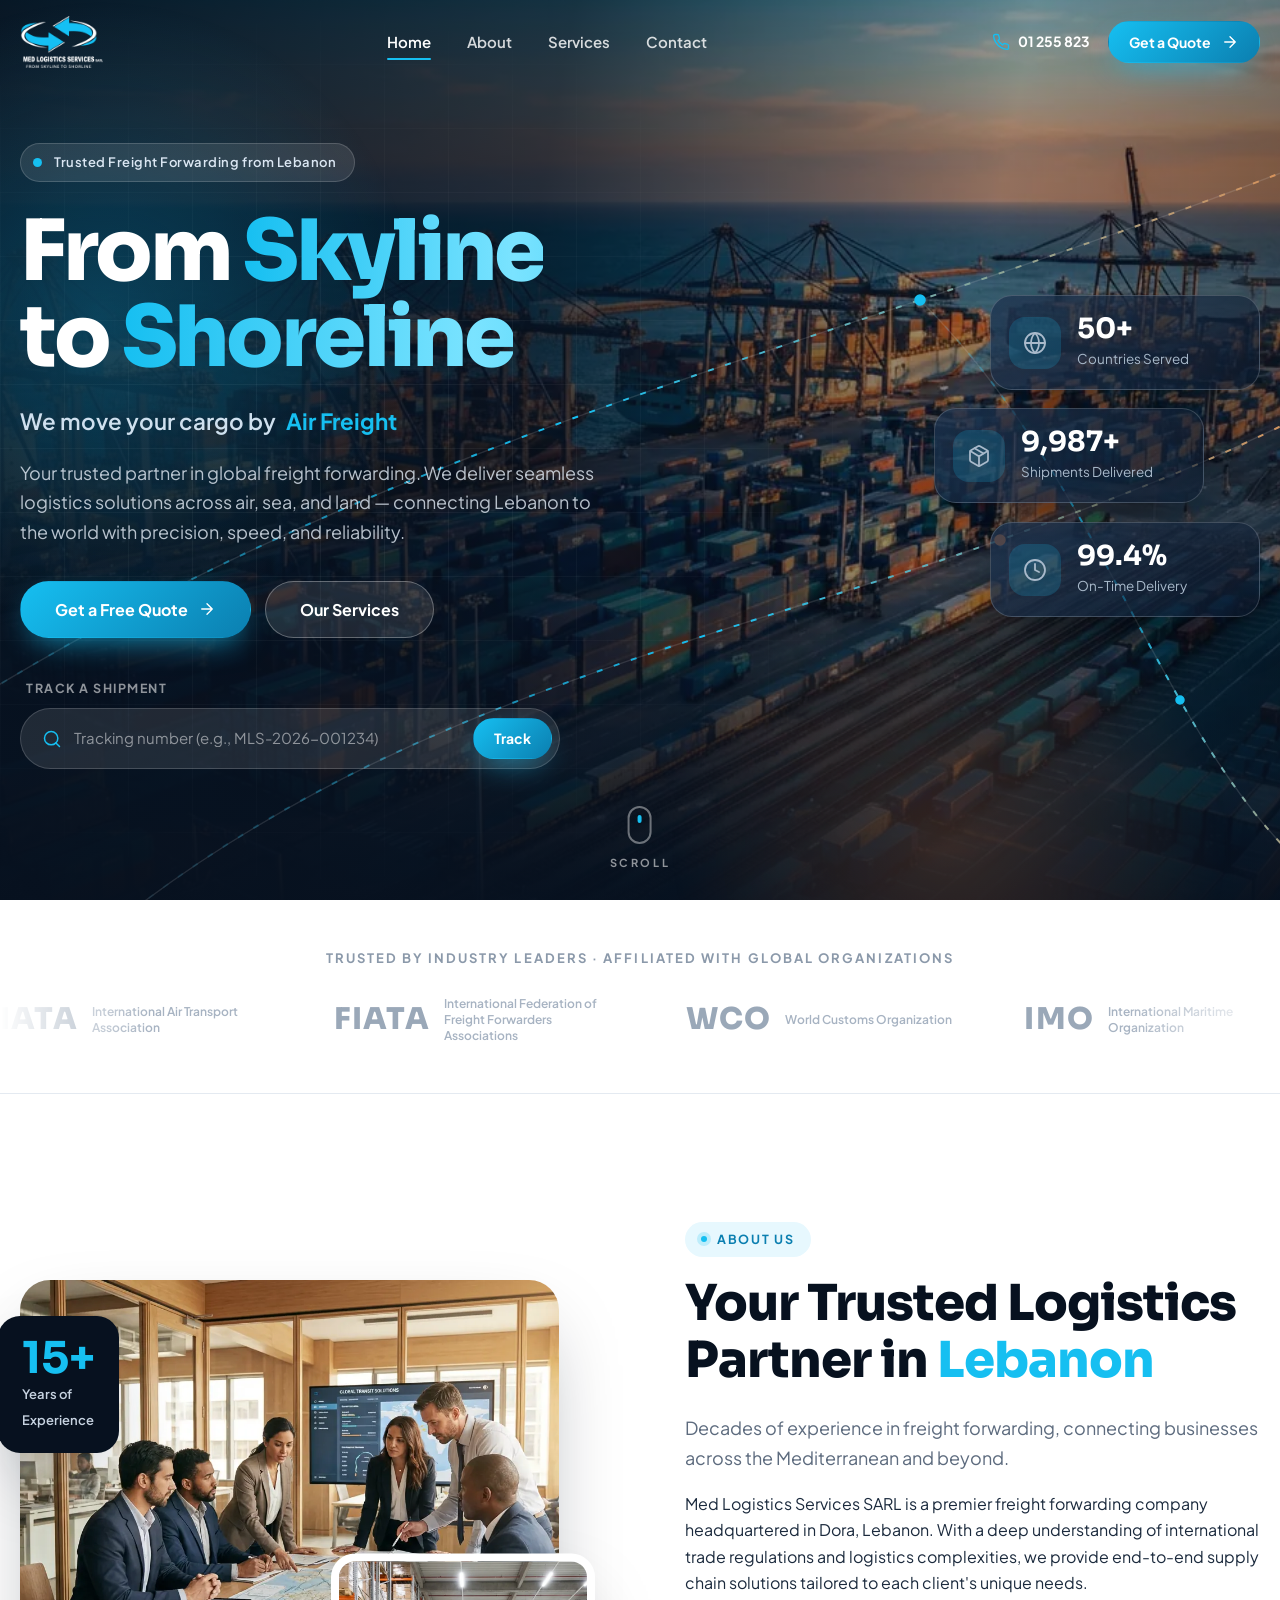
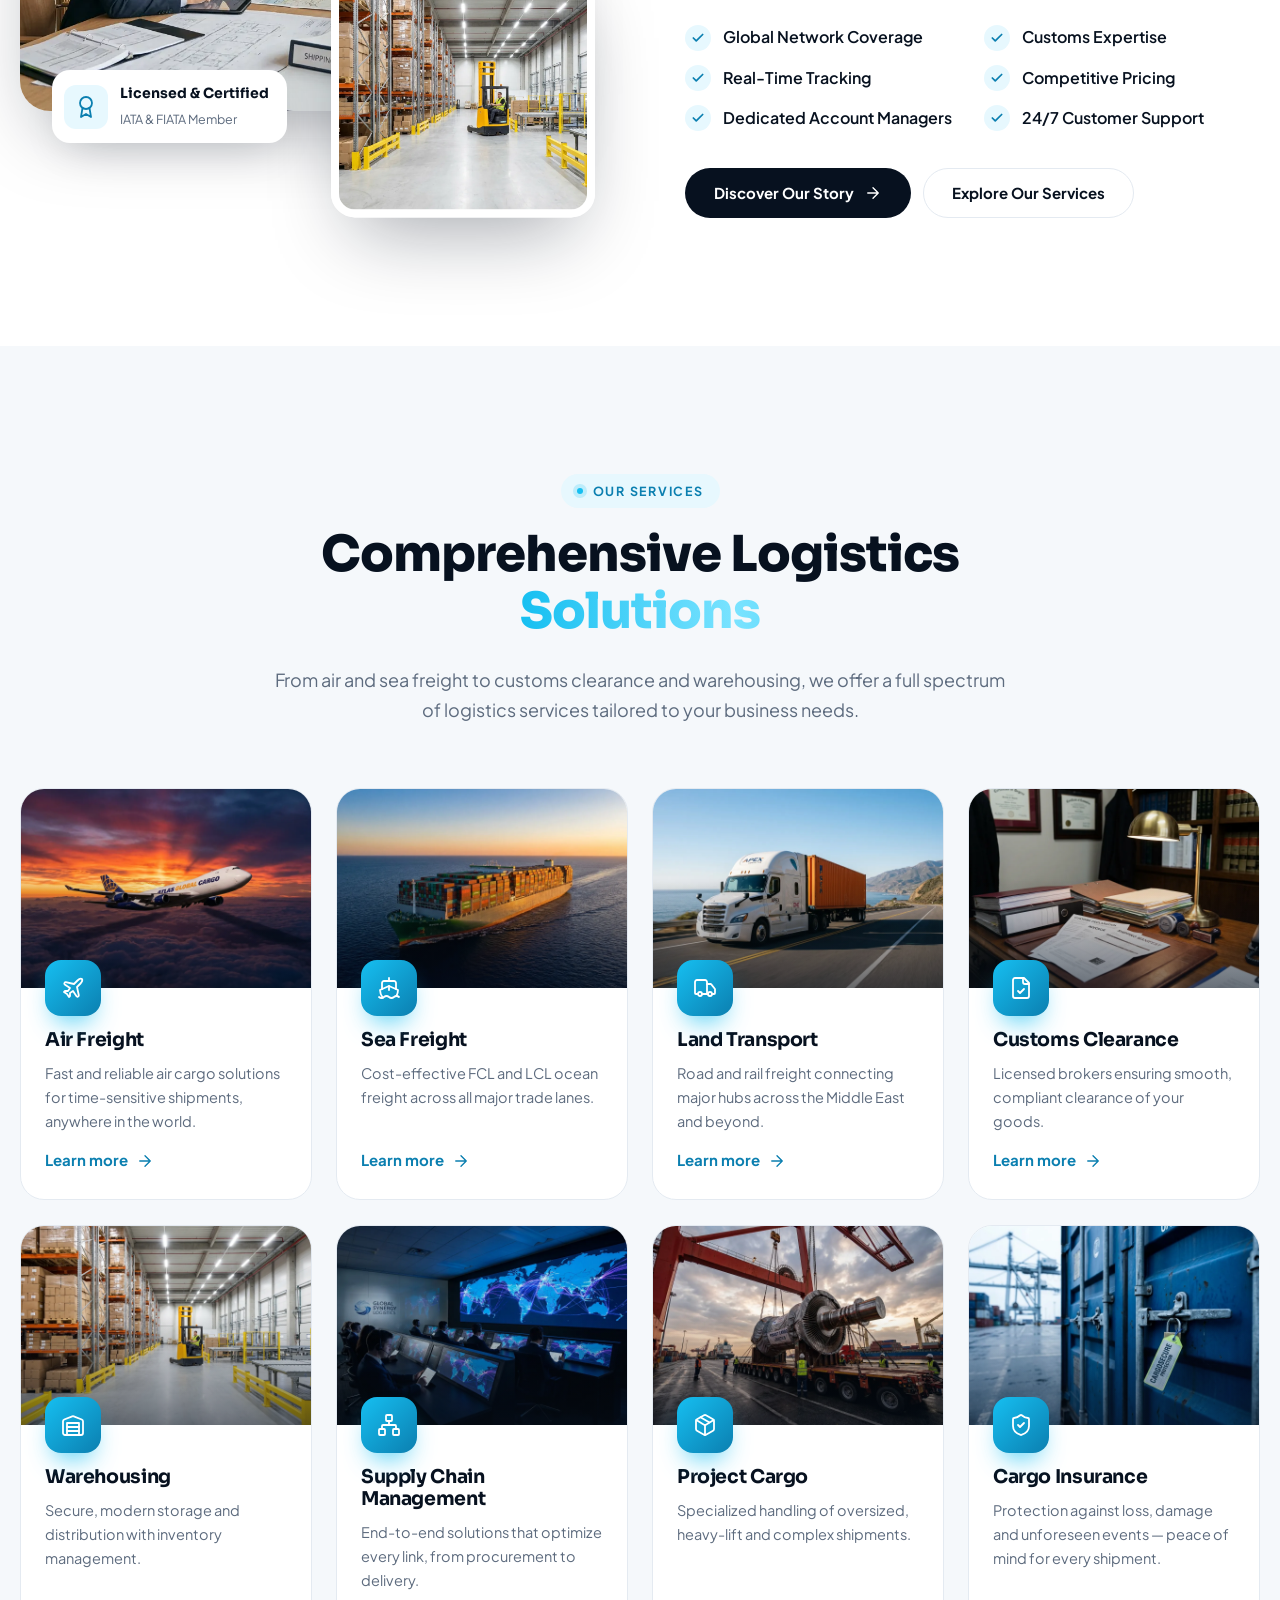
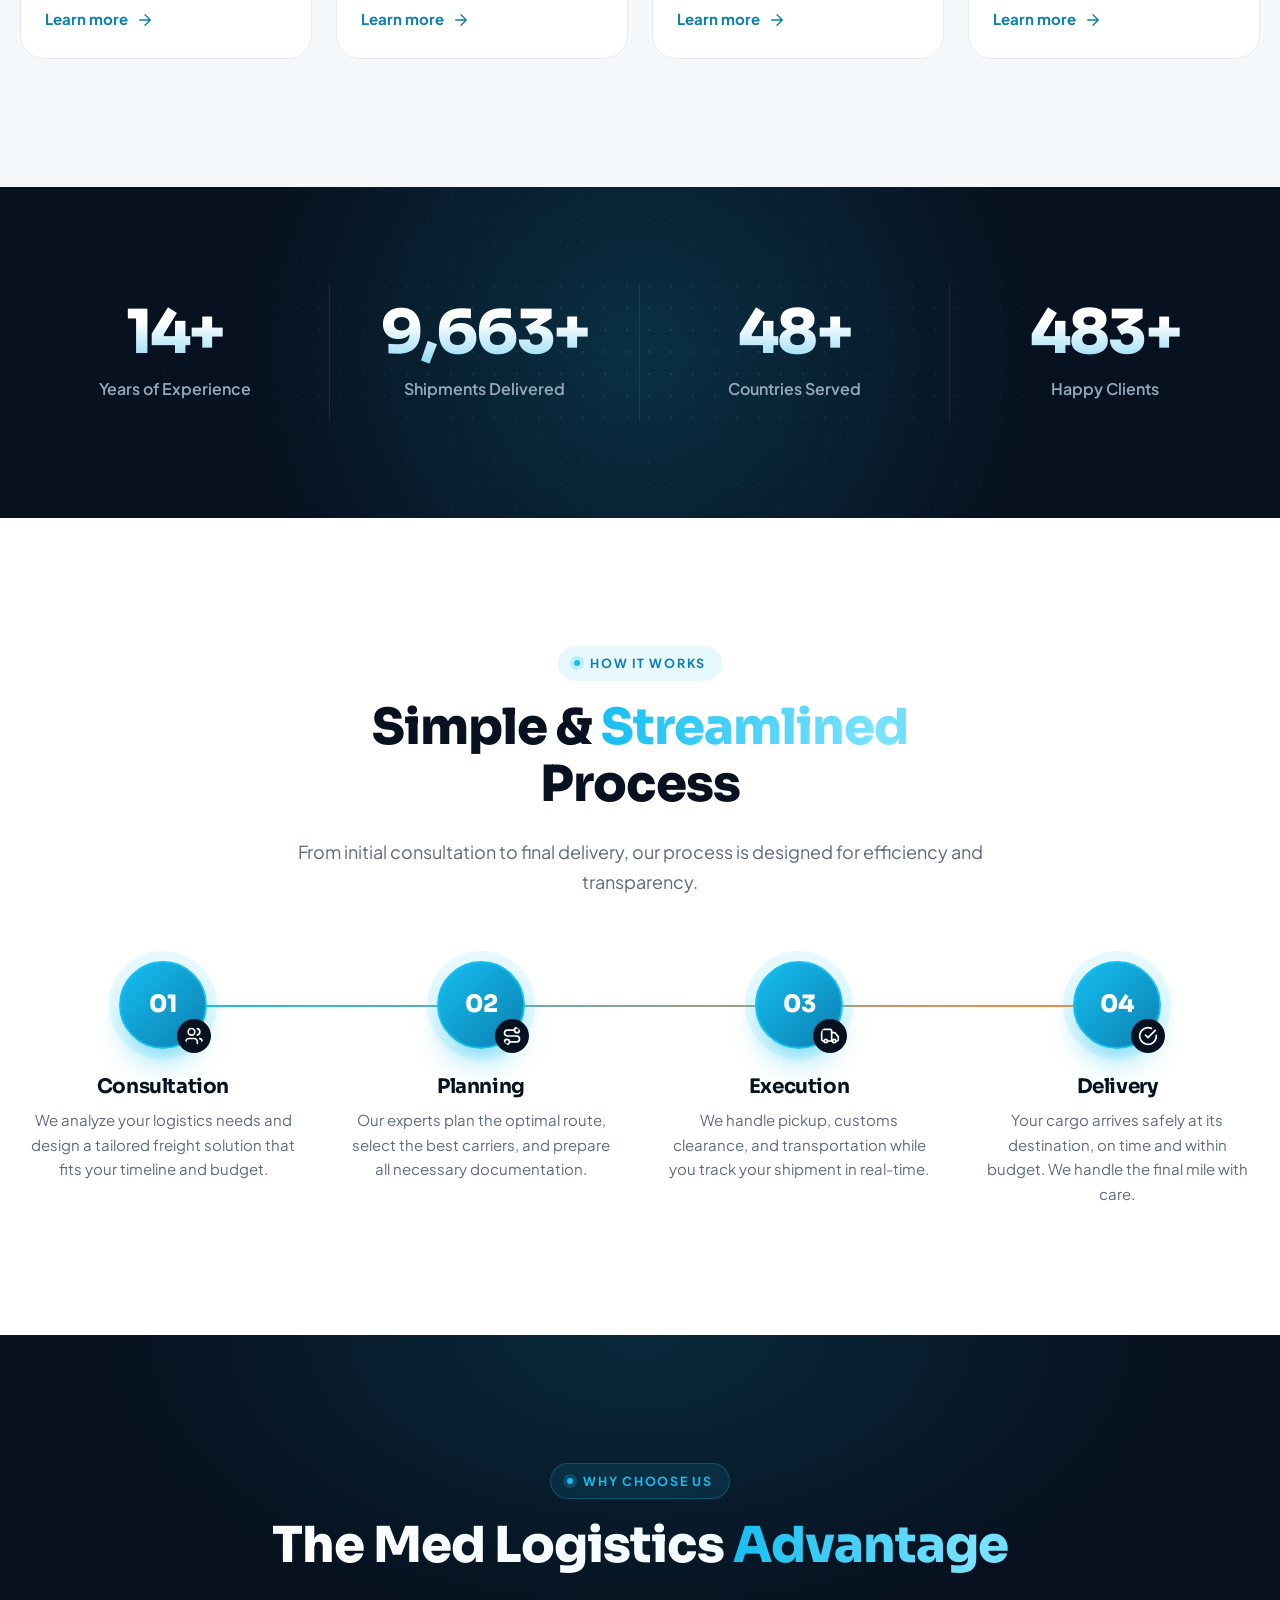
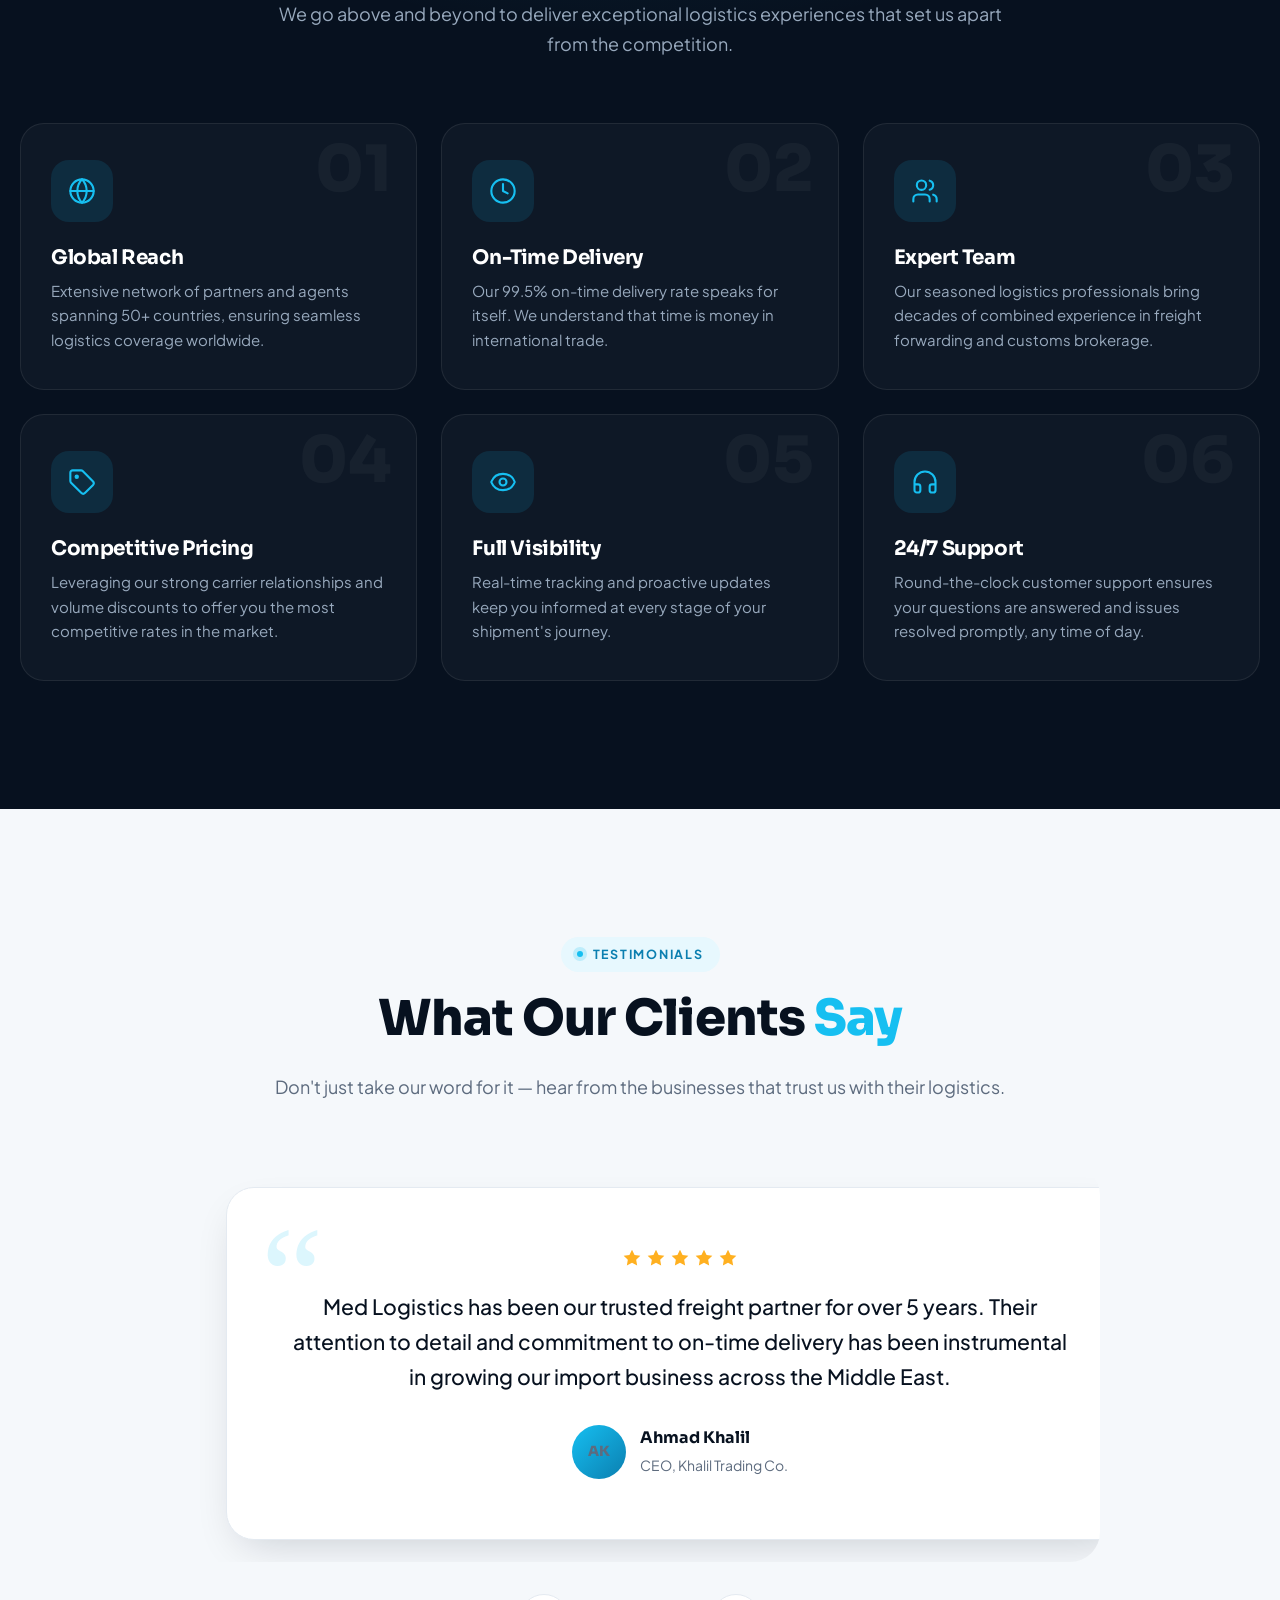
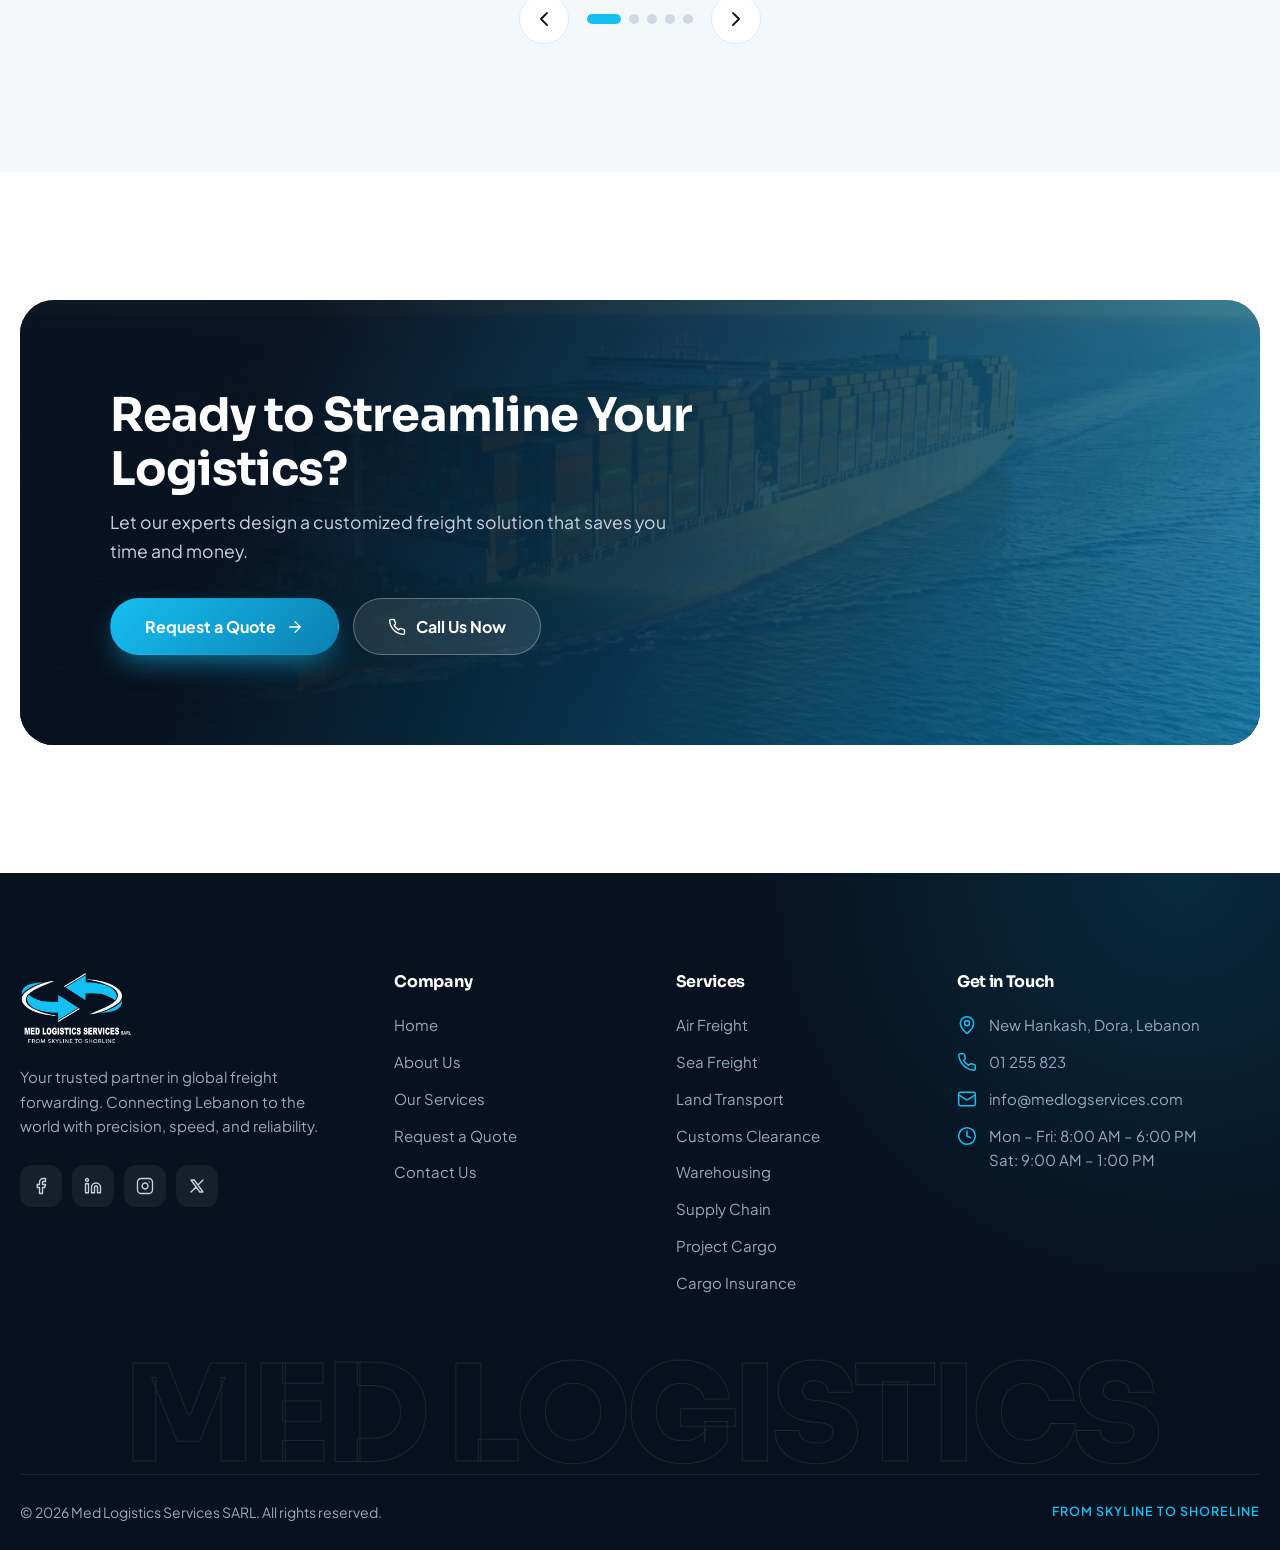
<file: index.html>
<!DOCTYPE html>
<html lang="en">
  <head>
    <meta charset="UTF-8" />
    <meta name="viewport" content="width=device-width, initial-scale=1.0" />
    <title>Med Logistics Services SARL | From Skyline to Shoreline | Freight Forwarding Lebanon</title>
    <meta name="description" content="Med Logistics Services SARL - Your trusted freight forwarding partner in Lebanon. Air freight, sea freight, land transport, customs clearance, warehousing, and supply chain management. From Skyline to Shoreline." />
    <meta name="keywords" content="freight forwarding, logistics, Lebanon, Dora, air freight, sea freight, land transport, customs clearance, warehousing, supply chain, Med Logistics Services" />
    <meta name="author" content="Med Logistics Services SARL" />
    <meta name="robots" content="index, follow" />
    <link rel="canonical" href="https://medlogservices.com" />
    <link rel="icon" type="image/x-icon" href="favico.ico" />
    <meta name="theme-color" content="#07111f" />

    <meta property="og:title" content="Med Logistics Services SARL | Freight Forwarding Lebanon" />
    <meta property="og:description" content="Your trusted partner in global freight forwarding. Air, sea, and land logistics solutions connecting Lebanon to the world." />
    <meta property="og:type" content="website" />
    <meta property="og:url" content="https://medlogservices.com" />
    <meta property="og:image" content="/images/pic1.png" />
    <meta property="og:site_name" content="Med Logistics Services" />
    <meta property="og:locale" content="en_US" />

    <meta name="twitter:card" content="summary_large_image" />
    <meta name="twitter:title" content="Med Logistics Services SARL | Freight Forwarding Lebanon" />
    <meta name="twitter:description" content="Your trusted partner in global freight forwarding. From Skyline to Shoreline." />
    <meta name="twitter:image" content="/images/pic1.png" />

    <!-- Structured Data -->
    <script type="application/ld+json">
    {
      "@context": "https://schema.org",
      "@type": "Organization",
      "name": "Med Logistics Services SARL",
      "url": "https://medlogservices.com",
      "logo": "/images/logo-med.png",
      "description": "Premier freight forwarding company based in Lebanon offering air, sea, and land logistics solutions.",
      "address": {
        "@type": "PostalAddress",
        "streetAddress": "New Hankash, Dora",
        "addressLocality": "Dora",
        "addressCountry": "LB"
      },
      "telephone": "+961-1-255-823",
      "email": "info@medlogservices.com",
      "sameAs": [],
      "contactPoint": {
        "@type": "ContactPoint",
        "telephone": "+961-1-255-823",
        "contactType": "customer service",
        "email": "info@medlogservices.com"
      }
    }
    </script>
    <link rel="preconnect" href="https://fonts.googleapis.com" />
    <link rel="preconnect" href="https://fonts.gstatic.com" crossorigin />
    <link rel="stylesheet" href="https://fonts.googleapis.com/css2?family=Plus+Jakarta+Sans:wght@400;500;600;700&family=Sora:wght@600;700;800&display=swap" />
    <link rel="preload" as="image" href="images/pic1.webp" type="image/webp" />
    <link rel="stylesheet" href="css/style.css" />
    <script>document.documentElement.classList.add('js');</script>
    <script src="js/main.js" defer></script>
  </head>

  <body data-page="home">
    <main id="main">
      <!-- Hero -->
      <section class="hero" id="home">
        <div class="hero-media" data-depth="-12">
          <img src="images/pic1.webp" alt="" width="1584" height="672" fetchpriority="high" />
        </div>
        <div class="hero-overlay"></div>
        <div class="hero-grid"></div>
        <div class="hero-orb hero-orb--1"></div>
        <div class="hero-orb hero-orb--2"></div>

        <svg class="hero-routes" viewBox="0 0 1440 900" preserveAspectRatio="xMidYMid slice" aria-hidden="true">
          <defs>
            <linearGradient id="routeGrad" x1="0" x2="1" y1="0" y2="0">
              <stop offset="0" stop-color="#16bff1" stop-opacity="0" />
              <stop offset=".45" stop-color="#16bff1" />
              <stop offset="1" stop-color="#ff8a3d" />
            </linearGradient>
          </defs>
          <path id="route1" class="route-base" d="M-40 760 C 320 520, 640 420, 1000 300 S 1360 170, 1500 120" />
          <path class="route-flow" d="M-40 760 C 320 520, 640 420, 1000 300 S 1360 170, 1500 120" />
          <path id="route2" class="route-base" d="M200 920 C 480 700, 800 640, 1080 540 S 1360 420, 1500 360" />
          <path class="route-flow" d="M200 920 C 480 700, 800 640, 1080 540 S 1360 420, 1500 360" />
          <path id="route3" class="route-base" d="M1000 300 C 1120 420, 1180 560, 1260 700 S 1380 860, 1460 940" />
          <path class="route-flow" d="M1000 300 C 1120 420, 1180 560, 1260 700 S 1380 860, 1460 940" />
          <g class="node" transform="translate(1000 300)"><circle r="5" /><circle r="5" class="ring" /></g>
          <g class="node node--accent" transform="translate(1080 540)"><circle r="5" /><circle r="5" class="ring" /></g>
          <g class="node" transform="translate(1260 700)"><circle r="4" /><circle r="4" class="ring" /></g>
        </svg>

        <div class="container hero-inner">
          <div>
            <span class="hero-badge intro" style="--d:.1s"><span class="pulse-dot"></span>Trusted Freight Forwarding from Lebanon</span>
            <h1>
              <span class="split-line"><span style="--d:.25s">From <span class="text-grad">Skyline</span></span></span>
              <span class="split-line"><span style="--d:.4s">to <span class="text-grad">Shoreline</span></span></span>
            </h1>
            <p class="hero-rotator intro" style="--d:.7s">
              <span>We move your cargo by</span>
              <span class="rotator" data-rotator aria-hidden="true">
                <span>Air Freight</span><span>Sea Freight</span><span>Land Transport</span><span>Multimodal Routes</span>
              </span>
              <span class="sr-only">air, sea, land and multimodal routes</span>
            </p>
            <p class="lead intro" style="--d:.85s">Your trusted partner in global freight forwarding. We deliver seamless logistics solutions across air, sea, and land — connecting Lebanon to the world with precision, speed, and reliability.</p>
            <div class="hero-actions intro" style="--d:1s">
              <a class="btn btn-primary btn-lg" href="quote.html">Get a Free Quote <svg class="i i-arrow" aria-hidden="true"><use href="#i-arrow-right" /></svg></a>
              <a class="btn btn-ghost btn-lg" href="services.html">Our Services</a>
            </div>
            <div class="intro" style="--d:1.15s">
              <p class="track-label">Track a shipment</p>
              <form class="track-form" data-track>
                <svg class="i" aria-hidden="true"><use href="#i-search" /></svg>
                <label class="sr-only" for="track-no">Tracking number</label>
                <input id="track-no" type="text" maxlength="60" placeholder="Tracking number (e.g., MLS-2026-001234)" autocomplete="off" />
                <button class="btn btn-primary btn-sm" type="submit">Track</button>
              </form>
            </div>
          </div>

          <div class="hero-cards" data-depth="26">
            <div class="intro" style="--d:.9s">
              <div class="glass-card">
                <span class="glass-icon"><svg class="i" aria-hidden="true"><use href="#i-globe" /></svg></span>
                <div><strong data-count="50" data-suffix="+">50+</strong><span>Countries Served</span></div>
              </div>
            </div>
            <div class="intro" style="--d:1.05s">
              <div class="glass-card" style="--fd:-2s">
                <span class="glass-icon"><svg class="i" aria-hidden="true"><use href="#i-package" /></svg></span>
                <div><strong data-count="10000" data-suffix="+">10,000+</strong><span>Shipments Delivered</span></div>
              </div>
            </div>
            <div class="intro" style="--d:1.2s">
              <div class="glass-card" style="--fd:-4s">
                <span class="glass-icon"><svg class="i" aria-hidden="true"><use href="#i-clock" /></svg></span>
                <div><strong data-count="99.5" data-decimals="1" data-suffix="%">99.5%</strong><span>On-Time Delivery</span></div>
              </div>
            </div>
          </div>
        </div>

        <a class="scroll-cue" href="#partners" aria-label="Scroll to content"><span class="mouse"></span>Scroll</a>
      </section>

      <!-- Affiliations -->
      <section class="partners" id="partners" aria-label="Affiliations">
        <div class="container"><p class="partners-title">Trusted by industry leaders · Affiliated with global organizations</p></div>
        <div class="marquee">
          <div class="marquee-track">
            <div class="partner"><b>IATA</b><small>International Air Transport Association</small></div>
            <div class="partner"><b>FIATA</b><small>International Federation of Freight Forwarders Associations</small></div>
            <div class="partner"><b>WCO</b><small>World Customs Organization</small></div>
            <div class="partner"><b>IMO</b><small>International Maritime Organization</small></div>
            <div class="partner"><b>ICC</b><small>International Chamber of Commerce</small></div>
            <div class="partner"><b>BSEC</b><small>Black Sea Economic Cooperation</small></div>
          </div>
        </div>
      </section>

      <!-- About teaser -->
      <section class="section">
        <div class="container split">
          <div class="media-stack" data-reveal="left">
            <div class="media-main"><img src="images/pic8.webp" alt="Med Logistics Services operations" width="1376" height="768" loading="lazy" /></div>
            <div class="media-sub" data-parallax="-0.08"><img src="images/pic6.webp" alt="" width="1264" height="848" loading="lazy" /></div>
            <div class="exp-badge"><strong data-count="15" data-suffix="+">15+</strong><span>Years of<br />Experience</span></div>
            <div class="cert-badge">
              <span class="glass-icon"><svg class="i" aria-hidden="true"><use href="#i-award" /></svg></span>
              <div><strong>Licensed &amp; Certified</strong><span>IATA &amp; FIATA Member</span></div>
            </div>
          </div>
          <div data-reveal="right">
            <span class="eyebrow">About Us</span>
            <h2 class="h2">Your Trusted Logistics Partner in <span class="text-accent">Lebanon</span></h2>
            <p class="lead">Decades of experience in freight forwarding, connecting businesses across the Mediterranean and beyond.</p>
            <p>Med Logistics Services SARL is a premier freight forwarding company headquartered in Dora, Lebanon. With a deep understanding of international trade regulations and logistics complexities, we provide end-to-end supply chain solutions tailored to each client's unique needs.</p>
            <ul class="checklist">
              <li><span class="tick"><svg class="i" aria-hidden="true"><use href="#i-check" /></svg></span>Global Network Coverage</li>
              <li><span class="tick"><svg class="i" aria-hidden="true"><use href="#i-check" /></svg></span>Customs Expertise</li>
              <li><span class="tick"><svg class="i" aria-hidden="true"><use href="#i-check" /></svg></span>Real-Time Tracking</li>
              <li><span class="tick"><svg class="i" aria-hidden="true"><use href="#i-check" /></svg></span>Competitive Pricing</li>
              <li><span class="tick"><svg class="i" aria-hidden="true"><use href="#i-check" /></svg></span>Dedicated Account Managers</li>
              <li><span class="tick"><svg class="i" aria-hidden="true"><use href="#i-check" /></svg></span>24/7 Customer Support</li>
            </ul>
            <div class="row-actions">
              <a class="btn btn-dark" href="about.html">Discover Our Story <svg class="i i-arrow" aria-hidden="true"><use href="#i-arrow-right" /></svg></a>
              <a class="btn btn-outline" href="services.html">Explore Our Services</a>
            </div>
          </div>
        </div>
      </section>

      <!-- Services -->
      <section class="section section--alt">
        <div class="container">
          <div class="section-head" data-reveal>
            <span class="eyebrow">Our Services</span>
            <h2>Comprehensive Logistics <span class="text-grad">Solutions</span></h2>
            <p class="lead">From air and sea freight to customs clearance and warehousing, we offer a full spectrum of logistics services tailored to your business needs.</p>
          </div>
          <div class="services-grid" data-stagger=".08">
            <div data-reveal>
              <a class="service-card spot" href="services.html#air" data-tilt>
                <div class="thumb"><img src="images/pic2.webp" alt="" width="1264" height="848" loading="lazy" /></div>
                <div class="body">
                  <span class="s-icon"><svg class="i" aria-hidden="true"><use href="#i-plane" /></svg></span>
                  <h3>Air Freight</h3>
                  <p>Fast and reliable air cargo solutions for time-sensitive shipments, anywhere in the world.</p>
                  <span class="link-arrow">Learn more <svg class="i" aria-hidden="true"><use href="#i-arrow-right" /></svg></span>
                </div>
              </a>
            </div>
            <div data-reveal>
              <a class="service-card spot" href="services.html#sea" data-tilt>
                <div class="thumb"><img src="images/pic3.webp" alt="" width="1264" height="848" loading="lazy" /></div>
                <div class="body">
                  <span class="s-icon"><svg class="i" aria-hidden="true"><use href="#i-ship" /></svg></span>
                  <h3>Sea Freight</h3>
                  <p>Cost-effective FCL and LCL ocean freight across all major trade lanes.</p>
                  <span class="link-arrow">Learn more <svg class="i" aria-hidden="true"><use href="#i-arrow-right" /></svg></span>
                </div>
              </a>
            </div>
            <div data-reveal>
              <a class="service-card spot" href="services.html#land" data-tilt>
                <div class="thumb"><img src="images/pic4.webp" alt="" width="1264" height="848" loading="lazy" /></div>
                <div class="body">
                  <span class="s-icon"><svg class="i" aria-hidden="true"><use href="#i-truck" /></svg></span>
                  <h3>Land Transport</h3>
                  <p>Road and rail freight connecting major hubs across the Middle East and beyond.</p>
                  <span class="link-arrow">Learn more <svg class="i" aria-hidden="true"><use href="#i-arrow-right" /></svg></span>
                </div>
              </a>
            </div>
            <div data-reveal>
              <a class="service-card spot" href="services.html#customs" data-tilt>
                <div class="thumb"><img src="images/pic5.webp" alt="" width="1264" height="848" loading="lazy" /></div>
                <div class="body">
                  <span class="s-icon"><svg class="i" aria-hidden="true"><use href="#i-customs" /></svg></span>
                  <h3>Customs Clearance</h3>
                  <p>Licensed brokers ensuring smooth, compliant clearance of your goods.</p>
                  <span class="link-arrow">Learn more <svg class="i" aria-hidden="true"><use href="#i-arrow-right" /></svg></span>
                </div>
              </a>
            </div>
            <div data-reveal>
              <a class="service-card spot" href="services.html#warehouse" data-tilt>
                <div class="thumb"><img src="images/pic6.webp" alt="" width="1264" height="848" loading="lazy" /></div>
                <div class="body">
                  <span class="s-icon"><svg class="i" aria-hidden="true"><use href="#i-warehouse" /></svg></span>
                  <h3>Warehousing</h3>
                  <p>Secure, modern storage and distribution with inventory management.</p>
                  <span class="link-arrow">Learn more <svg class="i" aria-hidden="true"><use href="#i-arrow-right" /></svg></span>
                </div>
              </a>
            </div>
            <div data-reveal>
              <a class="service-card spot" href="services.html#supply-chain" data-tilt>
                <div class="thumb"><img src="images/pic7.webp" alt="" width="1264" height="848" loading="lazy" /></div>
                <div class="body">
                  <span class="s-icon"><svg class="i" aria-hidden="true"><use href="#i-network" /></svg></span>
                  <h3>Supply Chain Management</h3>
                  <p>End-to-end solutions that optimize every link, from procurement to delivery.</p>
                  <span class="link-arrow">Learn more <svg class="i" aria-hidden="true"><use href="#i-arrow-right" /></svg></span>
                </div>
              </a>
            </div>
            <div data-reveal>
              <a class="service-card spot" href="services.html#project-cargo" data-tilt>
                <div class="thumb"><img src="images/pic9.webp" alt="" width="1264" height="848" loading="lazy" /></div>
                <div class="body">
                  <span class="s-icon"><svg class="i" aria-hidden="true"><use href="#i-package" /></svg></span>
                  <h3>Project Cargo</h3>
                  <p>Specialized handling of oversized, heavy-lift and complex shipments.</p>
                  <span class="link-arrow">Learn more <svg class="i" aria-hidden="true"><use href="#i-arrow-right" /></svg></span>
                </div>
              </a>
            </div>
            <div data-reveal>
              <a class="service-card spot" href="services.html#insurance" data-tilt>
                <div class="thumb"><img src="images/pic10.webp" alt="" width="1264" height="848" loading="lazy" /></div>
                <div class="body">
                  <span class="s-icon"><svg class="i" aria-hidden="true"><use href="#i-shield" /></svg></span>
                  <h3>Cargo Insurance</h3>
                  <p>Protection against loss, damage and unforeseen events — peace of mind for every shipment.</p>
                  <span class="link-arrow">Learn more <svg class="i" aria-hidden="true"><use href="#i-arrow-right" /></svg></span>
                </div>
              </a>
            </div>
          </div>
        </div>
      </section>

      <!-- Stats -->
      <section class="stats-band" aria-label="Company figures">
        <div class="container stats-grid" data-stagger=".12">
          <div class="stat" data-reveal><div class="num" data-count="15" data-suffix="+">15+</div><div class="label">Years of Experience</div></div>
          <div class="stat" data-reveal><div class="num" data-count="10000" data-suffix="+">10,000+</div><div class="label">Shipments Delivered</div></div>
          <div class="stat" data-reveal><div class="num" data-count="50" data-suffix="+">50+</div><div class="label">Countries Served</div></div>
          <div class="stat" data-reveal><div class="num" data-count="500" data-suffix="+">500+</div><div class="label">Happy Clients</div></div>
        </div>
      </section>

      <!-- Process -->
      <section class="section">
        <div class="container">
          <div class="section-head" data-reveal>
            <span class="eyebrow">How It Works</span>
            <h2>Simple &amp; <span class="text-grad">Streamlined</span> Process</h2>
            <p class="lead">From initial consultation to final delivery, our process is designed for efficiency and transparency.</p>
          </div>
          <ol class="process" data-observe>
            <li class="process-line" aria-hidden="true"><span></span></li>
            <li class="step" style="--i:0">
              <div class="step-num">01<svg class="i" aria-hidden="true"><use href="#i-users" /></svg></div>
              <h3>Consultation</h3>
              <p>We analyze your logistics needs and design a tailored freight solution that fits your timeline and budget.</p>
            </li>
            <li class="step" style="--i:1">
              <div class="step-num">02<svg class="i" aria-hidden="true"><use href="#i-route" /></svg></div>
              <h3>Planning</h3>
              <p>Our experts plan the optimal route, select the best carriers, and prepare all necessary documentation.</p>
            </li>
            <li class="step" style="--i:2">
              <div class="step-num">03<svg class="i" aria-hidden="true"><use href="#i-truck" /></svg></div>
              <h3>Execution</h3>
              <p>We handle pickup, customs clearance, and transportation while you track your shipment in real-time.</p>
            </li>
            <li class="step" style="--i:3">
              <div class="step-num">04<svg class="i" aria-hidden="true"><use href="#i-check-circle" /></svg></div>
              <h3>Delivery</h3>
              <p>Your cargo arrives safely at its destination, on time and within budget. We handle the final mile with care.</p>
            </li>
          </ol>
        </div>
      </section>

      <!-- Why us -->
      <section class="section section--dark on-dark">
        <div class="glow-top"></div>
        <div class="container">
          <div class="section-head" data-reveal>
            <span class="eyebrow">Why Choose Us</span>
            <h2>The Med Logistics <span class="text-grad">Advantage</span></h2>
            <p class="lead">We go above and beyond to deliver exceptional logistics experiences that set us apart from the competition.</p>
          </div>
          <div class="features" data-stagger=".08">
            <div class="feature spot" data-reveal>
              <span class="f-num" aria-hidden="true">01</span>
              <div class="f-icon"><svg class="i" aria-hidden="true"><use href="#i-globe" /></svg></div>
              <h3>Global Reach</h3>
              <p>Extensive network of partners and agents spanning 50+ countries, ensuring seamless logistics coverage worldwide.</p>
            </div>
            <div class="feature spot" data-reveal>
              <span class="f-num" aria-hidden="true">02</span>
              <div class="f-icon"><svg class="i" aria-hidden="true"><use href="#i-clock" /></svg></div>
              <h3>On-Time Delivery</h3>
              <p>Our 99.5% on-time delivery rate speaks for itself. We understand that time is money in international trade.</p>
            </div>
            <div class="feature spot" data-reveal>
              <span class="f-num" aria-hidden="true">03</span>
              <div class="f-icon"><svg class="i" aria-hidden="true"><use href="#i-users" /></svg></div>
              <h3>Expert Team</h3>
              <p>Our seasoned logistics professionals bring decades of combined experience in freight forwarding and customs brokerage.</p>
            </div>
            <div class="feature spot" data-reveal>
              <span class="f-num" aria-hidden="true">04</span>
              <div class="f-icon"><svg class="i" aria-hidden="true"><use href="#i-tag" /></svg></div>
              <h3>Competitive Pricing</h3>
              <p>Leveraging our strong carrier relationships and volume discounts to offer you the most competitive rates in the market.</p>
            </div>
            <div class="feature spot" data-reveal>
              <span class="f-num" aria-hidden="true">05</span>
              <div class="f-icon"><svg class="i" aria-hidden="true"><use href="#i-eye" /></svg></div>
              <h3>Full Visibility</h3>
              <p>Real-time tracking and proactive updates keep you informed at every stage of your shipment's journey.</p>
            </div>
            <div class="feature spot" data-reveal>
              <span class="f-num" aria-hidden="true">06</span>
              <div class="f-icon"><svg class="i" aria-hidden="true"><use href="#i-headset" /></svg></div>
              <h3>24/7 Support</h3>
              <p>Round-the-clock customer support ensures your questions are answered and issues resolved promptly, any time of day.</p>
            </div>
          </div>
        </div>
      </section>

      <!-- Testimonials -->
      <section class="section section--alt">
        <div class="container">
          <div class="section-head" data-reveal>
            <span class="eyebrow">Testimonials</span>
            <h2>What Our Clients <span class="text-accent">Say</span></h2>
            <p class="lead">Don't just take our word for it — hear from the businesses that trust us with their logistics.</p>
          </div>
          <div class="t-slider" data-slider data-reveal="zoom" aria-roledescription="carousel" aria-label="Client testimonials">
            <div class="t-viewport">
              <div class="t-track">
                <figure class="t-slide" aria-roledescription="slide">
                  <div class="t-card">
                    <span class="qmark" aria-hidden="true">&ldquo;</span>
                    <div class="stars" aria-label="5 out of 5 stars"><svg class="i"><use href="#i-star" /></svg><svg class="i"><use href="#i-star" /></svg><svg class="i"><use href="#i-star" /></svg><svg class="i"><use href="#i-star" /></svg><svg class="i"><use href="#i-star" /></svg></div>
                    <blockquote>Med Logistics has been our trusted freight partner for over 5 years. Their attention to detail and commitment to on-time delivery has been instrumental in growing our import business across the Middle East.</blockquote>
                    <figcaption class="t-author"><span class="avatar">AK</span><div><strong>Ahmad Khalil</strong><span>CEO, Khalil Trading Co.</span></div></figcaption>
                  </div>
                </figure>
                <figure class="t-slide" aria-roledescription="slide">
                  <div class="t-card">
                    <span class="qmark" aria-hidden="true">&ldquo;</span>
                    <div class="stars" aria-label="5 out of 5 stars"><svg class="i"><use href="#i-star" /></svg><svg class="i"><use href="#i-star" /></svg><svg class="i"><use href="#i-star" /></svg><svg class="i"><use href="#i-star" /></svg><svg class="i"><use href="#i-star" /></svg></div>
                    <blockquote>The customs clearance team at Med Logistics is exceptional. They navigate complex regulations with ease and have saved us countless hours and resources. Highly recommended for any business in Lebanon.</blockquote>
                    <figcaption class="t-author"><span class="avatar">MH</span><div><strong>Marie Haddad</strong><span>Supply Chain Director, Haddad Industries</span></div></figcaption>
                  </div>
                </figure>
                <figure class="t-slide" aria-roledescription="slide">
                  <div class="t-card">
                    <span class="qmark" aria-hidden="true">&ldquo;</span>
                    <div class="stars" aria-label="5 out of 5 stars"><svg class="i"><use href="#i-star" /></svg><svg class="i"><use href="#i-star" /></svg><svg class="i"><use href="#i-star" /></svg><svg class="i"><use href="#i-star" /></svg><svg class="i"><use href="#i-star" /></svg></div>
                    <blockquote>From sea freight to warehousing, Med Logistics handles our entire supply chain seamlessly. Their competitive pricing and professional service make them the best logistics partner in the region.</blockquote>
                    <figcaption class="t-author"><span class="avatar">FN</span><div><strong>Fadi Nassar</strong><span>Operations Manager, Nassar Exports</span></div></figcaption>
                  </div>
                </figure>
                <figure class="t-slide" aria-roledescription="slide">
                  <div class="t-card">
                    <span class="qmark" aria-hidden="true">&ldquo;</span>
                    <div class="stars" aria-label="5 out of 5 stars"><svg class="i"><use href="#i-star" /></svg><svg class="i"><use href="#i-star" /></svg><svg class="i"><use href="#i-star" /></svg><svg class="i"><use href="#i-star" /></svg><svg class="i"><use href="#i-star" /></svg></div>
                    <blockquote>We switched to Med Logistics two years ago and haven't looked back. Their real-time tracking and proactive communication give us complete visibility over our shipments at all times.</blockquote>
                    <figcaption class="t-author"><span class="avatar">RS</span><div><strong>Rania Sarkis</strong><span>Procurement Head, Sarkis Group</span></div></figcaption>
                  </div>
                </figure>
                <figure class="t-slide" aria-roledescription="slide">
                  <div class="t-card">
                    <span class="qmark" aria-hidden="true">&ldquo;</span>
                    <div class="stars" aria-label="5 out of 5 stars"><svg class="i"><use href="#i-star" /></svg><svg class="i"><use href="#i-star" /></svg><svg class="i"><use href="#i-star" /></svg><svg class="i"><use href="#i-star" /></svg><svg class="i"><use href="#i-star" /></svg></div>
                    <blockquote>The project cargo team handled our oversized industrial equipment shipment flawlessly. Their engineering support and route planning expertise are truly world-class.</blockquote>
                    <figcaption class="t-author"><span class="avatar">GM</span><div><strong>Georges Mouawad</strong><span>Managing Director, Mouawad Imports</span></div></figcaption>
                  </div>
                </figure>
              </div>
            </div>
            <div class="t-controls">
              <button class="t-btn" type="button" data-prev aria-label="Previous testimonial"><svg class="i" aria-hidden="true"><use href="#i-chevron-left" /></svg></button>
              <div class="t-dots"></div>
              <button class="t-btn" type="button" data-next aria-label="Next testimonial"><svg class="i" aria-hidden="true"><use href="#i-chevron-right" /></svg></button>
            </div>
          </div>
        </div>
      </section>

      <!-- CTA -->
      <section class="section">
        <div class="container">
          <div class="cta" data-reveal="zoom">
            <div class="cta-bg" data-parallax="0.12"><img src="images/pic3.webp" alt="" width="1264" height="848" loading="lazy" /></div>
            <div class="cta-inner">
              <div>
                <h2>Ready to Streamline Your Logistics?</h2>
                <p>Let our experts design a customized freight solution that saves you time and money.</p>
              </div>
              <div class="cta-actions">
                <a class="btn btn-primary btn-lg" href="quote.html">Request a Quote <svg class="i i-arrow" aria-hidden="true"><use href="#i-arrow-right" /></svg></a>
                <a class="btn btn-ghost btn-lg" href="tel:+9611255823"><svg class="i" aria-hidden="true"><use href="#i-phone" /></svg>Call Us Now</a>
              </div>
            </div>
          </div>
        </div>
      </section>
    </main>
  </body>
</html>
</file>
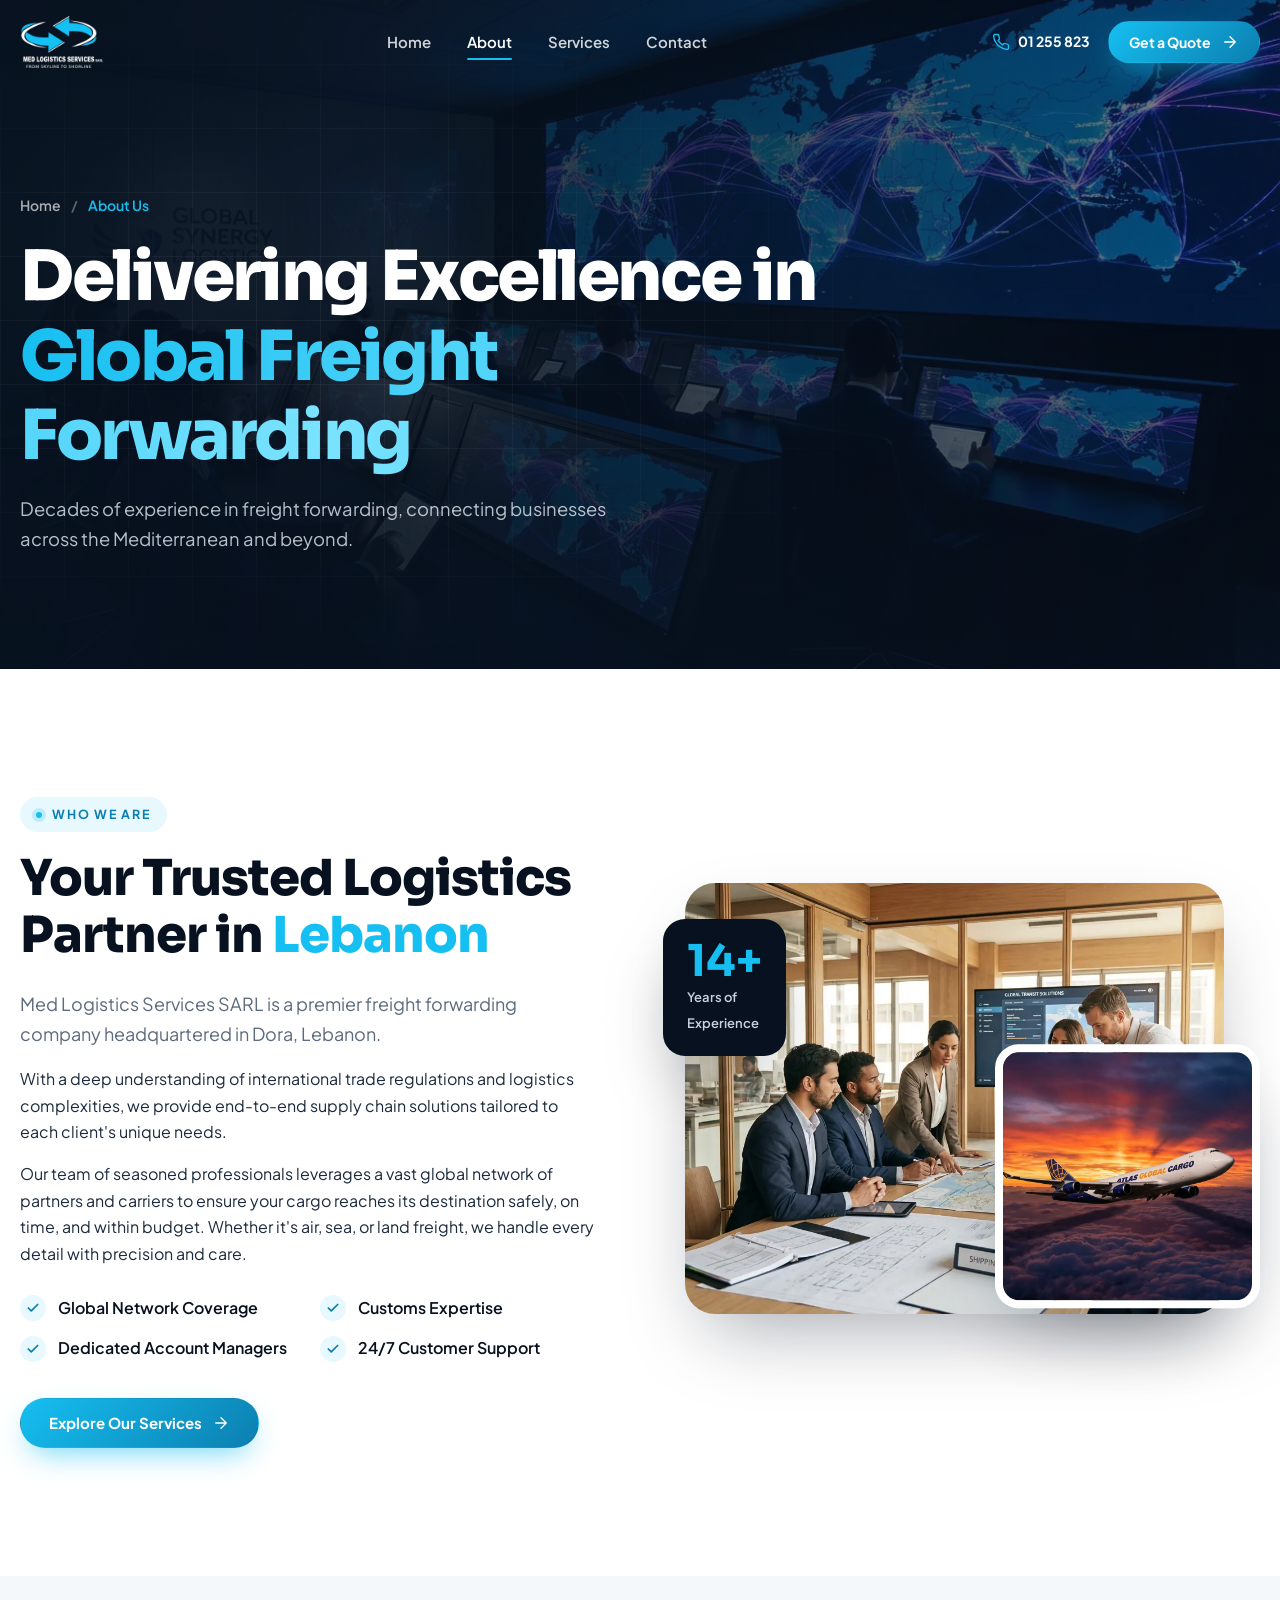
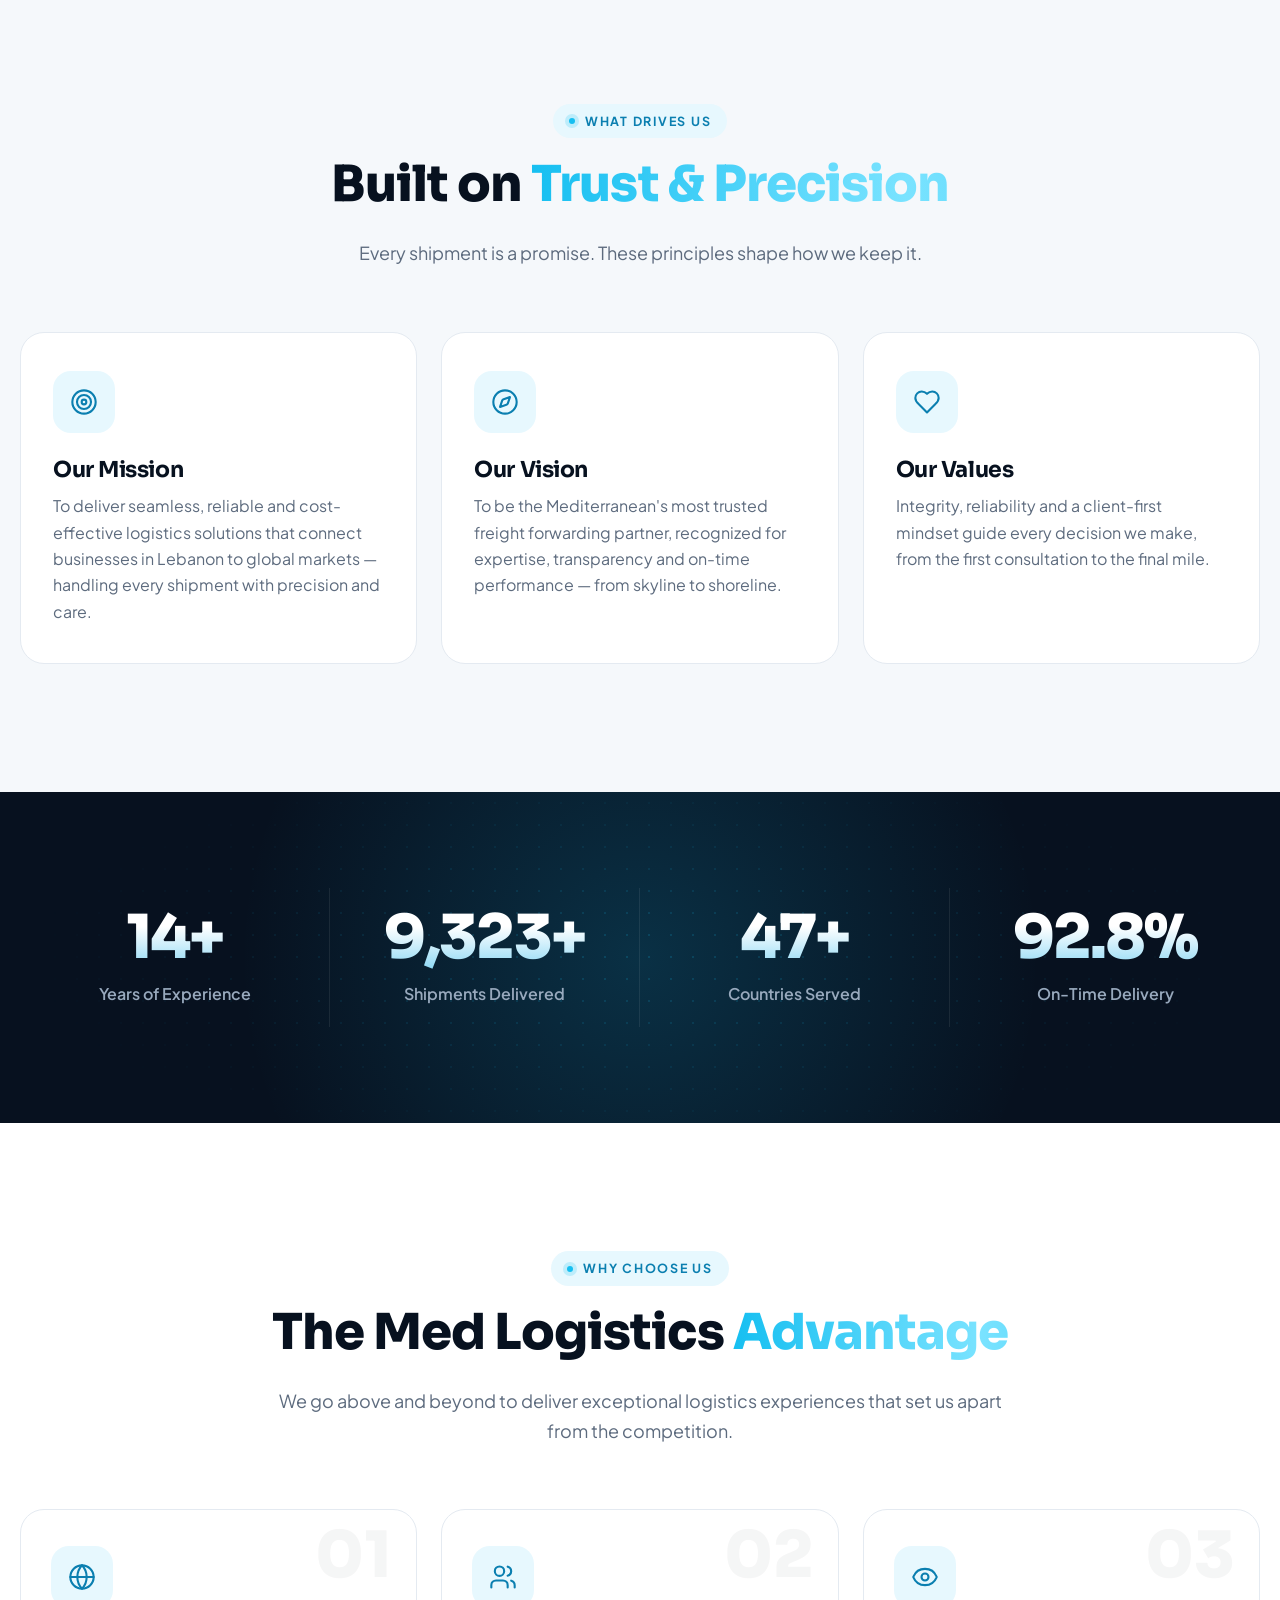
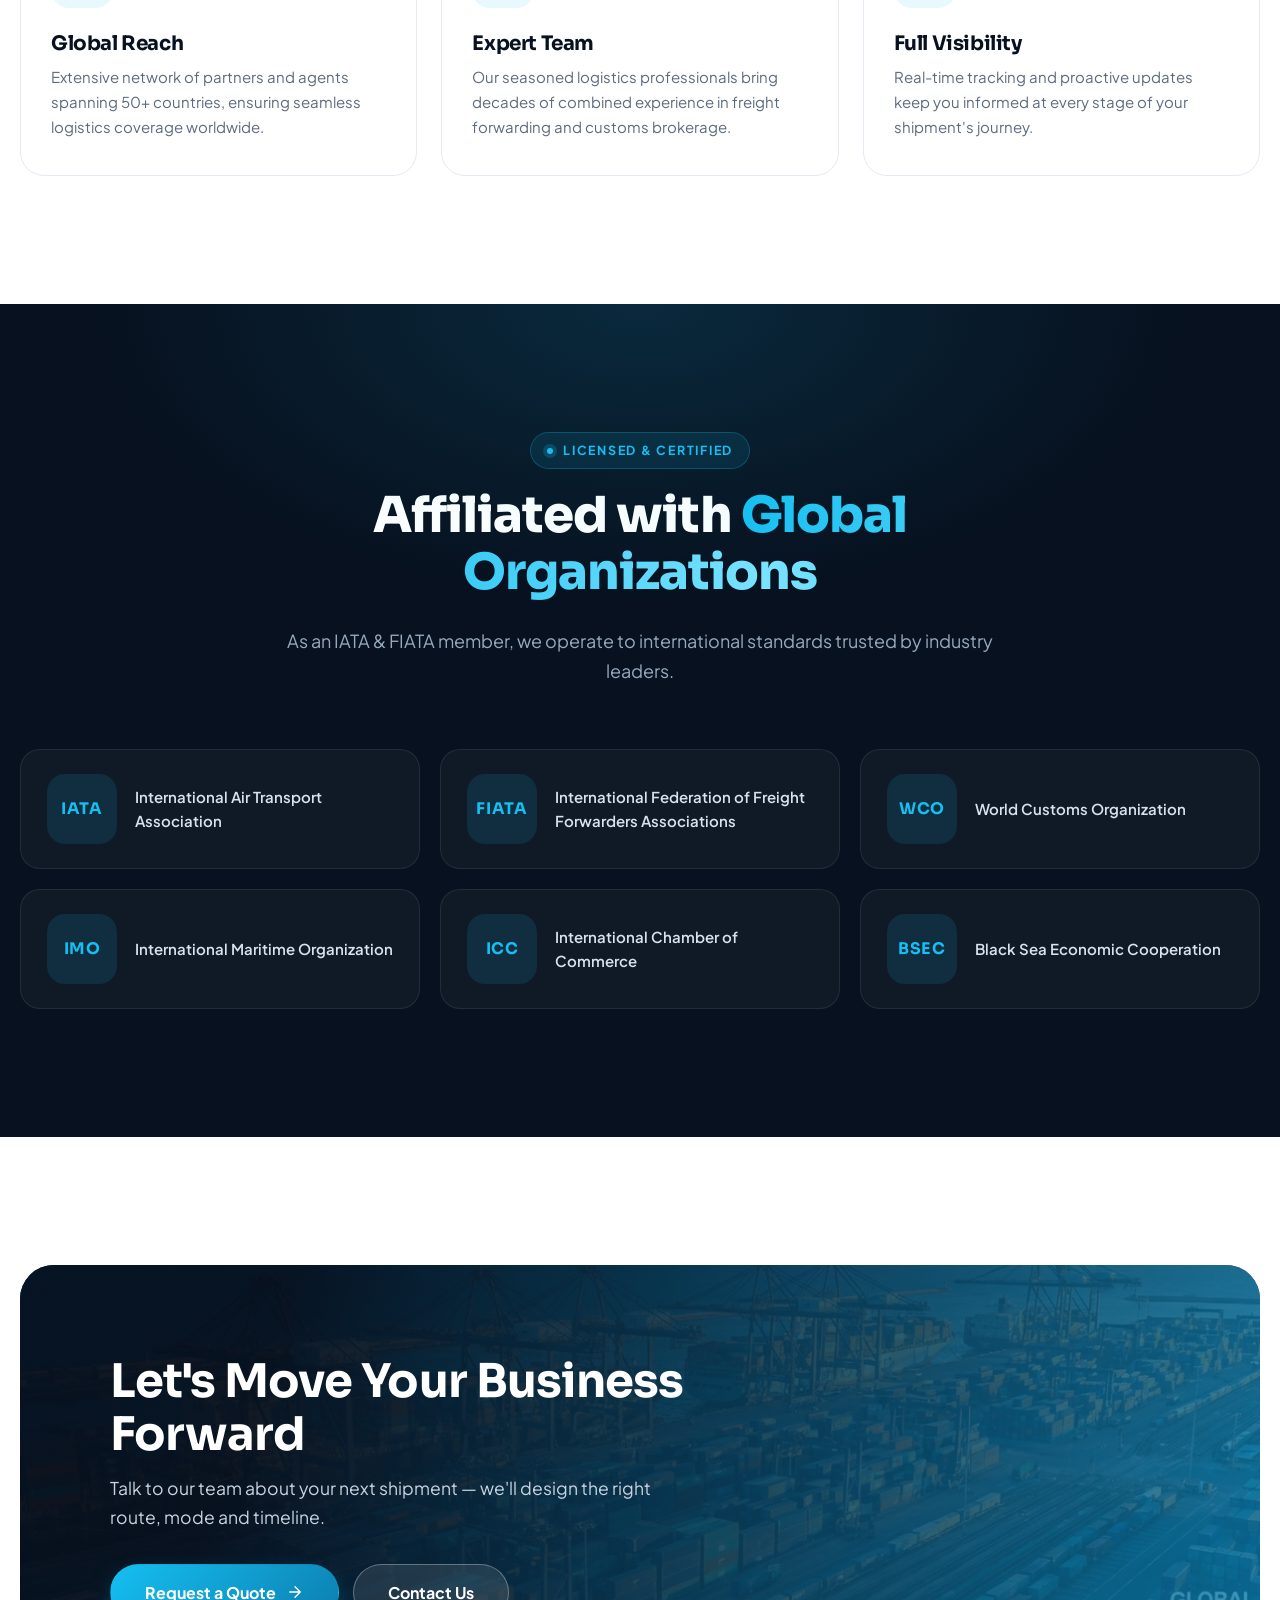
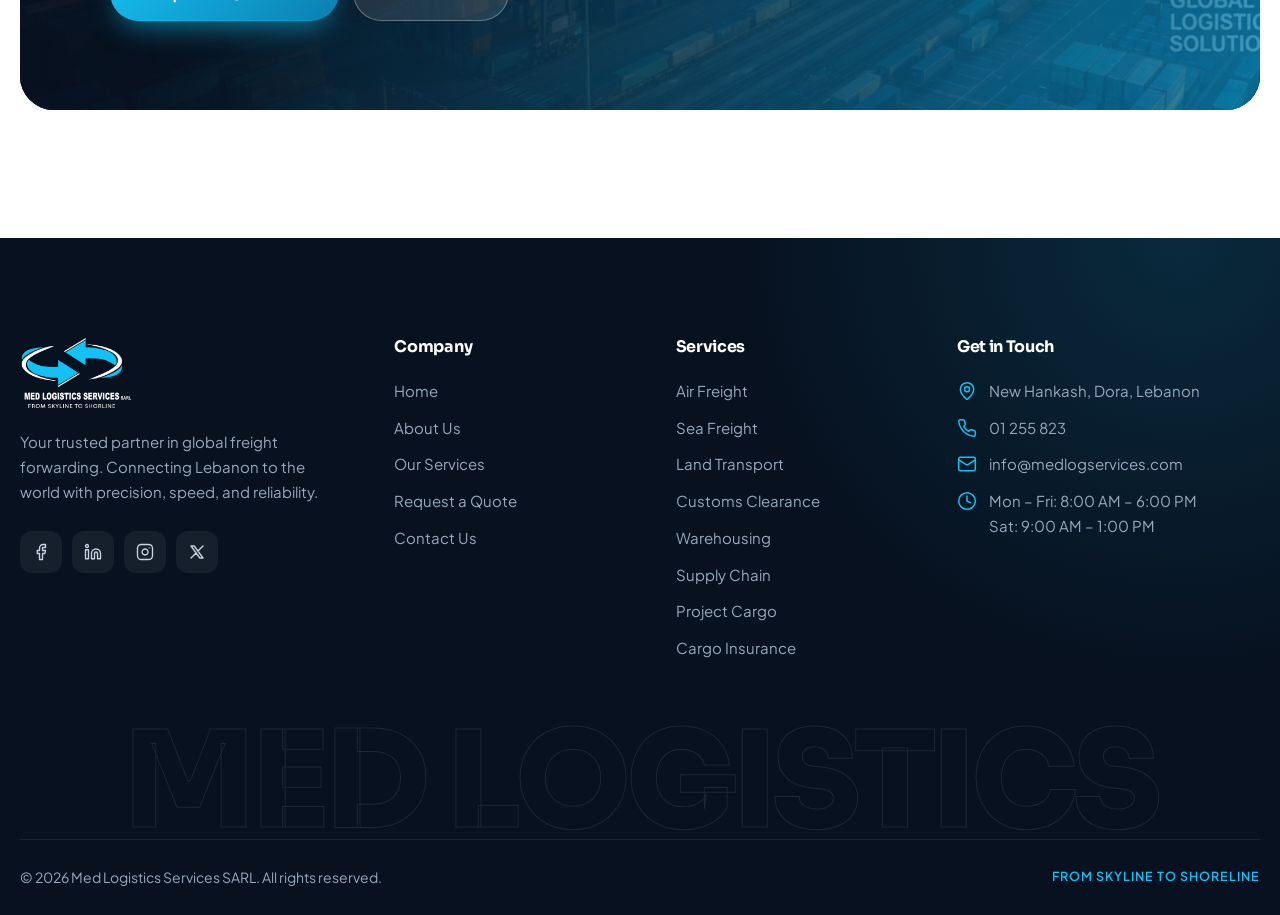
<file: about.html>
<!DOCTYPE html>
<html lang="en">
  <head>
    <meta charset="UTF-8" />
    <meta name="viewport" content="width=device-width, initial-scale=1.0" />
    <title>About Us | Med Logistics Services SARL — Freight Forwarding Lebanon</title>
    <meta name="description" content="Med Logistics Services SARL is a premier freight forwarding company headquartered in Dora, Lebanon, delivering end-to-end air, sea and land logistics solutions." />
    <meta name="robots" content="index, follow" />
    <link rel="canonical" href="https://medlogservices.com/about.html" />
    <link rel="icon" type="image/x-icon" href="favico.ico" />
    <meta name="theme-color" content="#07111f" />
    <meta property="og:title" content="About Med Logistics Services SARL" />
    <meta property="og:description" content="Delivering excellence in global freight forwarding from Lebanon to the world." />
    <meta property="og:type" content="website" />
    <meta property="og:url" content="https://medlogservices.com/about.html" />
    <meta property="og:image" content="/images/pic8.png" />
    <link rel="preconnect" href="https://fonts.googleapis.com" />
    <link rel="preconnect" href="https://fonts.gstatic.com" crossorigin />
    <link rel="stylesheet" href="https://fonts.googleapis.com/css2?family=Plus+Jakarta+Sans:wght@400;500;600;700&family=Sora:wght@600;700;800&display=swap" />
    <link rel="stylesheet" href="css/style.css" />
    <script>document.documentElement.classList.add('js');</script>
    <script src="js/main.js" defer></script>
  </head>

  <body data-page="about">
    <main id="main">
      <section class="page-hero">
        <div class="page-hero-media" data-parallax="0.2"><img src="images/pic7.webp" alt="" width="1264" height="848" fetchpriority="high" /></div>
        <div class="hero-grid"></div>
        <div class="container">
          <ol class="crumbs intro" style="--d:.1s"><li><a href="index.html">Home</a></li><li aria-current="page">About Us</li></ol>
          <h1>
            <span class="split-line"><span style="--d:.2s">Delivering Excellence in</span></span>
            <span class="split-line"><span style="--d:.35s"><span class="text-grad">Global Freight Forwarding</span></span></span>
          </h1>
          <p class="intro" style="--d:.6s">Decades of experience in freight forwarding, connecting businesses across the Mediterranean and beyond.</p>
        </div>
      </section>

      <!-- Story -->
      <section class="section">
        <div class="container split">
          <div data-reveal="left">
            <span class="eyebrow">Who We Are</span>
            <h2 class="h2">Your Trusted Logistics Partner in <span class="text-accent">Lebanon</span></h2>
            <p class="lead">Med Logistics Services SARL is a premier freight forwarding company headquartered in Dora, Lebanon.</p>
            <p>With a deep understanding of international trade regulations and logistics complexities, we provide end-to-end supply chain solutions tailored to each client's unique needs.</p>
            <p>Our team of seasoned professionals leverages a vast global network of partners and carriers to ensure your cargo reaches its destination safely, on time, and within budget. Whether it's air, sea, or land freight, we handle every detail with precision and care.</p>
            <ul class="checklist">
              <li><span class="tick"><svg class="i" aria-hidden="true"><use href="#i-check" /></svg></span>Global Network Coverage</li>
              <li><span class="tick"><svg class="i" aria-hidden="true"><use href="#i-check" /></svg></span>Customs Expertise</li>
              <li><span class="tick"><svg class="i" aria-hidden="true"><use href="#i-check" /></svg></span>Dedicated Account Managers</li>
              <li><span class="tick"><svg class="i" aria-hidden="true"><use href="#i-check" /></svg></span>24/7 Customer Support</li>
            </ul>
            <a class="btn btn-primary" href="services.html">Explore Our Services <svg class="i i-arrow" aria-hidden="true"><use href="#i-arrow-right" /></svg></a>
          </div>
          <div class="media-stack" data-reveal="right">
            <div class="media-main"><img src="images/pic8.webp" alt="Med Logistics Services team" width="1376" height="768" loading="lazy" /></div>
            <div class="media-sub" data-parallax="-0.08"><img src="images/pic2.webp" alt="" width="1264" height="848" loading="lazy" /></div>
            <div class="exp-badge"><strong data-count="15" data-suffix="+">15+</strong><span>Years of<br />Experience</span></div>
          </div>
        </div>
      </section>

      <!-- Mission / Vision / Values -->
      <section class="section section--alt">
        <div class="container">
          <div class="section-head" data-reveal>
            <span class="eyebrow">What Drives Us</span>
            <h2>Built on <span class="text-grad">Trust &amp; Precision</span></h2>
            <p class="lead">Every shipment is a promise. These principles shape how we keep it.</p>
          </div>
          <div class="values" data-stagger=".12">
            <article class="value-card" data-reveal>
              <div class="f-icon"><svg class="i" aria-hidden="true"><use href="#i-target" /></svg></div>
              <h3>Our Mission</h3>
              <p>To deliver seamless, reliable and cost-effective logistics solutions that connect businesses in Lebanon to global markets — handling every shipment with precision and care.</p>
            </article>
            <article class="value-card" data-reveal>
              <div class="f-icon"><svg class="i" aria-hidden="true"><use href="#i-compass" /></svg></div>
              <h3>Our Vision</h3>
              <p>To be the Mediterranean's most trusted freight forwarding partner, recognized for expertise, transparency and on-time performance — from skyline to shoreline.</p>
            </article>
            <article class="value-card" data-reveal>
              <div class="f-icon"><svg class="i" aria-hidden="true"><use href="#i-heart" /></svg></div>
              <h3>Our Values</h3>
              <p>Integrity, reliability and a client-first mindset guide every decision we make, from the first consultation to the final mile.</p>
            </article>
          </div>
        </div>
      </section>

      <!-- Stats -->
      <section class="stats-band" aria-label="Company figures">
        <div class="container stats-grid" data-stagger=".12">
          <div class="stat" data-reveal><div class="num" data-count="15" data-suffix="+">15+</div><div class="label">Years of Experience</div></div>
          <div class="stat" data-reveal><div class="num" data-count="10000" data-suffix="+">10,000+</div><div class="label">Shipments Delivered</div></div>
          <div class="stat" data-reveal><div class="num" data-count="50" data-suffix="+">50+</div><div class="label">Countries Served</div></div>
          <div class="stat" data-reveal><div class="num" data-count="99.5" data-decimals="1" data-suffix="%">99.5%</div><div class="label">On-Time Delivery</div></div>
        </div>
      </section>

      <!-- Why us (light) -->
      <section class="section section--light-features">
        <div class="container">
          <div class="section-head" data-reveal>
            <span class="eyebrow">Why Choose Us</span>
            <h2>The Med Logistics <span class="text-grad">Advantage</span></h2>
            <p class="lead">We go above and beyond to deliver exceptional logistics experiences that set us apart from the competition.</p>
          </div>
          <div class="features" data-stagger=".08">
            <div class="feature spot" data-reveal>
              <span class="f-num" aria-hidden="true">01</span>
              <div class="f-icon"><svg class="i" aria-hidden="true"><use href="#i-globe" /></svg></div>
              <h3>Global Reach</h3>
              <p>Extensive network of partners and agents spanning 50+ countries, ensuring seamless logistics coverage worldwide.</p>
            </div>
            <div class="feature spot" data-reveal>
              <span class="f-num" aria-hidden="true">02</span>
              <div class="f-icon"><svg class="i" aria-hidden="true"><use href="#i-users" /></svg></div>
              <h3>Expert Team</h3>
              <p>Our seasoned logistics professionals bring decades of combined experience in freight forwarding and customs brokerage.</p>
            </div>
            <div class="feature spot" data-reveal>
              <span class="f-num" aria-hidden="true">03</span>
              <div class="f-icon"><svg class="i" aria-hidden="true"><use href="#i-eye" /></svg></div>
              <h3>Full Visibility</h3>
              <p>Real-time tracking and proactive updates keep you informed at every stage of your shipment's journey.</p>
            </div>
          </div>
        </div>
      </section>

      <!-- Affiliations -->
      <section class="section section--dark on-dark">
        <div class="glow-top"></div>
        <div class="container">
          <div class="section-head" data-reveal>
            <span class="eyebrow">Licensed &amp; Certified</span>
            <h2>Affiliated with <span class="text-grad">Global Organizations</span></h2>
            <p class="lead">As an IATA &amp; FIATA member, we operate to international standards trusted by industry leaders.</p>
          </div>
          <div class="org-grid" data-stagger=".08">
            <div class="org" data-reveal><b>IATA</b><span>International Air Transport Association</span></div>
            <div class="org" data-reveal><b>FIATA</b><span>International Federation of Freight Forwarders Associations</span></div>
            <div class="org" data-reveal><b>WCO</b><span>World Customs Organization</span></div>
            <div class="org" data-reveal><b>IMO</b><span>International Maritime Organization</span></div>
            <div class="org" data-reveal><b>ICC</b><span>International Chamber of Commerce</span></div>
            <div class="org" data-reveal><b>BSEC</b><span>Black Sea Economic Cooperation</span></div>
          </div>
        </div>
      </section>

      <!-- CTA -->
      <section class="section">
        <div class="container">
          <div class="cta" data-reveal="zoom">
            <div class="cta-bg" data-parallax="0.12"><img src="images/pic1.webp" alt="" width="1584" height="672" loading="lazy" /></div>
            <div class="cta-inner">
              <div>
                <h2>Let's Move Your Business Forward</h2>
                <p>Talk to our team about your next shipment — we'll design the right route, mode and timeline.</p>
              </div>
              <div class="cta-actions">
                <a class="btn btn-primary btn-lg" href="quote.html">Request a Quote <svg class="i i-arrow" aria-hidden="true"><use href="#i-arrow-right" /></svg></a>
                <a class="btn btn-ghost btn-lg" href="contact.html">Contact Us</a>
              </div>
            </div>
          </div>
        </div>
      </section>
    </main>
  </body>
</html>
</file>
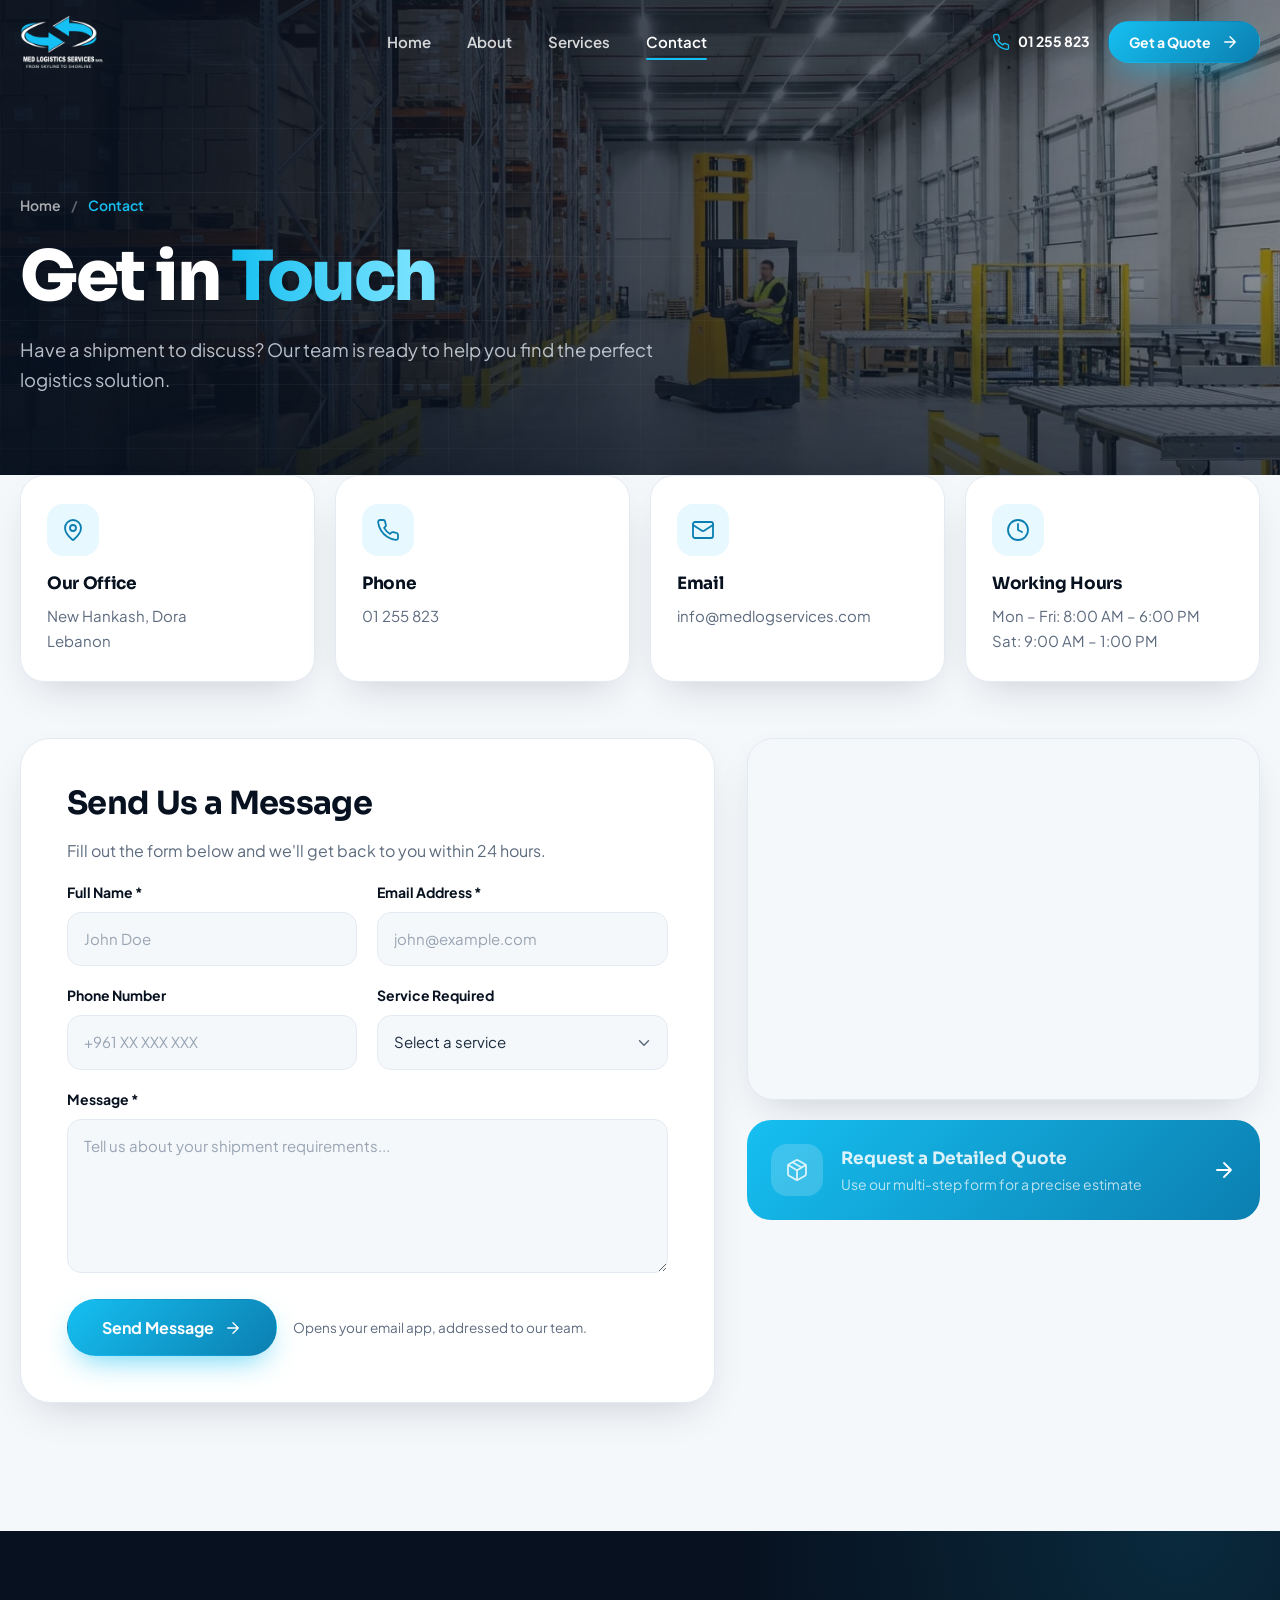
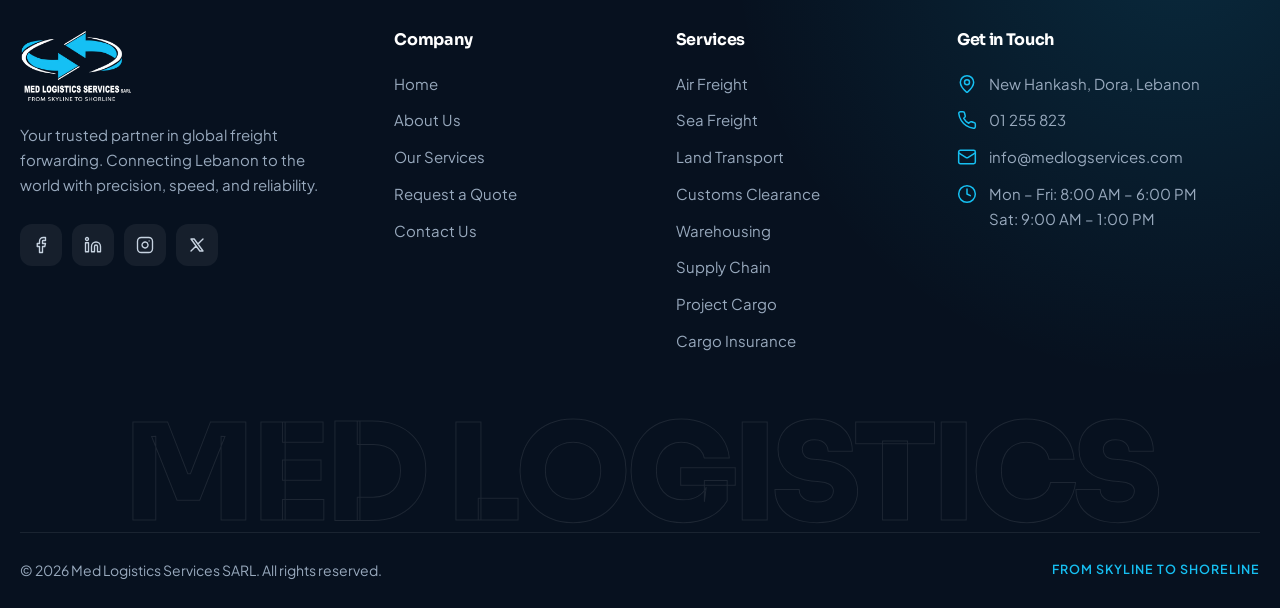
<file: contact.html>
<!DOCTYPE html>
<html lang="en">
  <head>
    <meta charset="UTF-8" />
    <meta name="viewport" content="width=device-width, initial-scale=1.0" />
    <title>Contact Us | Med Logistics Services SARL — Dora, Lebanon</title>
    <meta name="description" content="Contact Med Logistics Services in New Hankash, Dora, Lebanon. Call 01 255 823 or email info@medlogservices.com to discuss your shipment." />
    <meta name="robots" content="index, follow" />
    <link rel="canonical" href="https://medlogservices.com/contact.html" />
    <link rel="icon" type="image/x-icon" href="favico.ico" />
    <meta name="theme-color" content="#07111f" />
    <meta property="og:title" content="Contact Med Logistics Services" />
    <meta property="og:description" content="Have a shipment to discuss? Our team is ready to help." />
    <meta property="og:type" content="website" />
    <meta property="og:url" content="https://medlogservices.com/contact.html" />
    <meta property="og:image" content="/images/pic6.png" />
    <link rel="preconnect" href="https://fonts.googleapis.com" />
    <link rel="preconnect" href="https://fonts.gstatic.com" crossorigin />
    <link rel="stylesheet" href="https://fonts.googleapis.com/css2?family=Plus+Jakarta+Sans:wght@400;500;600;700&family=Sora:wght@600;700;800&display=swap" />
    <link rel="stylesheet" href="css/style.css" />
    <script>document.documentElement.classList.add('js');</script>
    <script src="js/main.js" defer></script>
    <script src="js/contact.js" defer></script>
  </head>

  <body data-page="contact">
    <main id="main">
      <section class="page-hero" style="padding-bottom:150px">
        <div class="page-hero-media" data-parallax="0.2"><img src="images/pic6.webp" alt="" width="1264" height="848" fetchpriority="high" /></div>
        <div class="hero-grid"></div>
        <div class="container">
          <ol class="crumbs intro" style="--d:.1s"><li><a href="index.html">Home</a></li><li aria-current="page">Contact</li></ol>
          <h1>
            <span class="split-line"><span style="--d:.2s">Get in <span class="text-grad">Touch</span></span></span>
          </h1>
          <p class="intro" style="--d:.5s">Have a shipment to discuss? Our team is ready to help you find the perfect logistics solution.</p>
        </div>
      </section>

      <section class="section section--alt" style="padding-top:0">
        <div class="container">
          <div class="info-grid" data-stagger=".08">
            <div class="info-card" data-reveal>
              <span class="glass-icon"><svg class="i" aria-hidden="true"><use href="#i-pin" /></svg></span>
              <h3>Our Office</h3>
              <p>New Hankash, Dora<br />Lebanon</p>
            </div>
            <div class="info-card" data-reveal>
              <span class="glass-icon"><svg class="i" aria-hidden="true"><use href="#i-phone" /></svg></span>
              <h3>Phone</h3>
              <a href="tel:+9611255823">01 255 823</a>
            </div>
            <div class="info-card" data-reveal>
              <span class="glass-icon"><svg class="i" aria-hidden="true"><use href="#i-mail" /></svg></span>
              <h3>Email</h3>
              <a href="mailto:info@medlogservices.com">info@medlogservices.com</a>
            </div>
            <div class="info-card" data-reveal>
              <span class="glass-icon"><svg class="i" aria-hidden="true"><use href="#i-clock" /></svg></span>
              <h3>Working Hours</h3>
              <p>Mon – Fri: 8:00 AM – 6:00 PM<br />Sat: 9:00 AM – 1:00 PM</p>
            </div>
          </div>
        </div>

        <div class="container contact-grid" style="margin-top:56px">
          <div class="form-card" id="contact-form" data-reveal="left">
            <h2>Send Us a Message</h2>
            <p>Fill out the form below and we'll get back to you within 24 hours.</p>
            <div class="alert alert-success" id="contact-status" role="status" hidden>
              <svg class="i" aria-hidden="true"><use href="#i-check-circle" /></svg>
              <span>Your email app should now open with your message ready to send. If it doesn't, email us directly at <a href="mailto:info@medlogservices.com"><u>info@medlogservices.com</u></a>.</span>
            </div>
            <form id="message-form" novalidate>
              <div class="form-grid">
                <div class="field"><label for="c-name">Full Name *</label><input class="input" id="c-name" name="name" type="text" autocomplete="name" placeholder="John Doe" maxlength="120" /><span class="err" id="err-name"></span></div>
                <div class="field"><label for="c-email">Email Address *</label><input class="input" id="c-email" name="email" type="email" autocomplete="email" placeholder="john@example.com" maxlength="160" /><span class="err" id="err-email"></span></div>
                <div class="field"><label for="c-phone">Phone Number</label><input class="input" id="c-phone" name="phone" type="tel" autocomplete="tel" placeholder="+961 XX XXX XXX" maxlength="40" /></div>
                <div class="field">
                  <label for="c-service">Service Required</label>
                  <select class="input" id="c-service" name="service">
                    <option value="">Select a service</option>
                    <option value="air">Air Freight</option>
                    <option value="sea">Sea Freight</option>
                    <option value="land">Land Transport</option>
                    <option value="customs">Customs Clearance</option>
                    <option value="warehouse">Warehousing</option>
                    <option value="supply-chain">Supply Chain Management</option>
                    <option value="project-cargo">Project Cargo</option>
                    <option value="insurance">Cargo Insurance</option>
                    <option value="tracking">Shipment Tracking</option>
                    <option value="other">Other</option>
                  </select>
                </div>
                <div class="field full"><label for="c-message">Message *</label><textarea class="input" id="c-message" name="message" rows="5" maxlength="4000" placeholder="Tell us about your shipment requirements..."></textarea><span class="err" id="err-message"></span></div>
              </div>
              <div class="form-actions">
                <button class="btn btn-primary btn-lg" type="submit">Send Message <svg class="i i-arrow" aria-hidden="true"><use href="#i-arrow-right" /></svg></button>
                <p class="form-note">Opens your email app, addressed to our team.</p>
              </div>
            </form>
          </div>

          <div data-reveal="right">
            <div class="map-card">
              <iframe title="Med Logistics Services location on Google Maps" src="https://www.google.com/maps/embed?pb=!1m18!1m12!1m3!1d3312.3!2d35.57!3d33.89!2m3!1f0!2f0!3f0!3m2!1i1024!2i768!4f13.1!3m3!1m2!1s0x0%3A0x0!2zMzPCsDUzJzI0LjAiTiAzNcKwMzQnMTIuMCJF!5e0!3m2!1sen!2slb!4v1234567890" loading="lazy" referrerpolicy="no-referrer-when-downgrade" allowfullscreen></iframe>
            </div>
            <a class="quote-promo" href="quote.html">
              <span class="glass-icon"><svg class="i" aria-hidden="true"><use href="#i-package" /></svg></span>
              <span><strong>Request a Detailed Quote</strong><span>Use our multi-step form for a precise estimate</span></span>
              <svg class="i" aria-hidden="true"><use href="#i-arrow-right" /></svg>
            </a>
          </div>
        </div>
      </section>
    </main>
  </body>
</html>
</file>
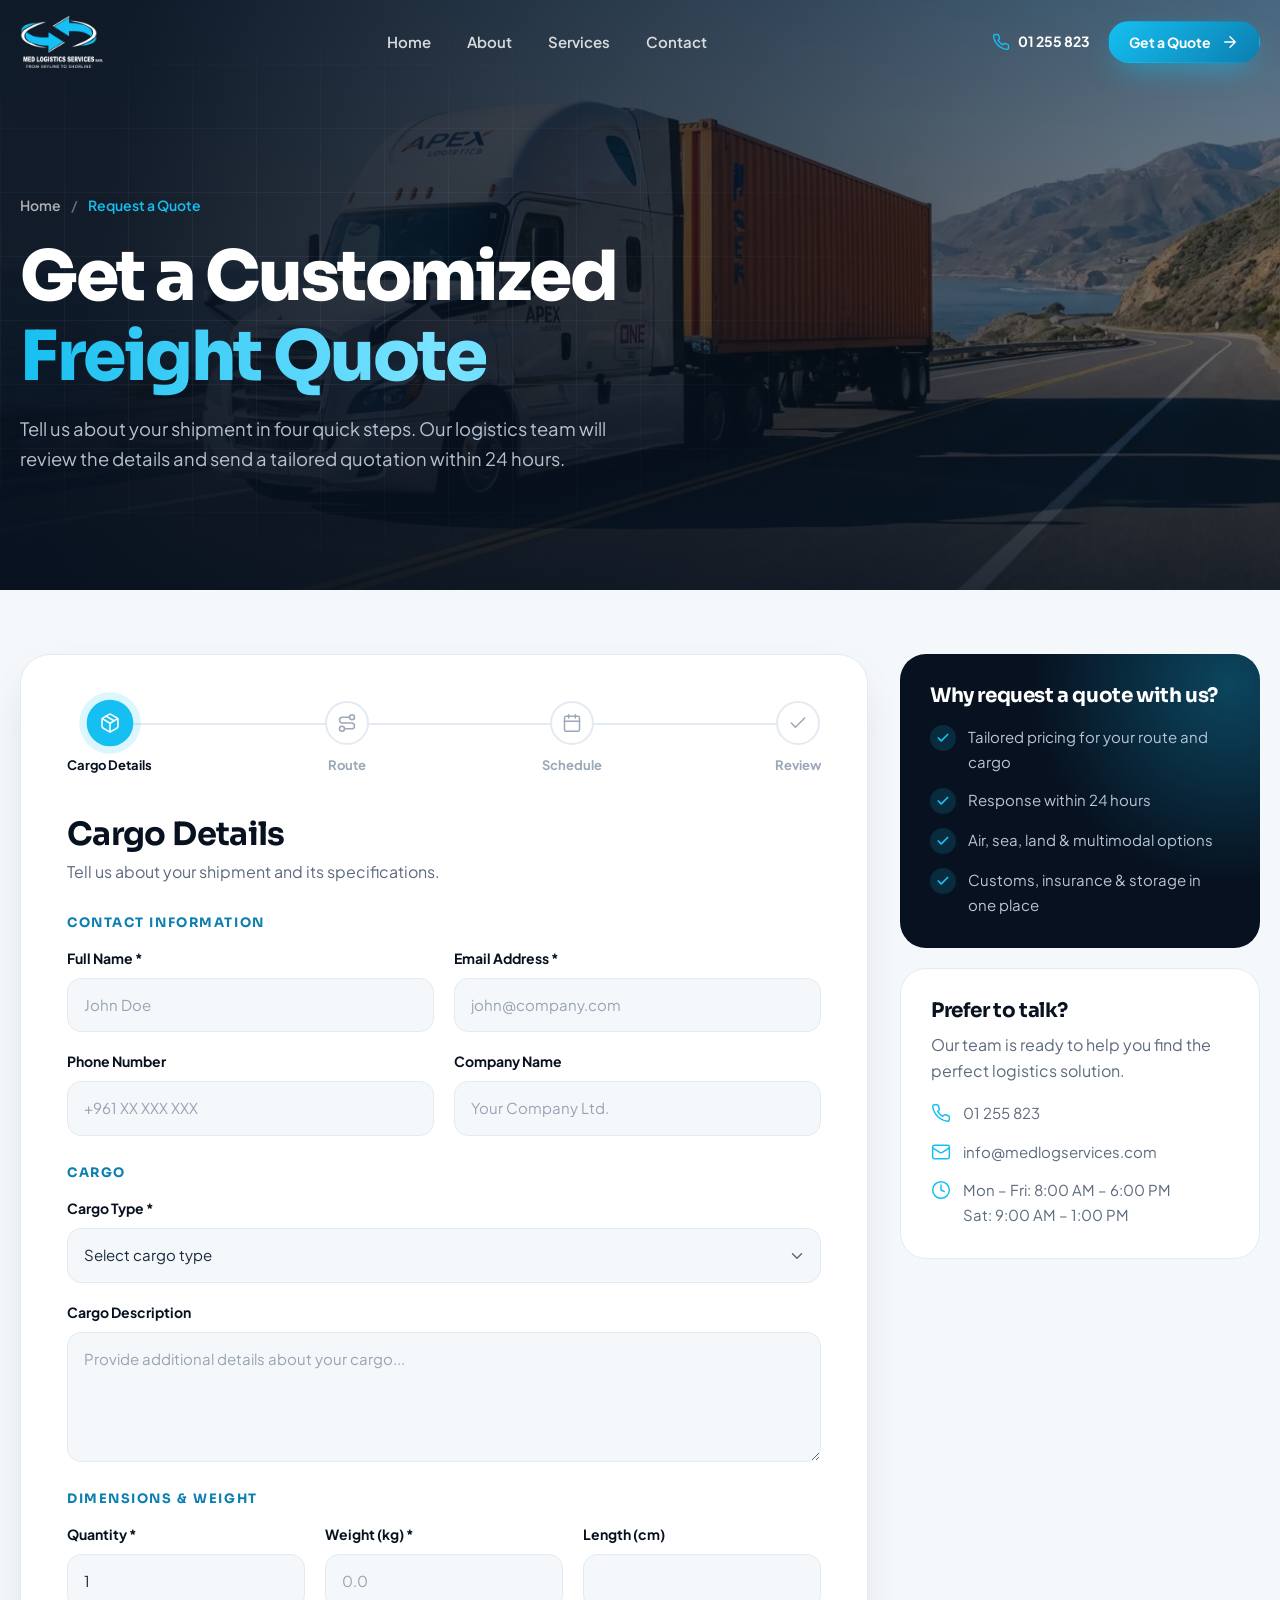
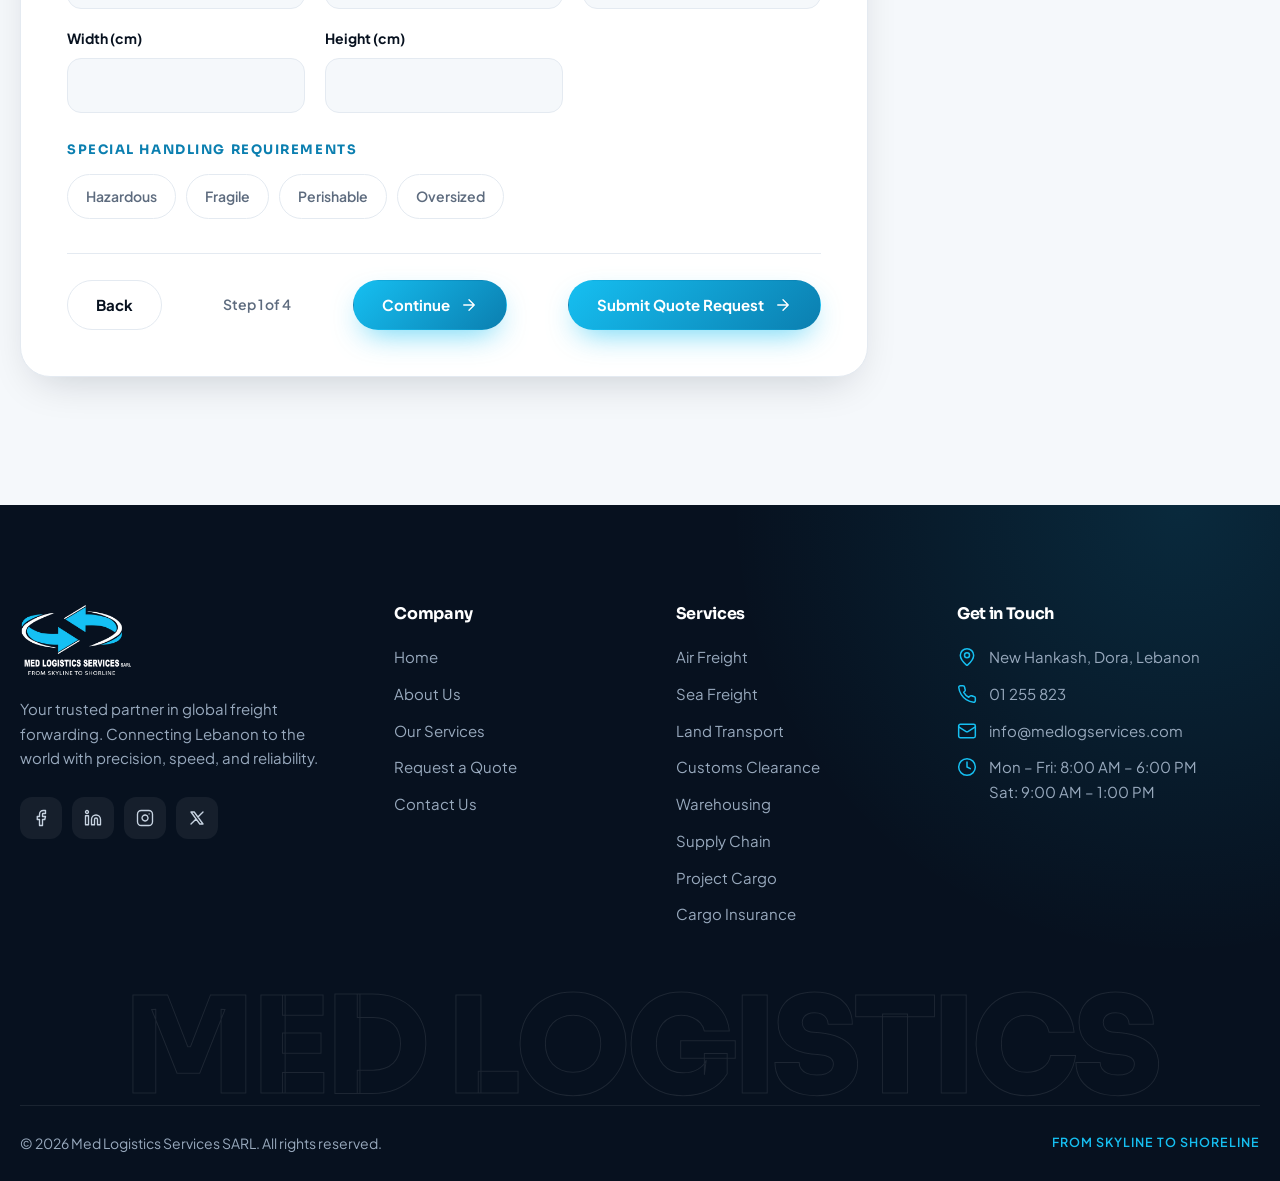
<file: quote.html>
<!DOCTYPE html>
<html lang="en">
  <head>
    <meta charset="UTF-8" />
    <meta name="viewport" content="width=device-width, initial-scale=1.0" />
    <title>Request a Quote | Med Logistics Services SARL</title>
    <meta name="description" content="Request a customized freight forwarding quote for air, sea, land or multimodal shipments. Our logistics team replies within 24 hours." />
    <meta name="robots" content="index, follow" />
    <link rel="canonical" href="https://medlogservices.com/quote.html" />
    <link rel="icon" type="image/x-icon" href="favico.ico" />
    <meta name="theme-color" content="#07111f" />
    <meta property="og:title" content="Request a Freight Quote | Med Logistics Services" />
    <meta property="og:description" content="Get a customized freight forwarding quote within 24 hours." />
    <meta property="og:type" content="website" />
    <meta property="og:url" content="https://medlogservices.com/quote.html" />
    <meta property="og:image" content="/images/pic4.png" />
    <link rel="preconnect" href="https://fonts.googleapis.com" />
    <link rel="preconnect" href="https://fonts.gstatic.com" crossorigin />
    <link rel="stylesheet" href="https://fonts.googleapis.com/css2?family=Plus+Jakarta+Sans:wght@400;500;600;700&family=Sora:wght@600;700;800&display=swap" />
    <link rel="stylesheet" href="css/style.css" />
    <script>document.documentElement.classList.add('js');</script>
    <script src="js/main.js" defer></script>
    <script src="js/quote.js" defer></script>
  </head>

  <body data-page="quote">
    <main id="main">
      <section class="page-hero">
        <div class="page-hero-media" data-parallax="0.2"><img src="images/pic4.webp" alt="" width="1264" height="848" fetchpriority="high" /></div>
        <div class="hero-grid"></div>
        <div class="container">
          <ol class="crumbs intro" style="--d:.1s"><li><a href="index.html">Home</a></li><li aria-current="page">Request a Quote</li></ol>
          <h1>
            <span class="split-line"><span style="--d:.2s">Get a Customized</span></span>
            <span class="split-line"><span style="--d:.35s"><span class="text-grad">Freight Quote</span></span></span>
          </h1>
          <p class="intro" style="--d:.6s">Tell us about your shipment in four quick steps. Our logistics team will review the details and send a tailored quotation within 24 hours.</p>
        </div>
      </section>

      <section class="section section--alt" style="padding-top:64px">
        <div class="container layout-aside">
          <div class="form-card" data-reveal>
            <form id="quote-form" novalidate>
              <ol class="stepper" aria-label="Quote progress">
                <li class="stepper-fill" aria-hidden="true"></li>
                <li data-step-indicator="1"><span class="dot"><svg class="i" aria-hidden="true"><use href="#i-package" /></svg></span><span class="label">Cargo Details</span></li>
                <li data-step-indicator="2"><span class="dot"><svg class="i" aria-hidden="true"><use href="#i-route" /></svg></span><span class="label">Route</span></li>
                <li data-step-indicator="3"><span class="dot"><svg class="i" aria-hidden="true"><use href="#i-calendar" /></svg></span><span class="label">Schedule</span></li>
                <li data-step-indicator="4"><span class="dot"><svg class="i" aria-hidden="true"><use href="#i-check" /></svg></span><span class="label">Review</span></li>
              </ol>

              <!-- Step 1 -->
              <fieldset class="q-panel active" data-step="1">
                <legend class="sr-only">Cargo details</legend>
                <h2>Cargo Details</h2>
                <p>Tell us about your shipment and its specifications.</p>

                <h3 class="form-sub">Contact Information</h3>
                <div class="form-grid">
                  <div class="field"><label for="contact_name">Full Name *</label><input class="input" id="contact_name" name="contact_name" type="text" autocomplete="name" placeholder="John Doe" maxlength="120" /><span class="err" id="err-contact_name"></span></div>
                  <div class="field"><label for="contact_email">Email Address *</label><input class="input" id="contact_email" name="contact_email" type="email" autocomplete="email" placeholder="john@company.com" maxlength="160" /><span class="err" id="err-contact_email"></span></div>
                  <div class="field"><label for="contact_phone">Phone Number</label><input class="input" id="contact_phone" name="contact_phone" type="tel" autocomplete="tel" placeholder="+961 XX XXX XXX" maxlength="40" /></div>
                  <div class="field"><label for="company_name">Company Name</label><input class="input" id="company_name" name="company_name" type="text" autocomplete="organization" placeholder="Your Company Ltd." maxlength="160" /></div>
                </div>

                <h3 class="form-sub">Cargo</h3>
                <div class="form-grid">
                  <div class="field full"><label for="cargo_type">Cargo Type *</label><select class="input" id="cargo_type" name="cargo_type"><option value="">Select cargo type</option></select><span class="err" id="err-cargo_type"></span></div>
                  <div class="field full"><label for="cargo_description">Cargo Description</label><textarea class="input" id="cargo_description" name="cargo_description" rows="3" maxlength="2000" placeholder="Provide additional details about your cargo..."></textarea></div>
                </div>

                <h3 class="form-sub">Dimensions &amp; Weight</h3>
                <div class="form-grid form-grid--3">
                  <div class="field"><label for="quantity">Quantity *</label><input class="input" id="quantity" name="quantity" type="number" min="1" step="1" value="1" inputmode="numeric" /><span class="err" id="err-quantity"></span></div>
                  <div class="field"><label for="weight_kg">Weight (kg) *</label><input class="input" id="weight_kg" name="weight_kg" type="number" min="0" step="0.1" placeholder="0.0" inputmode="decimal" /><span class="err" id="err-weight_kg"></span></div>
                  <div class="field"><label for="length_cm">Length (cm)</label><input class="input" id="length_cm" name="length_cm" type="number" min="0" step="0.1" inputmode="decimal" /></div>
                  <div class="field"><label for="width_cm">Width (cm)</label><input class="input" id="width_cm" name="width_cm" type="number" min="0" step="0.1" inputmode="decimal" /></div>
                  <div class="field"><label for="height_cm">Height (cm)</label><input class="input" id="height_cm" name="height_cm" type="number" min="0" step="0.1" inputmode="decimal" /></div>
                </div>

                <h3 class="form-sub">Special Handling Requirements</h3>
                <div class="chips">
                  <label class="chip"><input type="checkbox" name="is_hazardous" /><span>Hazardous</span></label>
                  <label class="chip"><input type="checkbox" name="is_fragile" /><span>Fragile</span></label>
                  <label class="chip"><input type="checkbox" name="is_perishable" /><span>Perishable</span></label>
                  <label class="chip"><input type="checkbox" name="is_oversized" /><span>Oversized</span></label>
                </div>
              </fieldset>

              <!-- Step 2 -->
              <fieldset class="q-panel" data-step="2">
                <legend class="sr-only">Shipping route</legend>
                <h2>Shipping Route</h2>
                <p>Specify the origin and destination for your shipment.</p>

                <h3 class="form-sub">Origin (Pickup)</h3>
                <div class="form-grid">
                  <div class="field"><label for="origin_country">Country *</label><select class="input" id="origin_country" name="origin_country" data-countries><option value="">Select country</option></select><span class="err" id="err-origin_country"></span></div>
                  <div class="field"><label for="origin_city">City *</label><input class="input" id="origin_city" name="origin_city" type="text" placeholder="e.g., Shanghai" maxlength="120" /><span class="err" id="err-origin_city"></span></div>
                  <div class="field"><label for="origin_address">Address</label><input class="input" id="origin_address" name="origin_address" type="text" placeholder="Full pickup address" maxlength="300" /></div>
                  <div class="field"><label for="origin_port">Port / Airport</label><input class="input" id="origin_port" name="origin_port" type="text" placeholder="e.g., Shanghai Port" maxlength="120" /></div>
                </div>

                <h3 class="form-sub">Destination (Delivery)</h3>
                <div class="form-grid">
                  <div class="field"><label for="destination_country">Country *</label><select class="input" id="destination_country" name="destination_country" data-countries><option value="">Select country</option></select><span class="err" id="err-destination_country"></span></div>
                  <div class="field"><label for="destination_city">City *</label><input class="input" id="destination_city" name="destination_city" type="text" placeholder="e.g., Beirut" maxlength="120" /><span class="err" id="err-destination_city"></span></div>
                  <div class="field"><label for="destination_address">Address</label><input class="input" id="destination_address" name="destination_address" type="text" placeholder="Full delivery address" maxlength="300" /></div>
                  <div class="field"><label for="destination_port">Port / Airport</label><input class="input" id="destination_port" name="destination_port" type="text" placeholder="e.g., Beirut Port" maxlength="120" /></div>
                </div>
              </fieldset>

              <!-- Step 3 -->
              <fieldset class="q-panel" data-step="3">
                <legend class="sr-only">Schedule and preferences</legend>
                <h2>Schedule &amp; Preferences</h2>
                <p>Choose your transport mode, delivery timeline, and additional services.</p>

                <h3 class="form-sub" id="mode-label">Transport Mode *</h3>
                <div class="choice-grid" role="radiogroup" aria-labelledby="mode-label" id="transport_mode_group">
                  <label class="choice"><input type="radio" name="transport_mode" value="air" /><span class="choice-body"><span class="glass-icon"><svg class="i" aria-hidden="true"><use href="#i-plane" /></svg></span><span><strong>Air Freight</strong><small>Fastest option for time-sensitive cargo</small></span></span></label>
                  <label class="choice"><input type="radio" name="transport_mode" value="sea" /><span class="choice-body"><span class="glass-icon"><svg class="i" aria-hidden="true"><use href="#i-ship" /></svg></span><span><strong>Sea Freight</strong><small>Cost-effective for large shipments</small></span></span></label>
                  <label class="choice"><input type="radio" name="transport_mode" value="land" /><span class="choice-body"><span class="glass-icon"><svg class="i" aria-hidden="true"><use href="#i-truck" /></svg></span><span><strong>Land Transport</strong><small>Regional road &amp; rail solutions</small></span></span></label>
                  <label class="choice"><input type="radio" name="transport_mode" value="multimodal" /><span class="choice-body"><span class="glass-icon"><svg class="i" aria-hidden="true"><use href="#i-layers" /></svg></span><span><strong>Multimodal</strong><small>Combined transport for optimal routing</small></span></span></label>
                </div>
                <span class="err" id="err-transport_mode" style="display:block;margin-top:8px"></span>

                <div class="form-grid" style="margin-top:24px">
                  <div class="field"><label for="incoterm">Incoterm</label><select class="input" id="incoterm" name="incoterm"><option value="">Select incoterm</option></select></div>
                  <div class="field"><label for="delivery_date">Required Delivery Date</label><input class="input" id="delivery_date" name="delivery_date" type="date" /></div>
                </div>
                <label class="check-inline"><input type="checkbox" name="is_flexible_date" />My delivery date is flexible (may help reduce costs)</label>

                <h3 class="form-sub">Additional Services</h3>
                <label class="check-row"><input type="checkbox" name="insurance_needed" id="insurance_needed" /><span><strong>Cargo Insurance</strong><small>Protect your shipment against loss or damage</small></span></label>
                <div class="field sub-field" id="insurance-value-field" hidden><label for="insurance_value">Declared Value (USD)</label><input class="input" id="insurance_value" name="insurance_value" type="number" min="0" step="0.01" placeholder="e.g., 50000" inputmode="decimal" /></div>
                <label class="check-row"><input type="checkbox" name="customs_clearance_needed" /><span><strong>Customs Clearance</strong><small>We handle all import/export documentation and duties</small></span></label>
                <label class="check-row"><input type="checkbox" name="warehousing_needed" /><span><strong>Warehousing &amp; Storage</strong><small>Temporary storage at origin or destination</small></span></label>

                <div class="field full" style="margin-top:24px"><label for="special_instructions">Special Instructions</label><textarea class="input" id="special_instructions" name="special_instructions" rows="3" maxlength="2000" placeholder="Any additional requirements, special handling notes, or questions..."></textarea></div>
              </fieldset>

              <!-- Step 4 -->
              <div class="q-panel" data-step="4">
                <h2>Review Your Quote Request</h2>
                <p>Please review all details before submitting. Use <strong>Edit</strong> to change any section.</p>
                <div id="review"></div>
                <div class="alert alert-info"><svg class="i" aria-hidden="true"><use href="#i-alert-circle" /></svg><span>Our team will review your request and send a detailed quotation to <strong id="review-email"></strong> within 24 hours.</span></div>
                <div class="alert alert-error" id="submit-error" role="alert" hidden><svg class="i" aria-hidden="true"><use href="#i-alert-circle" /></svg><span></span></div>
              </div>

              <div class="q-nav">
                <button class="btn btn-outline" type="button" id="q-back" hidden>Back</button>
                <span class="step-count" id="q-count" aria-live="polite">Step 1 of 4</span>
                <button class="btn btn-primary" type="button" id="q-next">Continue <svg class="i i-arrow" aria-hidden="true"><use href="#i-arrow-right" /></svg></button>
                <button class="btn btn-primary" type="submit" id="q-submit" hidden>Submit Quote Request <svg class="i i-arrow" aria-hidden="true"><use href="#i-arrow-right" /></svg></button>
              </div>
            </form>

            <div class="success-view" id="quote-success" hidden tabindex="-1">
              <svg class="success-check" viewBox="0 0 100 100" aria-hidden="true"><circle cx="50" cy="50" r="46" /><path d="M30 52 44 66 72 36" /></svg>
              <h2>Quote Request Submitted!</h2>
              <p>Thank you, <strong id="success-name"></strong>. Your quote request has been received successfully. Our logistics team will review your shipment details and send a detailed quotation to <strong id="success-email"></strong> within 24 hours.</p>
              <div class="form-actions" style="justify-content:center">
                <a class="btn btn-primary" href="index.html">Back to Home</a>
                <a class="btn btn-outline" href="quote.html">Submit Another Request</a>
              </div>
            </div>
          </div>

          <aside class="aside-stack">
            <div class="aside-card" data-reveal="right">
              <h3>Why request a quote with us?</h3>
              <ul>
                <li><span class="tick"><svg class="i" aria-hidden="true"><use href="#i-check" /></svg></span>Tailored pricing for your route and cargo</li>
                <li><span class="tick"><svg class="i" aria-hidden="true"><use href="#i-check" /></svg></span>Response within 24 hours</li>
                <li><span class="tick"><svg class="i" aria-hidden="true"><use href="#i-check" /></svg></span>Air, sea, land &amp; multimodal options</li>
                <li><span class="tick"><svg class="i" aria-hidden="true"><use href="#i-check" /></svg></span>Customs, insurance &amp; storage in one place</li>
              </ul>
            </div>
            <div class="aside-card aside-card--light" data-reveal="right" style="--d:.1s">
              <h3>Prefer to talk?</h3>
              <p>Our team is ready to help you find the perfect logistics solution.</p>
              <ul style="margin:0">
                <li class="contact-line"><svg class="i" aria-hidden="true"><use href="#i-phone" /></svg><a href="tel:+9611255823">01 255 823</a></li>
                <li class="contact-line"><svg class="i" aria-hidden="true"><use href="#i-mail" /></svg><a href="mailto:info@medlogservices.com">info@medlogservices.com</a></li>
                <li class="contact-line"><svg class="i" aria-hidden="true"><use href="#i-clock" /></svg><span>Mon – Fri: 8:00 AM – 6:00 PM<br />Sat: 9:00 AM – 1:00 PM</span></li>
              </ul>
            </div>
          </aside>
        </div>
      </section>
    </main>
  </body>
</html>
</file>
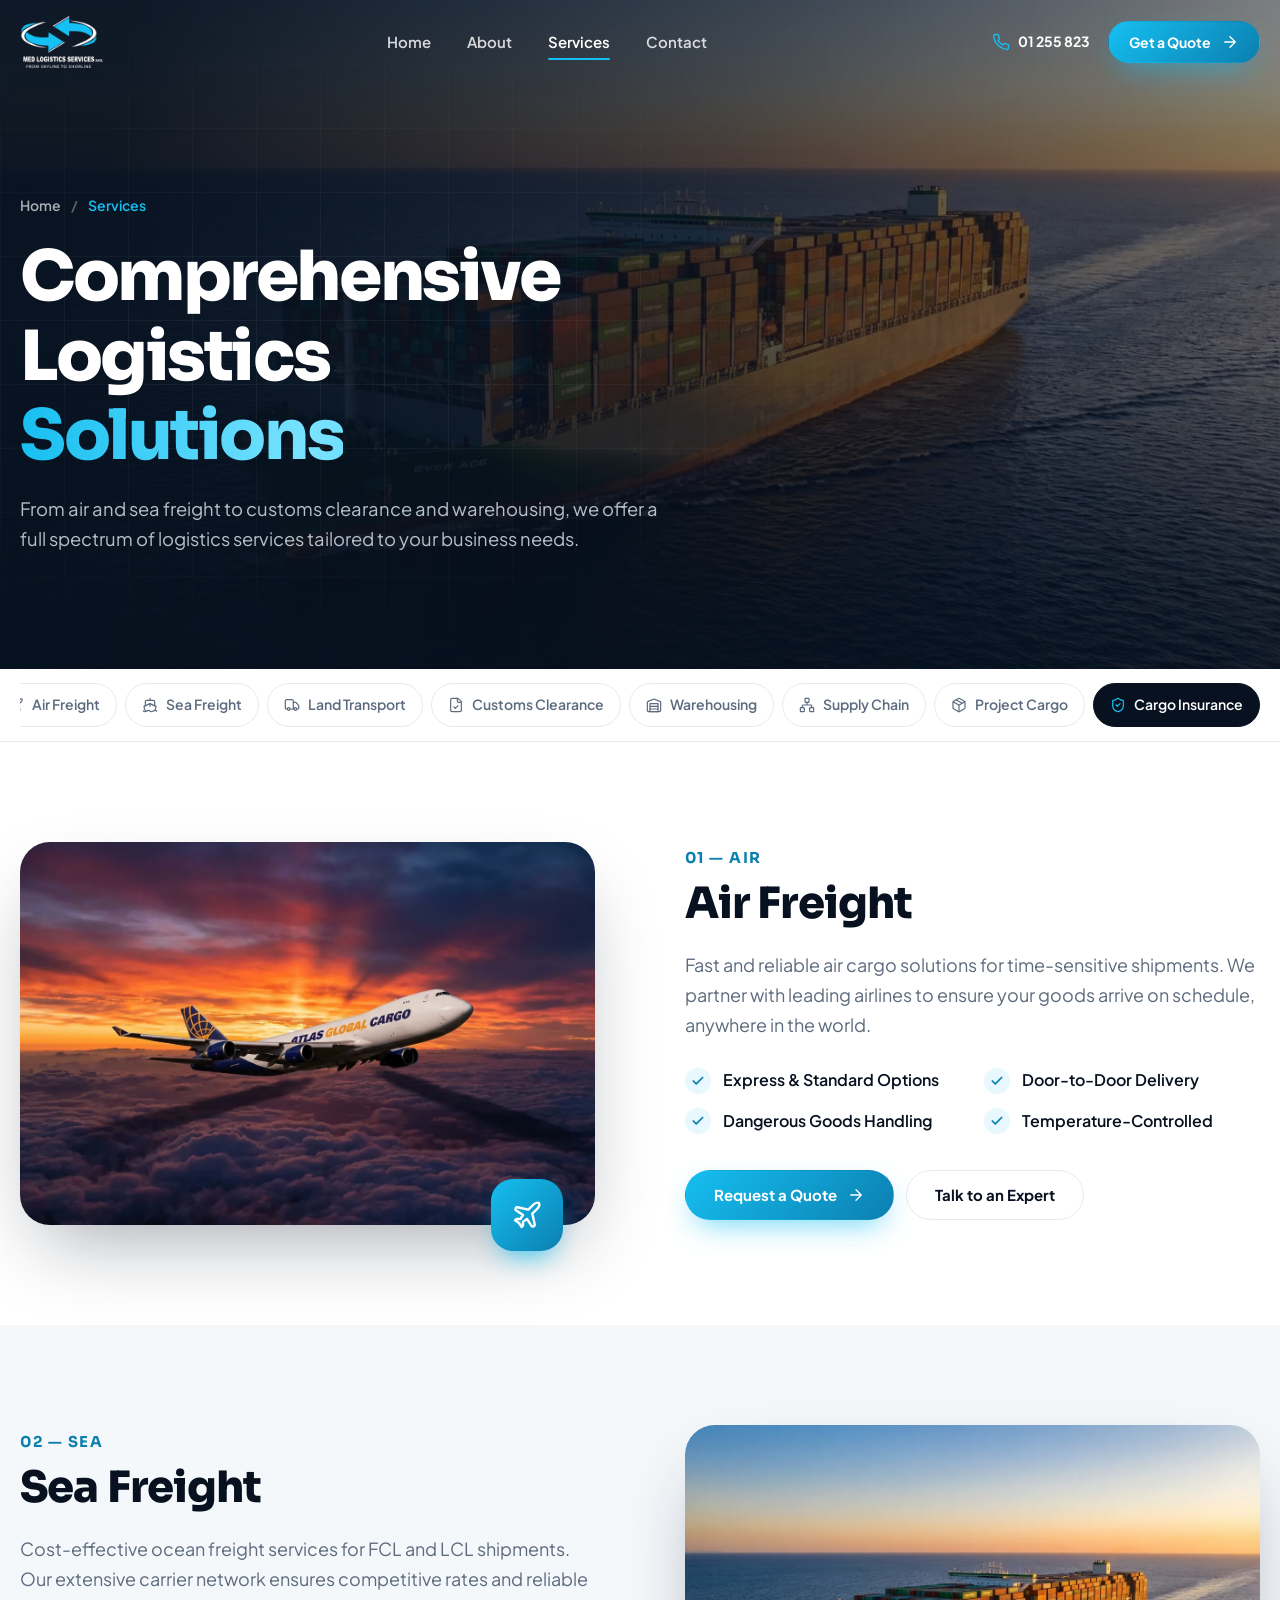
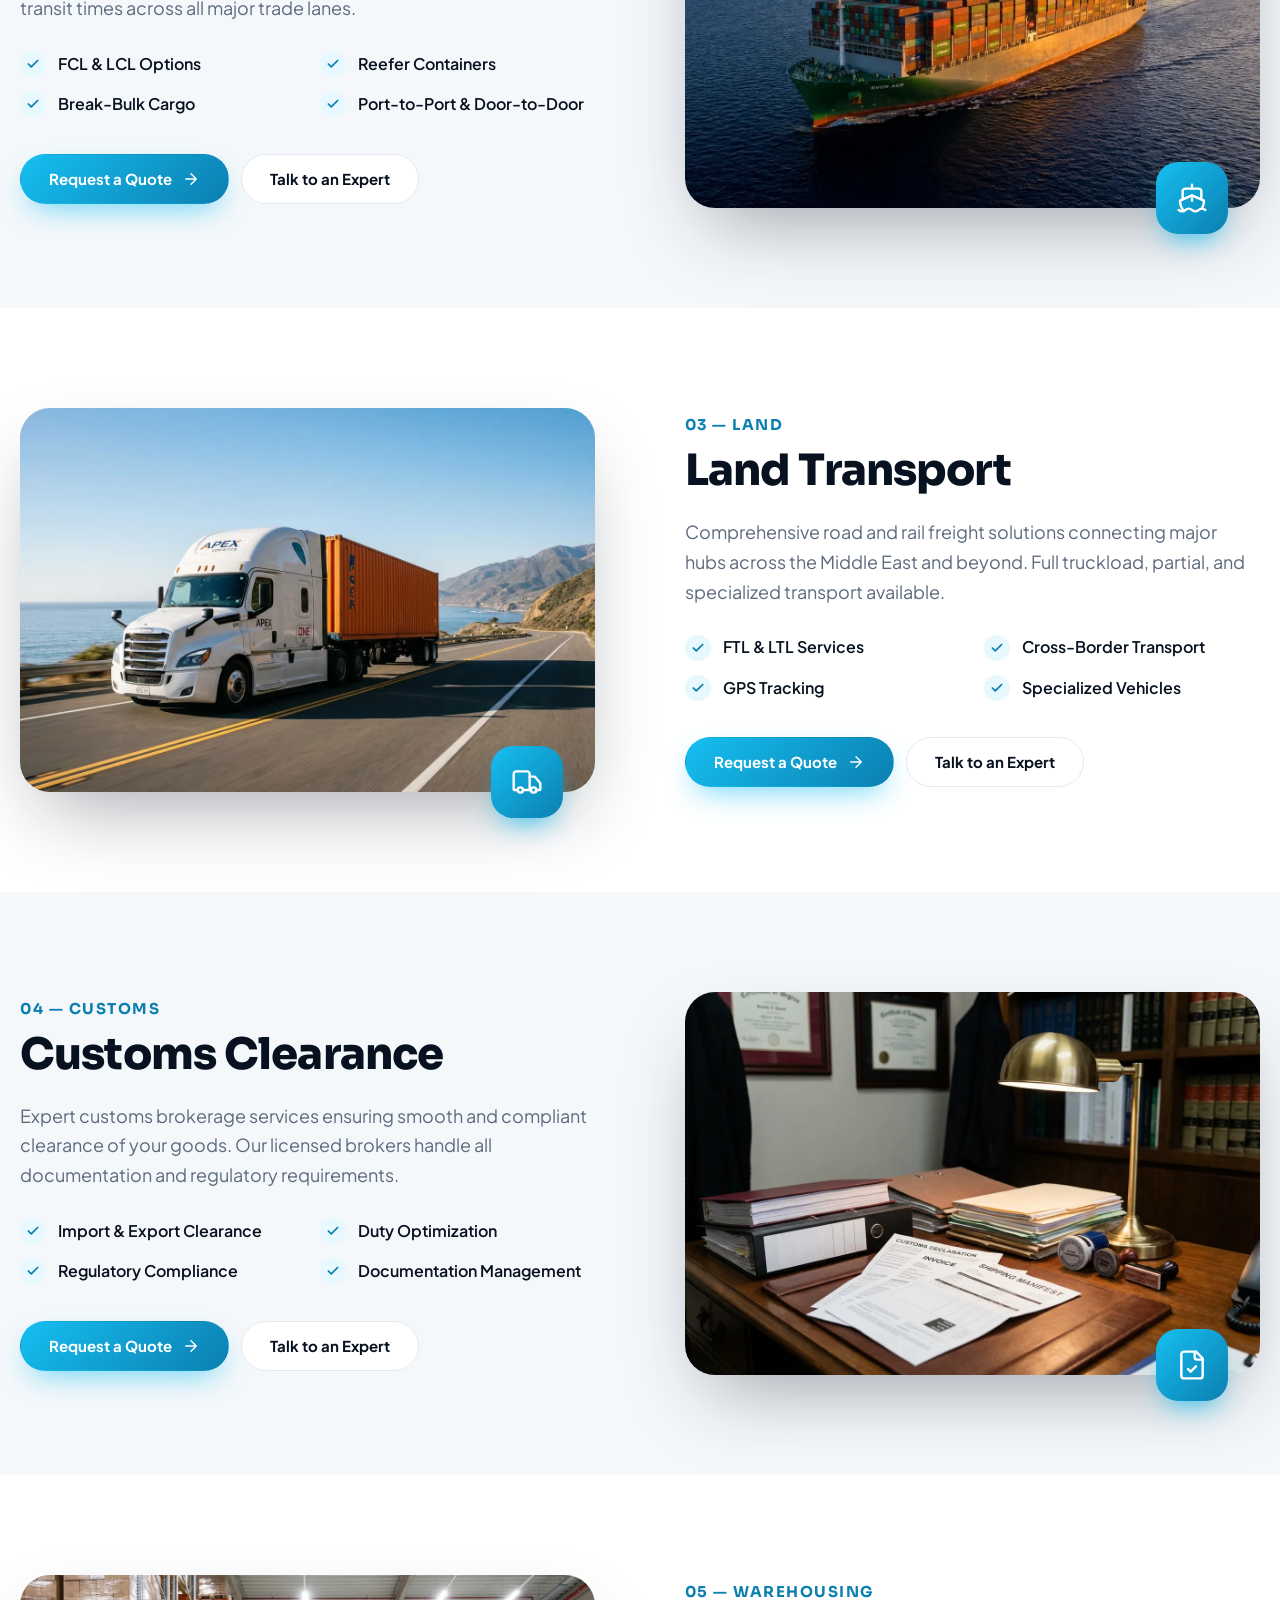
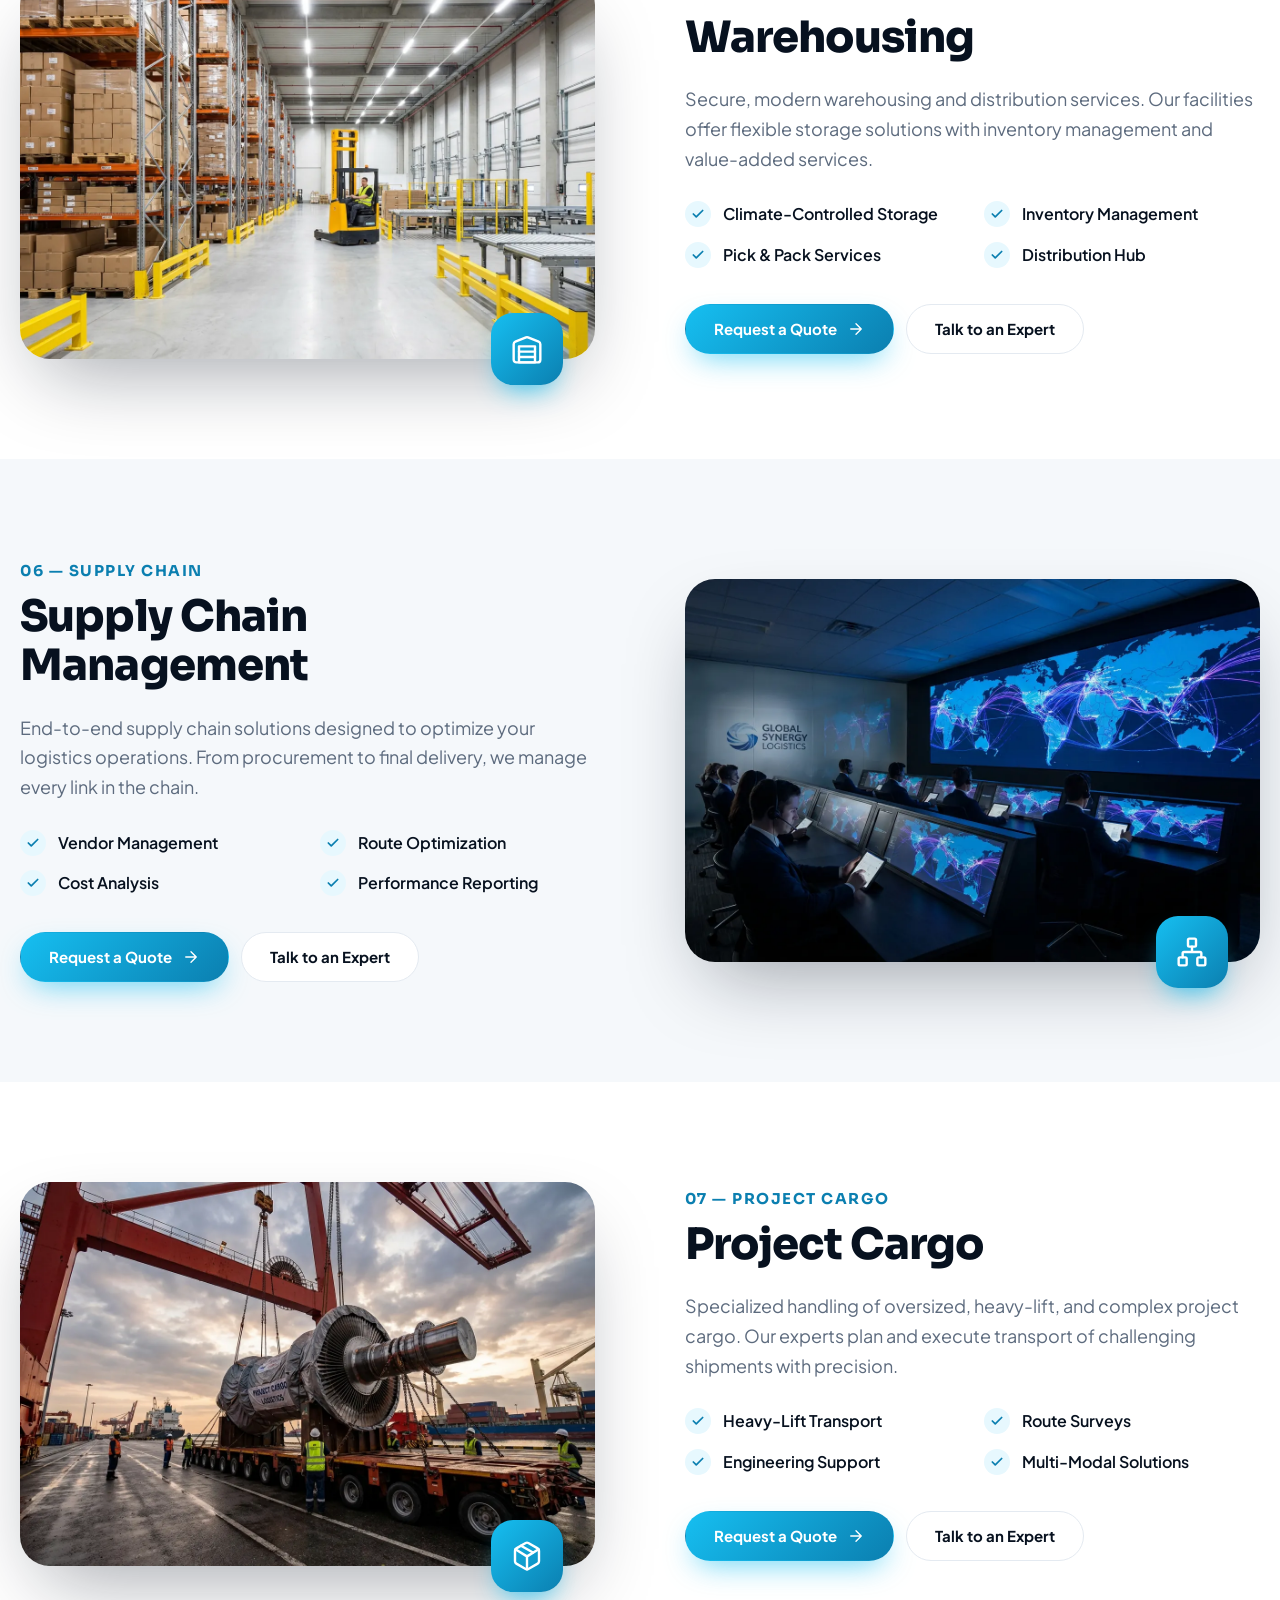
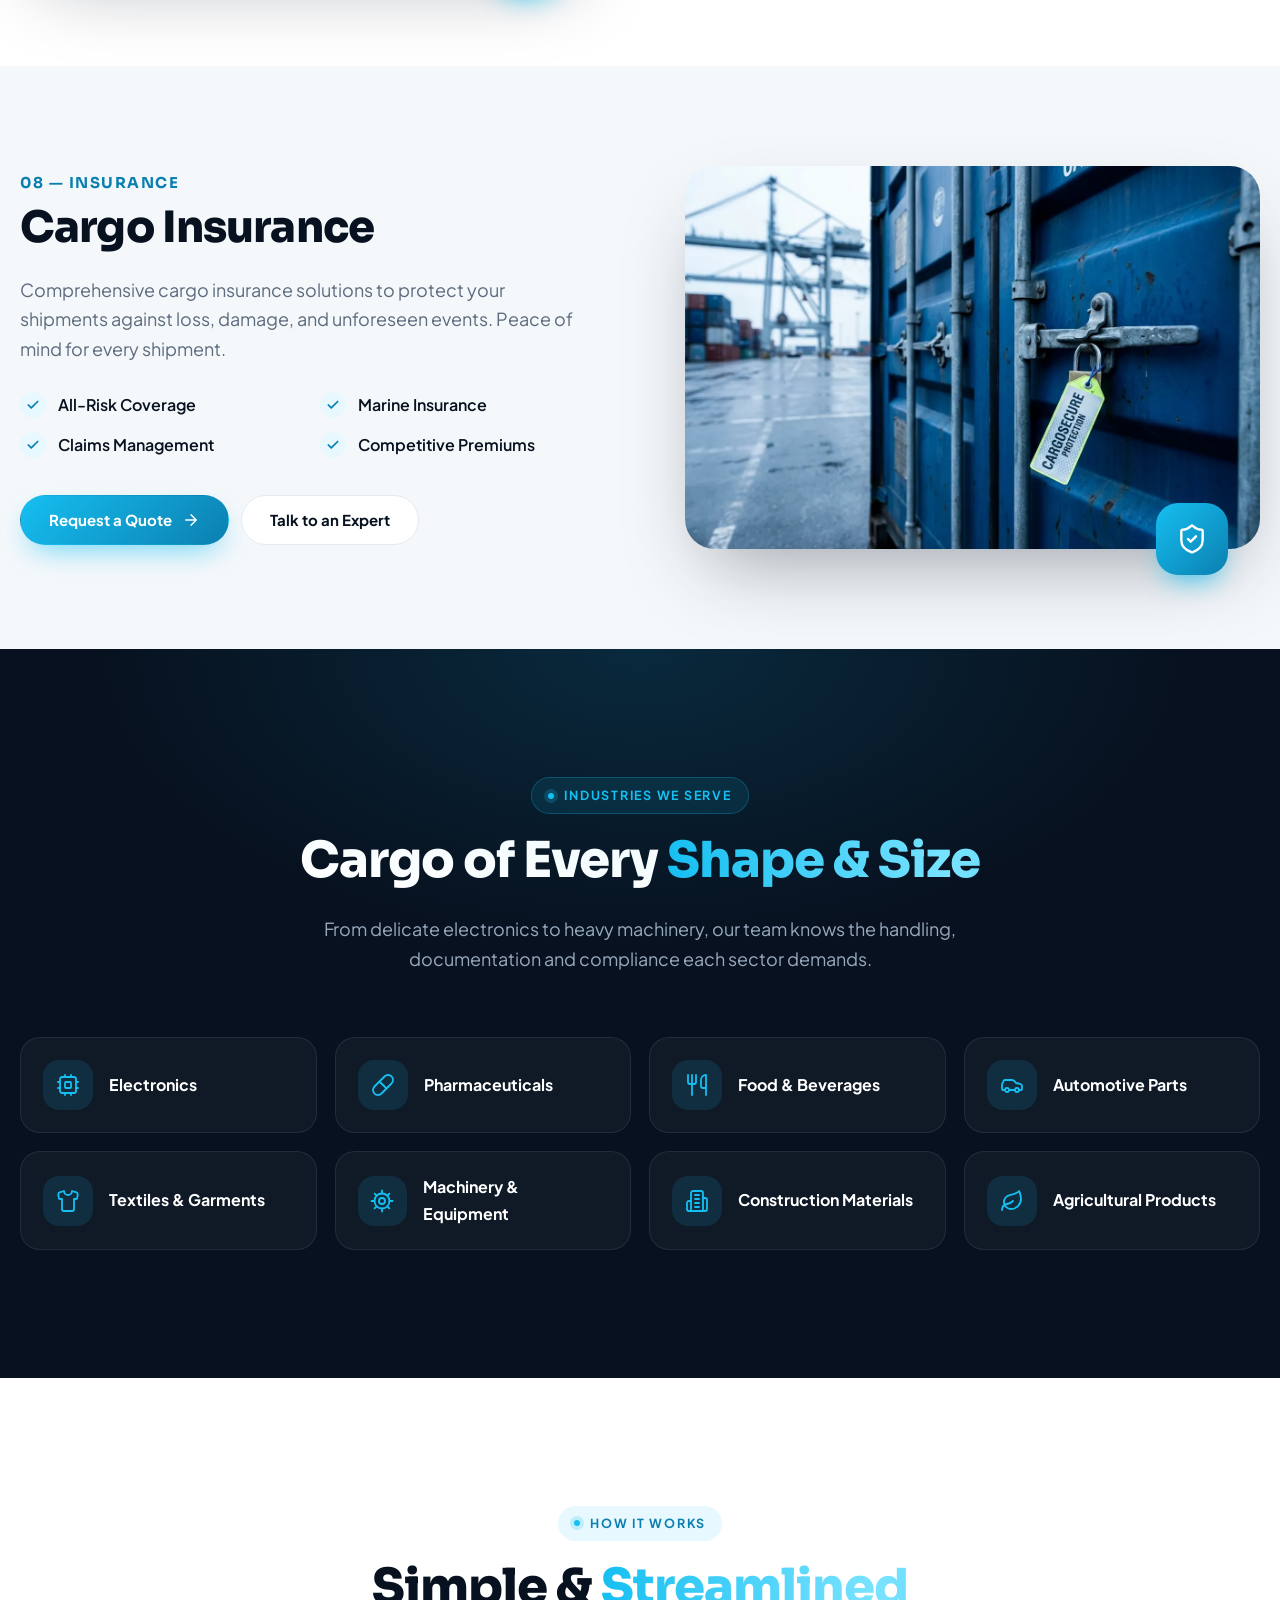
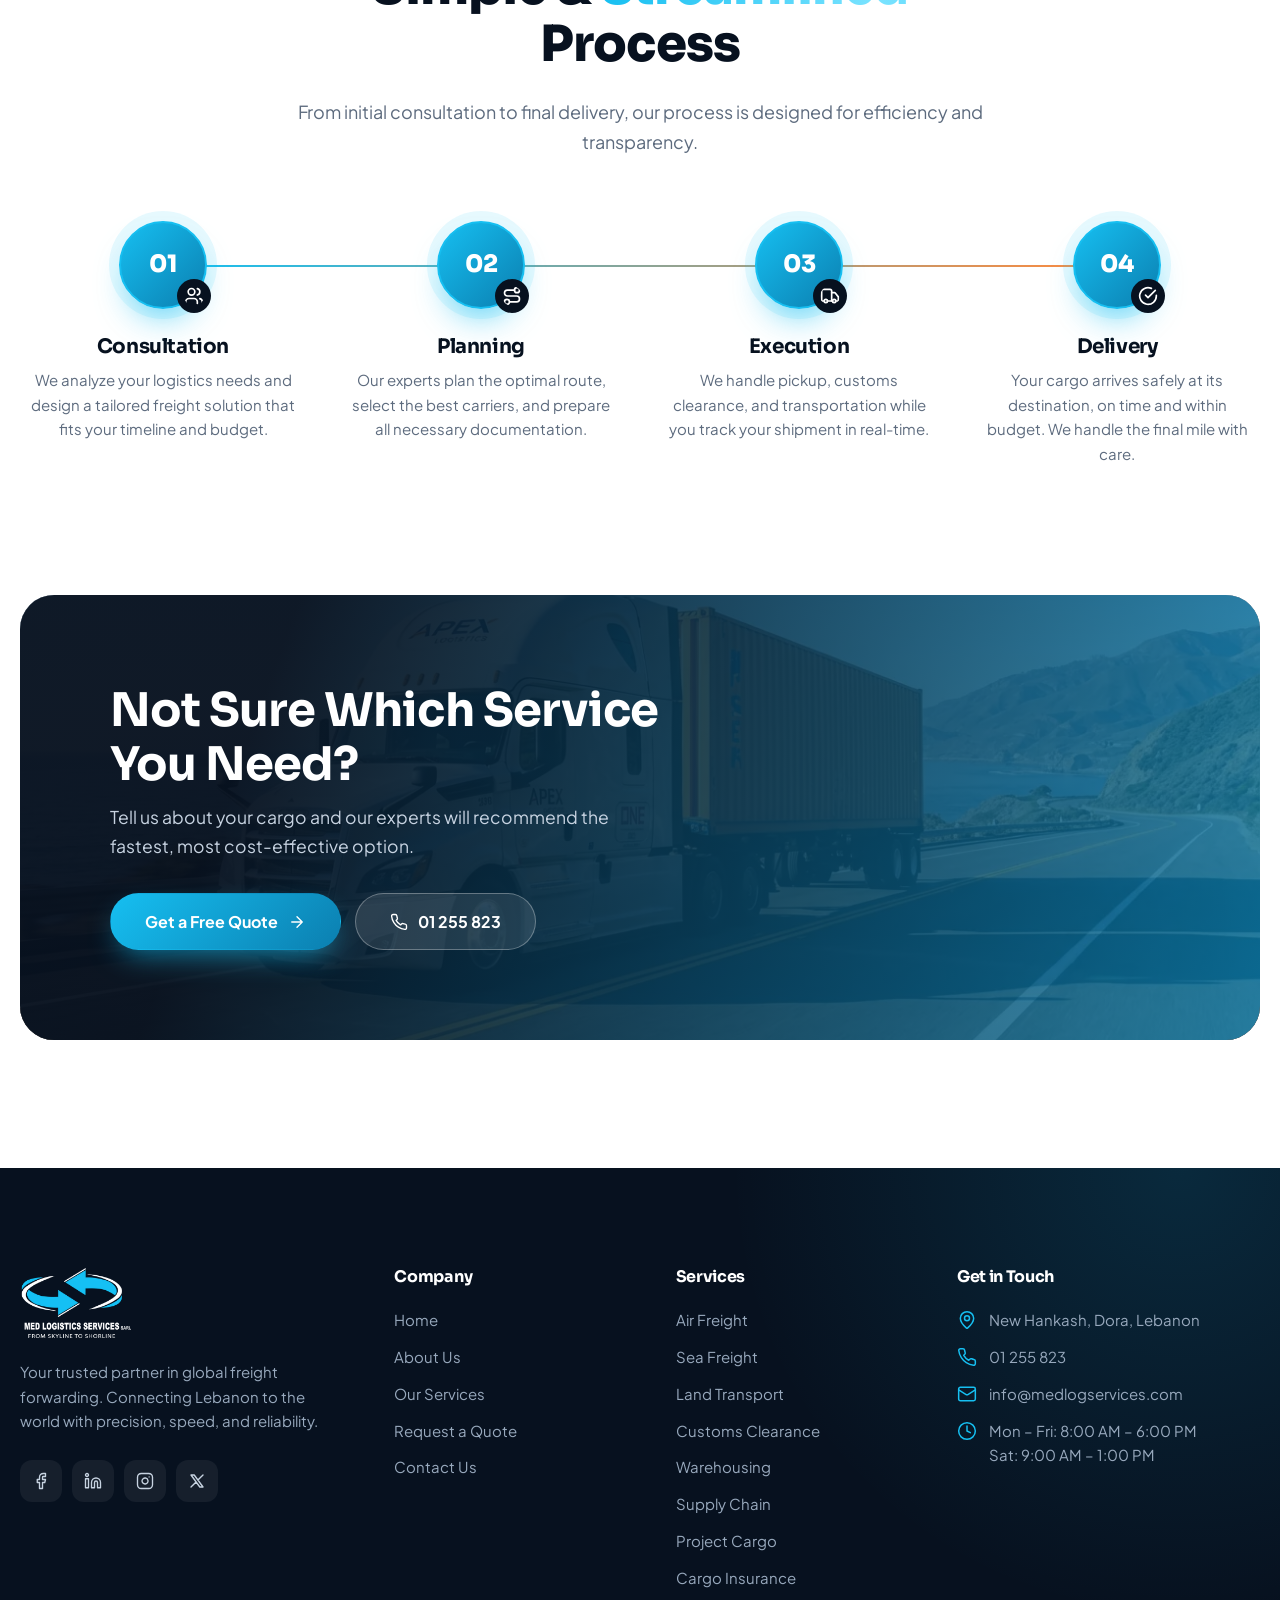
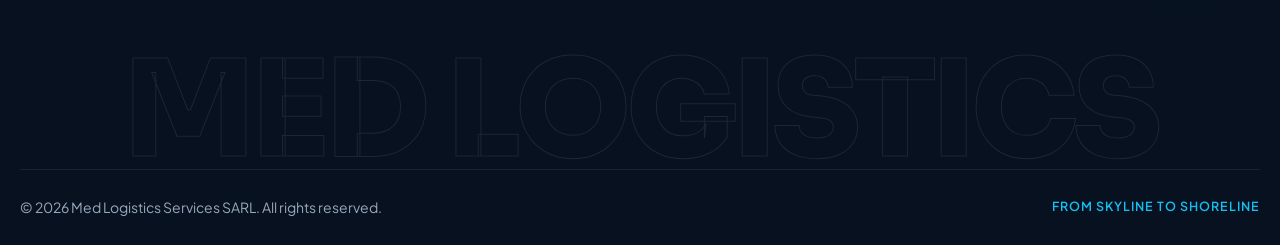
<file: services.html>
<!DOCTYPE html>
<html lang="en">
  <head>
    <meta charset="UTF-8" />
    <meta name="viewport" content="width=device-width, initial-scale=1.0" />
    <title>Services | Air, Sea &amp; Land Freight, Customs, Warehousing — Med Logistics Services</title>
    <meta name="description" content="Air freight, sea freight, land transport, customs clearance, warehousing, supply chain management, project cargo and cargo insurance from Med Logistics Services, Lebanon." />
    <meta name="robots" content="index, follow" />
    <link rel="canonical" href="https://medlogservices.com/services.html" />
    <link rel="icon" type="image/x-icon" href="favico.ico" />
    <meta name="theme-color" content="#07111f" />
    <meta property="og:title" content="Logistics Services | Med Logistics Services SARL" />
    <meta property="og:description" content="A full spectrum of freight forwarding and logistics services tailored to your business." />
    <meta property="og:type" content="website" />
    <meta property="og:url" content="https://medlogservices.com/services.html" />
    <meta property="og:image" content="/images/pic3.jpg" />
    <link rel="preconnect" href="https://fonts.googleapis.com" />
    <link rel="preconnect" href="https://fonts.gstatic.com" crossorigin />
    <link rel="stylesheet" href="https://fonts.googleapis.com/css2?family=Plus+Jakarta+Sans:wght@400;500;600;700&family=Sora:wght@600;700;800&display=swap" />
    <link rel="stylesheet" href="css/style.css" />
    <script>document.documentElement.classList.add('js');</script>
    <script src="js/main.js" defer></script>
  </head>

  <body data-page="services">
    <main id="main">
      <section class="page-hero">
        <div class="page-hero-media" data-parallax="0.2"><img src="images/pic3.webp" alt="" width="1264" height="848" fetchpriority="high" /></div>
        <div class="hero-grid"></div>
        <div class="container">
          <ol class="crumbs intro" style="--d:.1s"><li><a href="index.html">Home</a></li><li aria-current="page">Services</li></ol>
          <h1>
            <span class="split-line"><span style="--d:.2s">Comprehensive Logistics</span></span>
            <span class="split-line"><span style="--d:.35s"><span class="text-grad">Solutions</span></span></span>
          </h1>
          <p class="intro" style="--d:.6s">From air and sea freight to customs clearance and warehousing, we offer a full spectrum of logistics services tailored to your business needs.</p>
        </div>
      </section>

      <div class="chip-nav-wrap">
        <nav class="container chip-nav" aria-label="Services">
          <a href="#air"><svg class="i" aria-hidden="true"><use href="#i-plane" /></svg>Air Freight</a>
          <a href="#sea"><svg class="i" aria-hidden="true"><use href="#i-ship" /></svg>Sea Freight</a>
          <a href="#land"><svg class="i" aria-hidden="true"><use href="#i-truck" /></svg>Land Transport</a>
          <a href="#customs"><svg class="i" aria-hidden="true"><use href="#i-customs" /></svg>Customs Clearance</a>
          <a href="#warehouse"><svg class="i" aria-hidden="true"><use href="#i-warehouse" /></svg>Warehousing</a>
          <a href="#supply-chain"><svg class="i" aria-hidden="true"><use href="#i-network" /></svg>Supply Chain</a>
          <a href="#project-cargo"><svg class="i" aria-hidden="true"><use href="#i-package" /></svg>Project Cargo</a>
          <a href="#insurance"><svg class="i" aria-hidden="true"><use href="#i-shield" /></svg>Cargo Insurance</a>
        </nav>
      </div>

      <div class="service-rows">
        <section class="service-row" id="air">
          <div class="container split">
            <div class="service-media" data-reveal="left">
              <div class="media-main"><img src="images/pic2.webp" alt="Air freight cargo operations" width="1264" height="848" loading="lazy" /></div>
              <span class="s-icon"><svg class="i" aria-hidden="true"><use href="#i-plane" /></svg></span>
            </div>
            <div data-reveal="right">
              <span class="service-index">01 — AIR</span>
              <h2>Air Freight</h2>
              <p class="lead">Fast and reliable air cargo solutions for time-sensitive shipments. We partner with leading airlines to ensure your goods arrive on schedule, anywhere in the world.</p>
              <ul class="checklist">
                <li><span class="tick"><svg class="i" aria-hidden="true"><use href="#i-check" /></svg></span>Express &amp; Standard Options</li>
                <li><span class="tick"><svg class="i" aria-hidden="true"><use href="#i-check" /></svg></span>Door-to-Door Delivery</li>
                <li><span class="tick"><svg class="i" aria-hidden="true"><use href="#i-check" /></svg></span>Dangerous Goods Handling</li>
                <li><span class="tick"><svg class="i" aria-hidden="true"><use href="#i-check" /></svg></span>Temperature-Controlled</li>
              </ul>
              <div class="row-actions">
                <a class="btn btn-primary" href="quote.html?service=air">Request a Quote <svg class="i i-arrow" aria-hidden="true"><use href="#i-arrow-right" /></svg></a>
                <a class="btn btn-outline" href="contact.html?service=air">Talk to an Expert</a>
              </div>
            </div>
          </div>
        </section>

        <section class="service-row" id="sea">
          <div class="container split">
            <div class="service-media" data-reveal="right">
              <div class="media-main"><img src="images/pic3.webp" alt="Container ship at port" width="1264" height="848" loading="lazy" /></div>
              <span class="s-icon"><svg class="i" aria-hidden="true"><use href="#i-ship" /></svg></span>
            </div>
            <div data-reveal="left">
              <span class="service-index">02 — SEA</span>
              <h2>Sea Freight</h2>
              <p class="lead">Cost-effective ocean freight services for FCL and LCL shipments. Our extensive carrier network ensures competitive rates and reliable transit times across all major trade lanes.</p>
              <ul class="checklist">
                <li><span class="tick"><svg class="i" aria-hidden="true"><use href="#i-check" /></svg></span>FCL &amp; LCL Options</li>
                <li><span class="tick"><svg class="i" aria-hidden="true"><use href="#i-check" /></svg></span>Reefer Containers</li>
                <li><span class="tick"><svg class="i" aria-hidden="true"><use href="#i-check" /></svg></span>Break-Bulk Cargo</li>
                <li><span class="tick"><svg class="i" aria-hidden="true"><use href="#i-check" /></svg></span>Port-to-Port &amp; Door-to-Door</li>
              </ul>
              <div class="row-actions">
                <a class="btn btn-primary" href="quote.html?service=sea">Request a Quote <svg class="i i-arrow" aria-hidden="true"><use href="#i-arrow-right" /></svg></a>
                <a class="btn btn-outline" href="contact.html?service=sea">Talk to an Expert</a>
              </div>
            </div>
          </div>
        </section>

        <section class="service-row" id="land">
          <div class="container split">
            <div class="service-media" data-reveal="left">
              <div class="media-main"><img src="images/pic4.webp" alt="Freight trucks on the road" width="1264" height="848" loading="lazy" /></div>
              <span class="s-icon"><svg class="i" aria-hidden="true"><use href="#i-truck" /></svg></span>
            </div>
            <div data-reveal="right">
              <span class="service-index">03 — LAND</span>
              <h2>Land Transport</h2>
              <p class="lead">Comprehensive road and rail freight solutions connecting major hubs across the Middle East and beyond. Full truckload, partial, and specialized transport available.</p>
              <ul class="checklist">
                <li><span class="tick"><svg class="i" aria-hidden="true"><use href="#i-check" /></svg></span>FTL &amp; LTL Services</li>
                <li><span class="tick"><svg class="i" aria-hidden="true"><use href="#i-check" /></svg></span>Cross-Border Transport</li>
                <li><span class="tick"><svg class="i" aria-hidden="true"><use href="#i-check" /></svg></span>GPS Tracking</li>
                <li><span class="tick"><svg class="i" aria-hidden="true"><use href="#i-check" /></svg></span>Specialized Vehicles</li>
              </ul>
              <div class="row-actions">
                <a class="btn btn-primary" href="quote.html?service=land">Request a Quote <svg class="i i-arrow" aria-hidden="true"><use href="#i-arrow-right" /></svg></a>
                <a class="btn btn-outline" href="contact.html?service=land">Talk to an Expert</a>
              </div>
            </div>
          </div>
        </section>

        <section class="service-row" id="customs">
          <div class="container split">
            <div class="service-media" data-reveal="right">
              <div class="media-main"><img src="images/pic5.webp" alt="Customs documentation and clearance" width="1264" height="848" loading="lazy" /></div>
              <span class="s-icon"><svg class="i" aria-hidden="true"><use href="#i-customs" /></svg></span>
            </div>
            <div data-reveal="left">
              <span class="service-index">04 — CUSTOMS</span>
              <h2>Customs Clearance</h2>
              <p class="lead">Expert customs brokerage services ensuring smooth and compliant clearance of your goods. Our licensed brokers handle all documentation and regulatory requirements.</p>
              <ul class="checklist">
                <li><span class="tick"><svg class="i" aria-hidden="true"><use href="#i-check" /></svg></span>Import &amp; Export Clearance</li>
                <li><span class="tick"><svg class="i" aria-hidden="true"><use href="#i-check" /></svg></span>Duty Optimization</li>
                <li><span class="tick"><svg class="i" aria-hidden="true"><use href="#i-check" /></svg></span>Regulatory Compliance</li>
                <li><span class="tick"><svg class="i" aria-hidden="true"><use href="#i-check" /></svg></span>Documentation Management</li>
              </ul>
              <div class="row-actions">
                <a class="btn btn-primary" href="quote.html?service=customs">Request a Quote <svg class="i i-arrow" aria-hidden="true"><use href="#i-arrow-right" /></svg></a>
                <a class="btn btn-outline" href="contact.html?service=customs">Talk to an Expert</a>
              </div>
            </div>
          </div>
        </section>

        <section class="service-row" id="warehouse">
          <div class="container split">
            <div class="service-media" data-reveal="left">
              <div class="media-main"><img src="images/pic6.webp" alt="Modern warehouse facility" width="1264" height="848" loading="lazy" /></div>
              <span class="s-icon"><svg class="i" aria-hidden="true"><use href="#i-warehouse" /></svg></span>
            </div>
            <div data-reveal="right">
              <span class="service-index">05 — WAREHOUSING</span>
              <h2>Warehousing</h2>
              <p class="lead">Secure, modern warehousing and distribution services. Our facilities offer flexible storage solutions with inventory management and value-added services.</p>
              <ul class="checklist">
                <li><span class="tick"><svg class="i" aria-hidden="true"><use href="#i-check" /></svg></span>Climate-Controlled Storage</li>
                <li><span class="tick"><svg class="i" aria-hidden="true"><use href="#i-check" /></svg></span>Inventory Management</li>
                <li><span class="tick"><svg class="i" aria-hidden="true"><use href="#i-check" /></svg></span>Pick &amp; Pack Services</li>
                <li><span class="tick"><svg class="i" aria-hidden="true"><use href="#i-check" /></svg></span>Distribution Hub</li>
              </ul>
              <div class="row-actions">
                <a class="btn btn-primary" href="quote.html?service=warehouse">Request a Quote <svg class="i i-arrow" aria-hidden="true"><use href="#i-arrow-right" /></svg></a>
                <a class="btn btn-outline" href="contact.html?service=warehouse">Talk to an Expert</a>
              </div>
            </div>
          </div>
        </section>

        <section class="service-row" id="supply-chain">
          <div class="container split">
            <div class="service-media" data-reveal="right">
              <div class="media-main"><img src="images/pic7.webp" alt="Supply chain operations" width="1264" height="848" loading="lazy" /></div>
              <span class="s-icon"><svg class="i" aria-hidden="true"><use href="#i-network" /></svg></span>
            </div>
            <div data-reveal="left">
              <span class="service-index">06 — SUPPLY CHAIN</span>
              <h2>Supply Chain Management</h2>
              <p class="lead">End-to-end supply chain solutions designed to optimize your logistics operations. From procurement to final delivery, we manage every link in the chain.</p>
              <ul class="checklist">
                <li><span class="tick"><svg class="i" aria-hidden="true"><use href="#i-check" /></svg></span>Vendor Management</li>
                <li><span class="tick"><svg class="i" aria-hidden="true"><use href="#i-check" /></svg></span>Route Optimization</li>
                <li><span class="tick"><svg class="i" aria-hidden="true"><use href="#i-check" /></svg></span>Cost Analysis</li>
                <li><span class="tick"><svg class="i" aria-hidden="true"><use href="#i-check" /></svg></span>Performance Reporting</li>
              </ul>
              <div class="row-actions">
                <a class="btn btn-primary" href="quote.html?service=supply-chain">Request a Quote <svg class="i i-arrow" aria-hidden="true"><use href="#i-arrow-right" /></svg></a>
                <a class="btn btn-outline" href="contact.html?service=supply-chain">Talk to an Expert</a>
              </div>
            </div>
          </div>
        </section>

        <section class="service-row" id="project-cargo">
          <div class="container split">
            <div class="service-media" data-reveal="left">
              <div class="media-main"><img src="images/pic9.webp" alt="Heavy-lift project cargo" width="1264" height="848" loading="lazy" /></div>
              <span class="s-icon"><svg class="i" aria-hidden="true"><use href="#i-package" /></svg></span>
            </div>
            <div data-reveal="right">
              <span class="service-index">07 — PROJECT CARGO</span>
              <h2>Project Cargo</h2>
              <p class="lead">Specialized handling of oversized, heavy-lift, and complex project cargo. Our experts plan and execute transport of challenging shipments with precision.</p>
              <ul class="checklist">
                <li><span class="tick"><svg class="i" aria-hidden="true"><use href="#i-check" /></svg></span>Heavy-Lift Transport</li>
                <li><span class="tick"><svg class="i" aria-hidden="true"><use href="#i-check" /></svg></span>Route Surveys</li>
                <li><span class="tick"><svg class="i" aria-hidden="true"><use href="#i-check" /></svg></span>Engineering Support</li>
                <li><span class="tick"><svg class="i" aria-hidden="true"><use href="#i-check" /></svg></span>Multi-Modal Solutions</li>
              </ul>
              <div class="row-actions">
                <a class="btn btn-primary" href="quote.html?service=project-cargo">Request a Quote <svg class="i i-arrow" aria-hidden="true"><use href="#i-arrow-right" /></svg></a>
                <a class="btn btn-outline" href="contact.html?service=project-cargo">Talk to an Expert</a>
              </div>
            </div>
          </div>
        </section>

        <section class="service-row" id="insurance">
          <div class="container split">
            <div class="service-media" data-reveal="right">
              <div class="media-main"><img src="images/pic10.webp" alt="Insured cargo shipment" width="1264" height="848" loading="lazy" /></div>
              <span class="s-icon"><svg class="i" aria-hidden="true"><use href="#i-shield" /></svg></span>
            </div>
            <div data-reveal="left">
              <span class="service-index">08 — INSURANCE</span>
              <h2>Cargo Insurance</h2>
              <p class="lead">Comprehensive cargo insurance solutions to protect your shipments against loss, damage, and unforeseen events. Peace of mind for every shipment.</p>
              <ul class="checklist">
                <li><span class="tick"><svg class="i" aria-hidden="true"><use href="#i-check" /></svg></span>All-Risk Coverage</li>
                <li><span class="tick"><svg class="i" aria-hidden="true"><use href="#i-check" /></svg></span>Marine Insurance</li>
                <li><span class="tick"><svg class="i" aria-hidden="true"><use href="#i-check" /></svg></span>Claims Management</li>
                <li><span class="tick"><svg class="i" aria-hidden="true"><use href="#i-check" /></svg></span>Competitive Premiums</li>
              </ul>
              <div class="row-actions">
                <a class="btn btn-primary" href="quote.html?service=insurance">Request a Quote <svg class="i i-arrow" aria-hidden="true"><use href="#i-arrow-right" /></svg></a>
                <a class="btn btn-outline" href="contact.html?service=insurance">Talk to an Expert</a>
              </div>
            </div>
          </div>
        </section>
      </div>

      <!-- Industries -->
      <section class="section section--dark on-dark">
        <div class="glow-top"></div>
        <div class="container">
          <div class="section-head" data-reveal>
            <span class="eyebrow">Industries We Serve</span>
            <h2>Cargo of Every <span class="text-grad">Shape &amp; Size</span></h2>
            <p class="lead">From delicate electronics to heavy machinery, our team knows the handling, documentation and compliance each sector demands.</p>
          </div>
          <div class="industries" data-stagger=".06">
            <div class="industry" data-reveal><span class="glass-icon"><svg class="i" aria-hidden="true"><use href="#i-cpu" /></svg></span>Electronics</div>
            <div class="industry" data-reveal><span class="glass-icon"><svg class="i" aria-hidden="true"><use href="#i-pill" /></svg></span>Pharmaceuticals</div>
            <div class="industry" data-reveal><span class="glass-icon"><svg class="i" aria-hidden="true"><use href="#i-utensils" /></svg></span>Food &amp; Beverages</div>
            <div class="industry" data-reveal><span class="glass-icon"><svg class="i" aria-hidden="true"><use href="#i-car" /></svg></span>Automotive Parts</div>
            <div class="industry" data-reveal><span class="glass-icon"><svg class="i" aria-hidden="true"><use href="#i-shirt" /></svg></span>Textiles &amp; Garments</div>
            <div class="industry" data-reveal><span class="glass-icon"><svg class="i" aria-hidden="true"><use href="#i-cog" /></svg></span>Machinery &amp; Equipment</div>
            <div class="industry" data-reveal><span class="glass-icon"><svg class="i" aria-hidden="true"><use href="#i-building" /></svg></span>Construction Materials</div>
            <div class="industry" data-reveal><span class="glass-icon"><svg class="i" aria-hidden="true"><use href="#i-leaf" /></svg></span>Agricultural Products</div>
          </div>
        </div>
      </section>

      <!-- Process -->
      <section class="section">
        <div class="container">
          <div class="section-head" data-reveal>
            <span class="eyebrow">How It Works</span>
            <h2>Simple &amp; <span class="text-grad">Streamlined</span> Process</h2>
            <p class="lead">From initial consultation to final delivery, our process is designed for efficiency and transparency.</p>
          </div>
          <ol class="process" data-observe>
            <li class="process-line" aria-hidden="true"><span></span></li>
            <li class="step" style="--i:0">
              <div class="step-num">01<svg class="i" aria-hidden="true"><use href="#i-users" /></svg></div>
              <h3>Consultation</h3>
              <p>We analyze your logistics needs and design a tailored freight solution that fits your timeline and budget.</p>
            </li>
            <li class="step" style="--i:1">
              <div class="step-num">02<svg class="i" aria-hidden="true"><use href="#i-route" /></svg></div>
              <h3>Planning</h3>
              <p>Our experts plan the optimal route, select the best carriers, and prepare all necessary documentation.</p>
            </li>
            <li class="step" style="--i:2">
              <div class="step-num">03<svg class="i" aria-hidden="true"><use href="#i-truck" /></svg></div>
              <h3>Execution</h3>
              <p>We handle pickup, customs clearance, and transportation while you track your shipment in real-time.</p>
            </li>
            <li class="step" style="--i:3">
              <div class="step-num">04<svg class="i" aria-hidden="true"><use href="#i-check-circle" /></svg></div>
              <h3>Delivery</h3>
              <p>Your cargo arrives safely at its destination, on time and within budget. We handle the final mile with care.</p>
            </li>
          </ol>
        </div>
      </section>

      <!-- CTA -->
      <section class="section" style="padding-top:0">
        <div class="container">
          <div class="cta" data-reveal="zoom">
            <div class="cta-bg" data-parallax="0.12"><img src="images/pic4.webp" alt="" width="1264" height="848" loading="lazy" /></div>
            <div class="cta-inner">
              <div>
                <h2>Not Sure Which Service You Need?</h2>
                <p>Tell us about your cargo and our experts will recommend the fastest, most cost-effective option.</p>
              </div>
              <div class="cta-actions">
                <a class="btn btn-primary btn-lg" href="quote.html">Get a Free Quote <svg class="i i-arrow" aria-hidden="true"><use href="#i-arrow-right" /></svg></a>
                <a class="btn btn-ghost btn-lg" href="tel:+9611255823"><svg class="i" aria-hidden="true"><use href="#i-phone" /></svg>01 255 823</a>
              </div>
            </div>
          </div>
        </div>
      </section>
    </main>
  </body>
</html>
</file>
<file: css/style.css>
/* ==========================================================================
   Med Logistics Services — Design system
   ========================================================================== */
:root {
  --brand: #16bff1;
  --brand-2: #0ea5d9;
  --brand-3: #0b7fb0;
  --brand-soft: #e7f8fe;
  --accent: #ff8a3d;
  --ink: #07111f;
  --ink-2: #0c1a2e;
  --ink-3: #13253d;
  --text: #1b2a3d;
  --muted: #5d6b7e;
  --line: #e4eaf1;
  --bg: #f5f8fb;
  --danger: #dc2626;
  --radius: 24px;
  --shadow-sm: 0 2px 8px rgba(7, 17, 31, .06);
  --shadow: 0 16px 44px -16px rgba(7, 17, 31, .2);
  --shadow-lg: 0 34px 80px -24px rgba(7, 17, 31, .38);
  --ease: cubic-bezier(.22, 1, .36, 1);
  --font-display: "Sora", system-ui, -apple-system, "Segoe UI", sans-serif;
  --font-body: "Plus Jakarta Sans", system-ui, -apple-system, "Segoe UI", sans-serif;
  --header-h: 84px;
}

*, *::before, *::after { box-sizing: border-box; }
html { scroll-behavior: smooth; -webkit-text-size-adjust: 100%; }
body {
  margin: 0;
  font-family: var(--font-body);
  font-size: 16px;
  line-height: 1.65;
  color: var(--text);
  background: #fff;
  -webkit-font-smoothing: antialiased;
  overflow-x: hidden;
}
body.menu-open { overflow: hidden; }
img { max-width: 100%; display: block; }
a { color: inherit; text-decoration: none; }
h1, h2, h3, h4 {
  font-family: var(--font-display);
  color: var(--ink);
  line-height: 1.15;
  letter-spacing: -.02em;
  margin: 0 0 .5em;
}
p { margin: 0 0 1em; }
button, input, select, textarea { font: inherit; color: inherit; }
:focus-visible { outline: 2px solid var(--brand); outline-offset: 3px; }
::selection { background: var(--brand); color: #fff; }

.container { width: min(1240px, 100% - 40px); margin-inline: auto; }
.sr-only {
  position: absolute; width: 1px; height: 1px; padding: 0; margin: -1px;
  overflow: hidden; clip: rect(0 0 0 0); white-space: nowrap; border: 0;
}
.skip-link {
  position: fixed; top: 12px; left: 12px; z-index: 2000;
  padding: 10px 18px; border-radius: 10px; background: var(--brand); color: #fff; font-weight: 700;
  transform: translateY(-200%); transition: transform .3s var(--ease);
}
.skip-link:focus { transform: none; }

.i {
  width: 24px; height: 24px; flex: none;
  fill: none; stroke: currentColor; stroke-width: 1.8;
  stroke-linecap: round; stroke-linejoin: round;
}
.i-fill { fill: currentColor; stroke: none; }

/* ---------- Typography helpers ---------- */
.eyebrow {
  display: inline-flex; align-items: center; gap: 10px;
  padding: 7px 16px; border-radius: 999px;
  background: var(--brand-soft); color: var(--brand-3);
  font-size: 12.5px; font-weight: 700; letter-spacing: .14em; text-transform: uppercase;
  margin-bottom: 18px;
}
.eyebrow::before {
  content: ""; width: 6px; height: 6px; border-radius: 50%; background: var(--brand);
  box-shadow: 0 0 0 4px rgba(22, 191, 241, .2);
}
.on-dark .eyebrow, .eyebrow--dark {
  background: rgba(22, 191, 241, .1); color: var(--brand); border: 1px solid rgba(22, 191, 241, .25);
}
.text-grad {
  background: linear-gradient(90deg, var(--brand), #7ae3ff 45%, var(--brand) 90%);
  background-size: 200% auto;
  -webkit-background-clip: text; background-clip: text; color: transparent;
}
.hero .text-grad { animation: shine 6s linear infinite; }
.text-accent { color: var(--brand); }
@keyframes shine { to { background-position: -200% center; } }

.lead { font-size: 1.125rem; color: var(--muted); }
.on-dark { color: #b7c5d6; }
.on-dark h2, .on-dark h3 { color: #fff; }
.on-dark .lead { color: #98a9bd; }

.section { position: relative; padding: clamp(80px, 10vw, 128px) 0; }
.section--alt { background: var(--bg); }
.section--dark { background: var(--ink); overflow: hidden; }
.section-head { max-width: 740px; margin: 0 auto clamp(44px, 6vw, 64px); text-align: center; }
.section-head--left { margin-left: 0; text-align: left; }
.section-head h2, .h2 { font-size: clamp(2rem, 4.2vw, 3.1rem); font-weight: 800; }
.section-head p { margin: 0; }

/* ---------- Buttons ---------- */
.btn {
  position: relative; isolation: isolate; overflow: hidden;
  display: inline-flex; align-items: center; justify-content: center; gap: 10px;
  padding: 15px 28px; border-radius: 999px; border: 1.5px solid transparent;
  font-weight: 700; font-size: 15px; line-height: 1.2; white-space: nowrap; cursor: pointer;
  transition: transform .35s var(--ease), box-shadow .35s var(--ease), background-color .3s, color .3s, border-color .3s;
}
.btn .i { width: 18px; height: 18px; transition: transform .35s var(--ease); }
.btn:hover .i-arrow { transform: translateX(4px); }
.btn-primary {
  background: linear-gradient(135deg, var(--brand), var(--brand-3)); color: #fff;
  box-shadow: 0 12px 30px -10px rgba(22, 191, 241, .7);
}
.btn-primary::after {
  content: ""; position: absolute; inset: 0; z-index: -1;
  background: linear-gradient(120deg, transparent 30%, rgba(255, 255, 255, .45) 50%, transparent 70%);
  transform: translateX(-120%); transition: transform .9s var(--ease);
}
.btn-primary:hover { transform: translateY(-2px); box-shadow: 0 18px 40px -12px rgba(22, 191, 241, .85); }
.btn-primary:hover::after { transform: translateX(120%); }
.btn-ghost { background: rgba(255, 255, 255, .1); color: #fff; border-color: rgba(255, 255, 255, .3); }
.btn-ghost:hover { background: rgba(255, 255, 255, .18); transform: translateY(-2px); }
.btn-outline { background: #fff; color: var(--ink); border-color: var(--line); }
.btn-outline:hover { border-color: var(--brand); color: var(--brand-3); transform: translateY(-2px); }
.btn-dark { background: var(--ink); color: #fff; }
.btn-dark:hover { background: var(--ink-3); transform: translateY(-2px); }
.btn-sm { padding: 11px 20px; font-size: 14px; }
.btn-lg { padding: 18px 34px; font-size: 16px; }
.btn[disabled] { opacity: .6; cursor: not-allowed; transform: none; }

.link-arrow {
  display: inline-flex; align-items: center; gap: 8px;
  font-weight: 700; font-size: 15px; color: var(--brand-3);
}
.link-arrow .i { width: 18px; height: 18px; transition: transform .35s var(--ease); }
.link-arrow:hover .i, a:hover > .link-arrow .i { transform: translateX(5px); }

.spinner {
  width: 18px; height: 18px; border-radius: 50%;
  border: 2.5px solid rgba(255, 255, 255, .35); border-top-color: #fff;
  animation: spin .8s linear infinite;
}
@keyframes spin { to { transform: rotate(360deg); } }

/* ---------- Header ---------- */
.progress {
  position: fixed; inset: 0 0 auto; z-index: 1001; height: 3px;
  background: linear-gradient(90deg, var(--brand), var(--accent));
  transform-origin: 0 50%; transform: scaleX(var(--p, 0));
}
.header {
  position: fixed; inset: 0 0 auto; z-index: 1000;
  height: var(--header-h); display: flex; align-items: center;
  transition: background-color .4s, box-shadow .4s, height .4s var(--ease);
}
.header.scrolled {
  --header-h: 72px;
  background: rgba(255, 255, 255, .86);
  -webkit-backdrop-filter: saturate(180%) blur(14px); backdrop-filter: saturate(180%) blur(14px);
  box-shadow: 0 1px 0 var(--line), 0 12px 30px -18px rgba(7, 17, 31, .25);
}
.header .container { display: flex; align-items: center; justify-content: space-between; gap: 24px; }
.brand { position: relative; display: block; flex: none; }
.brand img { height: 52px; width: auto; transition: opacity .35s, height .4s var(--ease); }
.header.scrolled .brand img { height: 46px; }
.brand .logo-dark { position: absolute; inset: 0; opacity: 0; }
.header.scrolled .logo-light { opacity: 0; }
.header.scrolled .logo-dark { opacity: 1; }

.nav { display: flex; align-items: center; gap: 4px; }
.nav a {
  position: relative; padding: 10px 16px; border-radius: 999px;
  font-weight: 600; font-size: 15px; color: rgba(255, 255, 255, .82); transition: color .3s;
}
.nav a::after {
  content: ""; position: absolute; left: 16px; right: 16px; bottom: 4px; height: 2px; border-radius: 2px;
  background: var(--brand); transform: scaleX(0); transform-origin: right; transition: transform .45s var(--ease);
}
.nav a:hover, .nav a.active { color: #fff; }
.nav a:hover::after, .nav a.active::after { transform: scaleX(1); transform-origin: left; }
.header.scrolled .nav a { color: var(--muted); }
.header.scrolled .nav a:hover, .header.scrolled .nav a.active { color: var(--ink); }

.header-cta { display: flex; align-items: center; gap: 18px; }
.header-phone { display: inline-flex; align-items: center; gap: 8px; font-weight: 700; font-size: 14px; color: #fff; transition: color .3s; }
.header-phone .i { width: 18px; height: 18px; color: var(--brand); }
.header.scrolled .header-phone { color: var(--ink); }

.menu-toggle {
  display: none; position: relative; width: 46px; height: 46px; border-radius: 14px; cursor: pointer;
  background: rgba(255, 255, 255, .1); border: 1px solid rgba(255, 255, 255, .25);
}
.menu-toggle span {
  position: absolute; left: 13px; right: 13px; height: 2px; border-radius: 2px; background: #fff;
  transition: transform .4s var(--ease), opacity .3s, background-color .3s;
}
.menu-toggle span:nth-child(1) { top: 16px; }
.menu-toggle span:nth-child(2) { top: 22px; }
.menu-toggle span:nth-child(3) { top: 28px; }
.header.scrolled .menu-toggle { background: var(--bg); border-color: var(--line); }
.header.scrolled .menu-toggle span { background: var(--ink); }
.menu-open .menu-toggle span { background: #fff; }
.menu-open .menu-toggle span:nth-child(1) { transform: translateY(6px) rotate(45deg); }
.menu-open .menu-toggle span:nth-child(2) { opacity: 0; }
.menu-open .menu-toggle span:nth-child(3) { transform: translateY(-6px) rotate(-45deg); }
.menu-open .header { background: transparent; box-shadow: none; -webkit-backdrop-filter: none; backdrop-filter: none; }
.menu-open .header .logo-light { opacity: 1; }
.menu-open .header .logo-dark { opacity: 0; }
.menu-open .header .menu-toggle { background: rgba(255, 255, 255, .1); border-color: rgba(255, 255, 255, .25); }

.mobile-menu {
  position: fixed; inset: 0; z-index: 999;
  display: flex; flex-direction: column; justify-content: center; gap: 4px;
  padding: 110px 28px 40px;
  background: radial-gradient(circle at 80% 10%, rgba(22, 191, 241, .18), transparent 50%), rgba(7, 17, 31, .98);
  opacity: 0; visibility: hidden; transition: opacity .4s, visibility .4s;
}
.menu-open .mobile-menu { opacity: 1; visibility: visible; }
.m-link {
  font-family: var(--font-display); font-weight: 700; font-size: clamp(30px, 8vw, 44px); color: #fff; padding: 6px 0;
  opacity: 0; transform: translateY(24px);
  transition: opacity .5s var(--ease), transform .5s var(--ease), color .3s;
  transition-delay: calc(var(--i, 0) * 60ms + 100ms);
}
.m-link.active, .m-link:hover { color: var(--brand); }
.menu-open .m-link { opacity: 1; transform: none; }
.mobile-menu .m-foot {
  margin-top: 36px; display: grid; gap: 10px; color: #98a9bd;
  opacity: 0; transition: opacity .6s .4s;
}
.menu-open .mobile-menu .m-foot { opacity: 1; }
.m-foot a { display: inline-flex; align-items: center; gap: 10px; }
.m-foot .i { width: 18px; height: 18px; color: var(--brand); }
.m-foot .btn { margin-top: 12px; justify-self: start; }

/* ---------- Home hero ---------- */
.hero {
  position: relative; isolation: isolate; overflow: hidden;
  min-height: 100vh; min-height: 100svh;
  display: flex; align-items: center;
  padding: calc(var(--header-h) + 48px) 0 120px;
  background: var(--ink); color: #fff;
}
.hero-media { position: absolute; inset: 0; z-index: -3; overflow: hidden; }
.hero-media img { width: 100%; height: 100%; object-fit: cover; object-position: 60% 50%; transform: scale(1.04); }
.hero-overlay {
  position: absolute; inset: 0; z-index: -2;
  background:
    linear-gradient(100deg, rgba(7, 17, 31, .96) 0%, rgba(7, 17, 31, .8) 40%, rgba(7, 17, 31, .35) 72%, rgba(7, 17, 31, .6) 100%),
    linear-gradient(0deg, rgba(7, 17, 31, .95) 0%, transparent 38%);
}
.hero-grid {
  position: absolute; inset: 0; z-index: -1; pointer-events: none;
  background-image:
    linear-gradient(rgba(255, 255, 255, .05) 1px, transparent 1px),
    linear-gradient(90deg, rgba(255, 255, 255, .05) 1px, transparent 1px);
  background-size: 64px 64px;
  -webkit-mask-image: radial-gradient(ellipse 70% 70% at 25% 50%, #000 15%, transparent 75%);
  mask-image: radial-gradient(ellipse 70% 70% at 25% 50%, #000 15%, transparent 75%);
}
/* Soft glows use gradients instead of filter: blur(), which is very costly to repaint. */
.hero-orb {
  position: absolute; z-index: -1; pointer-events: none; will-change: transform;
  animation: orb 16s ease-in-out infinite alternate;
}
.hero-orb--1 { width: 640px; height: 640px; left: -220px; top: 0; background: radial-gradient(closest-side, rgba(22, 191, 241, .26), transparent); }
.hero-orb--2 { width: 560px; height: 560px; right: 4%; bottom: -220px; background: radial-gradient(closest-side, rgba(255, 138, 61, .18), transparent); animation-delay: -6s; }
@keyframes orb { to { transform: translate(80px, -60px) scale(1.15); } }

.hero-routes { position: absolute; inset: 0; z-index: -1; width: 100%; height: 100%; pointer-events: none; opacity: 0; animation: fadeIn 2s .8s forwards; }
.route-base { fill: none; stroke: rgba(255, 255, 255, .12); stroke-width: 1.4; }
.route-flow { fill: none; stroke: url(#routeGrad); stroke-width: 2; stroke-dasharray: 6 12; }
.node circle { fill: var(--brand); }
.node .ring {
  fill: none; stroke: var(--brand); stroke-width: 1.5; vector-effect: non-scaling-stroke;
  transform-box: fill-box; transform-origin: center; animation: ring 2.6s ease-out infinite;
}
.node--accent circle { fill: var(--accent); }
.node--accent .ring { stroke: var(--accent); animation-delay: -1.3s; }
@keyframes ring { from { transform: scale(1); opacity: .9; } to { transform: scale(6); opacity: 0; } }

.hero-inner { position: relative; display: grid; grid-template-columns: minmax(0, 1.3fr) minmax(0, .7fr); gap: 48px; align-items: center; }
.hero-badge {
  display: inline-flex; align-items: center; gap: 12px;
  padding: 8px 18px 8px 12px; border-radius: 999px;
  background: rgba(255, 255, 255, .1); border: 1px solid rgba(255, 255, 255, .16);
  font-size: 13px; font-weight: 600; letter-spacing: .04em; color: #dbe7f3;
}
.pulse-dot { width: 9px; height: 9px; border-radius: 50%; background: var(--brand); animation: pulse 2s infinite; }
@keyframes pulse {
  0% { box-shadow: 0 0 0 0 rgba(22, 191, 241, .7); }
  70%, 100% { box-shadow: 0 0 0 12px rgba(22, 191, 241, 0); }
}
.hero h1 {
  margin: 26px 0 22px; color: #fff;
  font-size: clamp(2.7rem, 6.6vw, 5.6rem); font-weight: 800; line-height: 1.02; letter-spacing: -.04em;
}
.split-line { display: block; overflow: hidden; padding-bottom: .08em; margin-bottom: -.08em; }
.split-line > span { display: inline-block; transform: translateY(110%); animation: lineUp 1.2s var(--ease) forwards; animation-delay: var(--d, 0s); }
@keyframes lineUp { to { transform: none; } }

.hero-rotator { display: flex; flex-wrap: wrap; align-items: baseline; gap: 10px; margin-bottom: 18px; font-size: clamp(1.1rem, 2vw, 1.4rem); font-weight: 600; color: #cfe0ee; }
.rotator { display: inline-grid; overflow: hidden; height: 1.5em; line-height: 1.5; }
.rotator > span {
  grid-area: 1 / 1; white-space: nowrap; color: var(--brand); font-weight: 700;
  transform: translateY(100%); opacity: 0; transition: transform .7s var(--ease), opacity .7s var(--ease);
}
.rotator > span.is-active { transform: none; opacity: 1; }
.rotator > span.is-leaving { transform: translateY(-100%); opacity: 0; }
.hero .lead { color: rgba(226, 235, 245, .8); max-width: 590px; }
.hero-actions { display: flex; flex-wrap: wrap; gap: 14px; margin: 34px 0 40px; }

.track-label { margin: 0 0 10px 6px; font-size: 12.5px; font-weight: 700; letter-spacing: .12em; text-transform: uppercase; color: rgba(255, 255, 255, .55); }
.track-form {
  display: flex; align-items: center; gap: 8px; max-width: 540px; padding: 7px;
  border-radius: 999px; background: rgba(255, 255, 255, .1); border: 1px solid rgba(255, 255, 255, .16);
  transition: border-color .3s, box-shadow .3s;
}
.track-form:focus-within { border-color: rgba(22, 191, 241, .6); box-shadow: 0 0 0 4px rgba(22, 191, 241, .15); }
.track-form > .i { margin-left: 14px; width: 20px; height: 20px; color: var(--brand); }
.track-form input { flex: 1; min-width: 0; padding: 10px 4px; border: 0; outline: 0; background: none; color: #fff; font-size: 15px; }
.track-form input::placeholder { color: rgba(255, 255, 255, .5); }
.track-form.shake { animation: shake .45s; }
@keyframes shake { 20%, 60% { transform: translateX(-6px); } 40%, 80% { transform: translateX(6px); } }

.hero-cards { display: grid; gap: 18px; justify-items: end; }
.hero-cards > div:nth-child(2) { margin-right: 56px; }
.glass-card {
  display: flex; align-items: center; gap: 16px; min-width: 270px; padding: 18px 24px 18px 18px;
  border-radius: 22px; border: 1px solid rgba(255, 255, 255, .18);
  background: linear-gradient(135deg, rgba(30, 52, 80, .78), rgba(12, 26, 46, .6));
  box-shadow: 0 24px 50px -20px rgba(0, 0, 0, .55);
  animation: float 6s ease-in-out infinite; animation-delay: var(--fd, 0s); will-change: transform;
}
@keyframes float { 50% { transform: translateY(-12px); } }
.glass-icon { display: grid; place-items: center; width: 52px; height: 52px; border-radius: 16px; background: rgba(22, 191, 241, .18); color: var(--brand); }
.glass-card strong { display: block; font-family: var(--font-display); font-size: 28px; line-height: 1.1; color: #fff; }
.glass-card span { font-size: 13.5px; color: #a9bacb; }

.intro { opacity: 0; transform: translateY(26px); animation: introUp 1s var(--ease) forwards; animation-delay: var(--d, 0s); }
@keyframes introUp { to { opacity: 1; transform: none; } }
@keyframes fadeIn { to { opacity: 1; } }

.scroll-cue {
  position: absolute; left: 50%; bottom: 28px; z-index: 2; translate: -50% 0;
  display: flex; flex-direction: column; align-items: center; gap: 10px;
  font-size: 11px; font-weight: 700; letter-spacing: .24em; text-transform: uppercase; color: rgba(255, 255, 255, .55);
}
.mouse { width: 24px; height: 38px; border-radius: 14px; border: 2px solid rgba(255, 255, 255, .4); position: relative; }
.mouse::after {
  content: ""; position: absolute; left: 50%; top: 7px; width: 4px; height: 8px; margin-left: -2px;
  border-radius: 2px; background: var(--brand); animation: wheel 1.8s var(--ease) infinite;
}
@keyframes wheel { 0% { opacity: 0; transform: translateY(-4px); } 30% { opacity: 1; } 100% { opacity: 0; transform: translateY(12px); } }
[data-depth] { transition: translate .8s var(--ease); }

/* ---------- Partners marquee ---------- */
.partners { padding: 48px 0; border-bottom: 1px solid var(--line); background: #fff; }
.partners-title { text-align: center; margin: 0 0 26px; font-size: 13px; font-weight: 700; letter-spacing: .16em; text-transform: uppercase; color: #8b99aa; }
.marquee {
  overflow: hidden;
  -webkit-mask-image: linear-gradient(90deg, transparent, #000 12%, #000 88%, transparent);
  mask-image: linear-gradient(90deg, transparent, #000 12%, #000 88%, transparent);
}
.marquee-track { display: flex; gap: 72px; width: max-content; padding-right: 72px; animation: marquee 34s linear infinite; }
.marquee:hover .marquee-track { animation-play-state: paused; }
@keyframes marquee { to { transform: translateX(-50%); } }
.partner { display: flex; align-items: center; gap: 14px; color: #9aa8b8; transition: color .3s; }
.partner b { font-family: var(--font-display); font-size: 30px; font-weight: 800; letter-spacing: .04em; }
.partner small { max-width: 170px; font-size: 12px; font-weight: 600; line-height: 1.35; color: #a7b3c2; }
.partner:hover { color: var(--brand-3); }

/* ---------- Split / about teaser ---------- */
.split { display: grid; grid-template-columns: 1fr 1fr; gap: clamp(48px, 7vw, 96px); align-items: center; }
.media-stack { position: relative; padding: 0 36px 48px 0; }
.media-main { border-radius: 30px; overflow: hidden; box-shadow: var(--shadow-lg); aspect-ratio: 5 / 4; }
.media-main img, .media-sub img { width: 100%; height: 100%; object-fit: cover; }
.media-sub {
  position: absolute; right: 0; bottom: 0; width: 46%; aspect-ratio: 1;
  border-radius: 24px; overflow: hidden; border: 8px solid #fff; box-shadow: var(--shadow-lg);
}
.exp-badge {
  position: absolute; left: -22px; top: 36px; z-index: 2;
  padding: 20px 24px; border-radius: 22px; background: var(--ink); color: #c7d3e1; box-shadow: var(--shadow-lg);
  animation: float 7s ease-in-out infinite;
}
.exp-badge strong { display: block; font-family: var(--font-display); font-size: 44px; line-height: 1; color: var(--brand); }
.exp-badge span { font-size: 13px; font-weight: 600; }
.cert-badge {
  position: absolute; left: 32px; bottom: 16px; z-index: 2;
  display: flex; align-items: center; gap: 12px; padding: 12px 18px 12px 12px;
  border-radius: 18px; background: #fff; box-shadow: var(--shadow);
}
.cert-badge .glass-icon { width: 44px; height: 44px; border-radius: 12px; background: var(--brand-soft); color: var(--brand-3); }
.cert-badge strong { display: block; font-family: var(--font-display); font-size: 14px; color: var(--ink); }
.cert-badge span { font-size: 12.5px; color: var(--muted); }

.checklist { list-style: none; padding: 0; margin: 28px 0 36px; display: grid; grid-template-columns: 1fr 1fr; gap: 14px 24px; }
.checklist li { display: flex; align-items: center; gap: 12px; font-weight: 600; color: var(--ink); }
.tick { display: grid; place-items: center; flex: none; width: 26px; height: 26px; border-radius: 50%; background: var(--brand-soft); color: var(--brand-3); }
.tick .i { width: 14px; height: 14px; stroke-width: 3; }
.on-dark .checklist li { color: #e3ebf4; }
.on-dark .tick { background: rgba(22, 191, 241, .15); color: var(--brand); }

/* ---------- Services grid ---------- */
.services-grid { display: grid; grid-template-columns: repeat(4, 1fr); gap: 24px; }
.service-card {
  position: relative; display: flex; flex-direction: column; height: 100%;
  border-radius: var(--radius); overflow: hidden; background: #fff; border: 1px solid var(--line);
  transition: transform .6s var(--ease), box-shadow .6s var(--ease), border-color .6s;
  will-change: transform;
}
.service-card:hover { box-shadow: var(--shadow-lg); border-color: transparent; }
.spot::before {
  content: ""; position: absolute; inset: 0; z-index: 1; pointer-events: none; opacity: 0; transition: opacity .4s;
  background: radial-gradient(420px circle at var(--mx, 50%) var(--my, 50%), rgba(22, 191, 241, .14), transparent 45%);
}
.spot:hover::before { opacity: 1; }
.thumb { position: relative; aspect-ratio: 16 / 11; overflow: hidden; background: var(--ink-2); }
.thumb img { width: 100%; height: 100%; object-fit: cover; transition: transform 1.2s var(--ease); }
.thumb::after { content: ""; position: absolute; inset: 0; background: linear-gradient(180deg, transparent 45%, rgba(7, 17, 31, .55)); }
.service-card:hover .thumb img { transform: scale(1.1); }
.service-card .body { position: relative; display: flex; flex-direction: column; flex: 1; padding: 42px 24px 26px; }
.s-icon {
  position: absolute; top: -28px; left: 24px; z-index: 2;
  display: grid; place-items: center; width: 56px; height: 56px; border-radius: 16px;
  background: linear-gradient(135deg, var(--brand), var(--brand-3)); color: #fff;
  box-shadow: 0 14px 26px -10px rgba(22, 191, 241, .8); transition: transform .6s var(--ease);
}
.service-card:hover .s-icon { transform: rotate(-8deg) scale(1.08); }
.service-card h3 { font-size: 19px; margin-bottom: 10px; }
.service-card p { font-size: 14.5px; color: var(--muted); }
.service-card .link-arrow { margin-top: auto; }

/* ---------- Stats band ---------- */
.stats-band { position: relative; overflow: hidden; padding: clamp(64px, 8vw, 96px) 0; background: var(--ink); color: #fff; isolation: isolate; }
.stats-band::before {
  content: ""; position: absolute; inset: 0; z-index: -1;
  background-image: radial-gradient(rgba(22, 191, 241, .35) 1.2px, transparent 1.4px);
  background-size: 22px 22px;
  -webkit-mask-image: radial-gradient(ellipse 60% 80% at 50% 50%, #000, transparent 80%);
  mask-image: radial-gradient(ellipse 60% 80% at 50% 50%, #000, transparent 80%);
  opacity: .5;
}
.stats-band::after {
  content: ""; position: absolute; z-index: -1; width: 800px; height: 800px;
  left: 50%; top: 50%; translate: -50% -50%; background: radial-gradient(closest-side, rgba(22, 191, 241, .18), transparent);
}
.stats-grid { display: grid; grid-template-columns: repeat(4, 1fr); }
.stat { padding: 20px 24px; text-align: center; border-right: 1px solid rgba(255, 255, 255, .08); }
.stat:last-child { border-right: 0; }
.stat .num {
  font-family: var(--font-display); font-weight: 800; line-height: 1; letter-spacing: -.03em;
  font-size: clamp(2.5rem, 5vw, 3.8rem);
  background: linear-gradient(180deg, #fff 30%, #8fd9f5); -webkit-background-clip: text; background-clip: text; color: transparent;
}
.stat .label { margin-top: 12px; font-weight: 600; color: #98a9bd; }

/* ---------- Process ---------- */
.process { position: relative; display: grid; grid-template-columns: repeat(4, 1fr); gap: 32px; list-style: none; padding: 0; margin: 0; }
.process-line { position: absolute; top: 44px; left: 12.5%; right: 12.5%; height: 2px; background: var(--line); }
.process-line span {
  position: absolute; inset: 0; background: linear-gradient(90deg, var(--brand), var(--accent));
  transform: scaleX(0); transform-origin: left; transition: transform 2.2s var(--ease) .2s;
}
.process.in .process-line span { transform: scaleX(1); }
.step { position: relative; text-align: center; padding: 0 8px; }
.step-num {
  position: relative; display: grid; place-items: center; width: 88px; height: 88px; margin: 0 auto 26px;
  border-radius: 50%; background: #fff; border: 2px solid var(--line);
  font-family: var(--font-display); font-size: 24px; font-weight: 800; color: #9aa8b8;
  transition: all .7s var(--ease); transition-delay: calc(var(--i, 0) * .5s + .2s);
}
.step-num .i { position: absolute; right: -6px; bottom: -6px; width: 34px; height: 34px; padding: 7px; border-radius: 50%; background: var(--ink); color: #fff; stroke-width: 2; }
.process.in .step-num {
  color: #fff; border-color: var(--brand);
  background: linear-gradient(135deg, var(--brand), var(--brand-3));
  box-shadow: 0 0 0 10px rgba(22, 191, 241, .1), 0 18px 34px -12px rgba(22, 191, 241, .7);
}
.step h3 { font-size: 20px; }
.step p { font-size: 15px; color: var(--muted); margin: 0; }

/* ---------- Features (dark) ---------- */
.features { display: grid; grid-template-columns: repeat(3, 1fr); gap: 24px; }
.feature {
  position: relative; overflow: hidden; height: 100%; padding: 36px 30px;
  border-radius: var(--radius); background: rgba(255, 255, 255, .03); border: 1px solid rgba(255, 255, 255, .08);
  transition: transform .6s var(--ease), border-color .5s, background-color .5s;
}
.feature:hover { transform: translateY(-6px); border-color: rgba(22, 191, 241, .4); background: rgba(255, 255, 255, .05); }
.f-icon {
  display: grid; place-items: center; width: 62px; height: 62px; margin-bottom: 24px; border-radius: 18px;
  background: rgba(22, 191, 241, .12); color: var(--brand); transition: all .6s var(--ease);
}
.f-icon .i { width: 28px; height: 28px; }
.feature:hover .f-icon { background: var(--brand); color: #fff; transform: rotate(-8deg); }
.feature h3 { font-size: 20px; color: #fff; }
.feature p { margin: 0; font-size: 15px; color: #98a9bd; }
.f-num { position: absolute; top: 14px; right: 24px; font-family: var(--font-display); font-size: 64px; font-weight: 800; line-height: 1; color: rgba(255, 255, 255, .04); }
.section--light-features .feature { background: #fff; border-color: var(--line); }
.section--light-features .feature:hover { border-color: rgba(22, 191, 241, .5); box-shadow: var(--shadow); }
.section--light-features .feature h3 { color: var(--ink); }
.section--light-features .feature p { color: var(--muted); }
.section--light-features .f-icon { background: var(--brand-soft); color: var(--brand-3); }
.section--light-features .f-num { color: rgba(7, 17, 31, .04); }
.section--dark .glow-top {
  position: absolute; top: -300px; left: 50%; translate: -50% 0; width: 1100px; height: 600px;
  background: radial-gradient(closest-side, rgba(22, 191, 241, .14), transparent); pointer-events: none;
}

/* ---------- Testimonials ---------- */
.t-slider { position: relative; max-width: 920px; margin: 0 auto; }
.t-viewport { overflow: hidden; border-radius: 30px; touch-action: pan-y; }
.t-track { display: flex; transition: transform .9s var(--ease); }
.t-slide { flex: 0 0 100%; padding: 6px; }
.t-card {
  position: relative; padding: clamp(36px, 6vw, 60px); text-align: center;
  background: #fff; border: 1px solid var(--line); border-radius: 28px; box-shadow: var(--shadow);
}
.qmark { position: absolute; top: 18px; left: 34px; font-family: Georgia, serif; font-size: 140px; line-height: 1; color: var(--brand); opacity: .15; }
.stars { display: flex; justify-content: center; gap: 4px; margin-bottom: 22px; color: #ffb020; }
.stars .i { width: 20px; height: 20px; }
.t-card blockquote { margin: 0 0 30px; font-size: clamp(1.08rem, 2vw, 1.32rem); font-weight: 500; line-height: 1.65; color: var(--ink); }
.t-author { display: flex; align-items: center; justify-content: center; gap: 14px; text-align: left; }
.avatar {
  display: grid; place-items: center; flex: none; width: 54px; height: 54px; border-radius: 50%;
  background: linear-gradient(135deg, var(--brand), var(--brand-3)); color: #fff; font-family: var(--font-display); font-weight: 800;
}
.t-author strong { display: block; font-family: var(--font-display); color: var(--ink); }
.t-author span { font-size: 14px; color: var(--muted); }
.t-controls { display: flex; align-items: center; justify-content: center; gap: 18px; margin-top: 32px; }
.t-btn {
  display: grid; place-items: center; width: 50px; height: 50px; border-radius: 50%; cursor: pointer;
  background: #fff; border: 1px solid var(--line); color: var(--ink); transition: all .3s var(--ease);
}
.t-btn:hover { background: var(--brand); border-color: var(--brand); color: #fff; transform: scale(1.06); }
.t-dots { display: flex; gap: 8px; }
.t-dot { width: 10px; height: 10px; padding: 0; border: 0; border-radius: 999px; background: #cfd8e3; cursor: pointer; transition: width .5s var(--ease), background-color .4s; }
.t-dot.active { width: 34px; background: var(--brand); }

/* ---------- CTA ---------- */
.cta { position: relative; isolation: isolate; overflow: hidden; padding: clamp(48px, 7vw, 90px); border-radius: 34px; background: var(--ink); color: #c7d3e1; }
.cta-bg { position: absolute; inset: -25% 0; z-index: -2; }
.cta-bg img { width: 100%; height: 100%; object-fit: cover; }
.cta::before { content: ""; position: absolute; inset: 0; z-index: -1; background: linear-gradient(110deg, rgba(7, 17, 31, .96) 20%, rgba(11, 127, 176, .78)); }
.cta-inner { display: flex; flex-wrap: wrap; align-items: center; justify-content: space-between; gap: 32px; }
.cta h2 { max-width: 640px; margin-bottom: 12px; font-size: clamp(1.9rem, 3.8vw, 2.9rem); color: #fff; }
.cta p { margin: 0; max-width: 560px; font-size: 1.1rem; }
.cta-actions { display: flex; flex-wrap: wrap; gap: 14px; }

/* ---------- Page hero (inner pages) ---------- */
.page-hero {
  position: relative; isolation: isolate; overflow: hidden;
  padding: calc(var(--header-h) + clamp(70px, 9vw, 110px)) 0 clamp(80px, 9vw, 120px);
  background: var(--ink); color: #fff;
}
.page-hero-media { position: absolute; inset: -12% 0; z-index: -2; }
.page-hero-media img { width: 100%; height: 100%; object-fit: cover; }
.page-hero::before {
  content: ""; position: absolute; inset: 0; z-index: -1;
  background: linear-gradient(100deg, rgba(7, 17, 31, .95) 10%, rgba(7, 17, 31, .72) 55%, rgba(7, 17, 31, .45)), linear-gradient(0deg, rgba(7, 17, 31, .7), transparent 50%);
}
.page-hero .hero-grid { z-index: -1; }
.crumbs { display: flex; flex-wrap: wrap; align-items: center; gap: 10px; margin: 0 0 20px; padding: 0; list-style: none; font-size: 14px; font-weight: 600; color: rgba(255, 255, 255, .65); }
.crumbs a:hover { color: var(--brand); }
.crumbs li + li::before { content: "/"; margin-right: 10px; color: rgba(255, 255, 255, .35); }
.crumbs [aria-current] { color: var(--brand); }
.page-hero h1 { max-width: 820px; margin-bottom: 18px; font-size: clamp(2.5rem, 5.4vw, 4.4rem); font-weight: 800; letter-spacing: -.035em; color: #fff; }
.page-hero p { max-width: 640px; margin: 0; font-size: 1.15rem; color: rgba(226, 235, 245, .8); }
.page-hero-wave { position: absolute; left: 0; right: 0; bottom: -1px; width: 100%; height: 60px; color: #fff; }
.page-hero-wave.to-alt { color: var(--bg); }

/* ---------- About page ---------- */
.values { display: grid; grid-template-columns: repeat(3, 1fr); gap: 24px; }
.value-card {
  position: relative; overflow: hidden; height: 100%; padding: 38px 32px;
  border-radius: var(--radius); background: #fff; border: 1px solid var(--line);
  transition: transform .6s var(--ease), box-shadow .6s var(--ease);
}
.value-card:hover { transform: translateY(-8px); box-shadow: var(--shadow-lg); }
.value-card::after {
  content: ""; position: absolute; left: 0; right: 0; bottom: 0; height: 4px;
  background: linear-gradient(90deg, var(--brand), var(--accent)); transform: scaleX(0); transform-origin: left; transition: transform .6s var(--ease);
}
.value-card:hover::after { transform: scaleX(1); }
.value-card .f-icon { background: var(--brand-soft); color: var(--brand-3); }
.value-card h3 { font-size: 22px; }
.value-card p { margin: 0; color: var(--muted); }

.org-grid { display: grid; grid-template-columns: repeat(3, 1fr); gap: 20px; }
.org {
  display: flex; align-items: center; gap: 18px; padding: 24px 26px; border-radius: 20px;
  background: rgba(255, 255, 255, .04); border: 1px solid rgba(255, 255, 255, .08); transition: border-color .4s, transform .5s var(--ease);
}
.org:hover { border-color: rgba(22, 191, 241, .4); transform: translateY(-4px); }
.org b { display: grid; place-items: center; flex: none; width: 70px; height: 70px; border-radius: 18px; background: rgba(22, 191, 241, .12); color: var(--brand); font-family: var(--font-display); font-size: 16px; letter-spacing: .04em; }
.org span { font-size: 15px; font-weight: 600; color: #d8e2ee; }

/* ---------- Services page ---------- */
.chip-nav-wrap { position: sticky; top: 72px; z-index: 50; background: rgba(255, 255, 255, .9); -webkit-backdrop-filter: blur(12px); backdrop-filter: blur(12px); border-bottom: 1px solid var(--line); }
.chip-nav { display: flex; gap: 8px; overflow-x: auto; padding: 14px 0; scrollbar-width: none; }
.chip-nav::-webkit-scrollbar { display: none; }
.chip-nav a {
  display: inline-flex; align-items: center; gap: 8px; flex: none; padding: 9px 16px; border-radius: 999px;
  font-size: 14px; font-weight: 600; color: var(--muted); border: 1px solid var(--line); background: #fff; transition: all .3s var(--ease);
}
.chip-nav a .i { width: 16px; height: 16px; }
.chip-nav a:hover { color: var(--ink); border-color: #c7d2de; }
.chip-nav a.active { background: var(--ink); border-color: var(--ink); color: #fff; }
.chip-nav a.active .i { color: var(--brand); }

.service-row { scroll-margin-top: 150px; padding: clamp(60px, 8vw, 100px) 0; }
.service-row:nth-child(even) { background: var(--bg); }
.service-row:nth-child(even) .split > :first-child { order: 2; }
.service-media { position: relative; }
.service-media .media-main { aspect-ratio: 3 / 2; }
.service-media .s-icon { top: auto; bottom: -26px; left: auto; right: 32px; width: 72px; height: 72px; border-radius: 22px; }
.service-media .s-icon .i { width: 32px; height: 32px; }
.service-index { display: block; margin-bottom: 8px; font-family: var(--font-display); font-size: 15px; font-weight: 700; letter-spacing: .1em; color: var(--brand-3); }
.service-row h2 { font-size: clamp(1.9rem, 3.6vw, 2.7rem); font-weight: 800; }
.row-actions { display: flex; flex-wrap: wrap; gap: 12px; }

.industries { display: grid; grid-template-columns: repeat(4, 1fr); gap: 18px; }
.industry {
  display: flex; align-items: center; gap: 16px; padding: 22px; border-radius: 20px; background: #fff; border: 1px solid var(--line);
  font-weight: 700; color: var(--ink); transition: transform .5s var(--ease), box-shadow .5s, border-color .5s;
}
.industry:hover { transform: translateY(-5px); box-shadow: var(--shadow); border-color: transparent; }
.industry .glass-icon { width: 50px; height: 50px; background: var(--brand-soft); color: var(--brand-3); transition: all .5s var(--ease); }
.industry:hover .glass-icon { background: var(--brand); color: #fff; transform: rotate(-8deg); }
.on-dark .industry { background: rgba(255, 255, 255, .04); border-color: rgba(255, 255, 255, .08); color: #fff; }
.on-dark .industry:hover { border-color: rgba(22, 191, 241, .4); box-shadow: none; }
.on-dark .industry .glass-icon { background: rgba(22, 191, 241, .12); color: var(--brand); }
.on-dark .industry:hover .glass-icon { background: var(--brand); color: #fff; }

/* ---------- Forms ---------- */
.form-card { padding: clamp(24px, 4vw, 46px); border-radius: 30px; background: #fff; border: 1px solid var(--line); box-shadow: var(--shadow); }
.form-card[id] { scroll-margin-top: 100px; }
.form-card h2 { font-size: clamp(1.5rem, 2.6vw, 2rem); }
.form-card > p { color: var(--muted); }
.form-grid { display: grid; grid-template-columns: 1fr 1fr; gap: 18px 20px; }
.form-grid--3 { grid-template-columns: repeat(3, 1fr); }
.field { display: flex; flex-direction: column; gap: 8px; min-width: 0; }
.field.full { grid-column: 1 / -1; }
.field > label, .field-label { font-size: 14px; font-weight: 700; color: var(--ink); }
.input {
  width: 100%; padding: 14px 16px; border-radius: 14px; border: 1.5px solid var(--line); background: var(--bg);
  font-size: 15px; outline: 0; transition: border-color .25s, box-shadow .25s, background-color .25s;
}
.input::placeholder { color: #98a4b3; }
.input:focus { border-color: var(--brand); background: #fff; box-shadow: 0 0 0 4px rgba(22, 191, 241, .16); }
select.input {
  -webkit-appearance: none; appearance: none; padding-right: 44px; cursor: pointer;
  background-image: url("data:image/svg+xml,%3Csvg xmlns='http://www.w3.org/2000/svg' viewBox='0 0 24 24' fill='none' stroke='%235d6b7e' stroke-width='2' stroke-linecap='round' stroke-linejoin='round'%3E%3Cpath d='m6 9 6 6 6-6'/%3E%3C/svg%3E");
  background-repeat: no-repeat; background-position: right 14px center; background-size: 18px;
}
textarea.input { min-height: 130px; resize: vertical; }
.field.invalid .input { border-color: #f87171; background: #fef2f2; }
.err { font-size: 13px; font-weight: 600; color: var(--danger); }
.err:empty { display: none; }
.form-sub { margin: 30px 0 16px; font-size: 13px; font-weight: 700; letter-spacing: .12em; text-transform: uppercase; color: var(--brand-3); }
.form-sub:first-child { margin-top: 0; }
.alert { display: flex; align-items: flex-start; gap: 12px; padding: 16px 18px; border-radius: 16px; font-weight: 600; font-size: 15px; margin-bottom: 22px; }
.alert .i { width: 22px; height: 22px; }
.alert-success { background: #ecfdf5; border: 1px solid #a7f3d0; color: #047857; }
.alert-error { background: #fef2f2; border: 1px solid #fecaca; color: #b91c1c; }
.alert-info { background: var(--brand-soft); border: 1px solid #bdeefc; color: var(--brand-3); }
.alert[hidden] { display: none; }
.form-actions { display: flex; flex-wrap: wrap; align-items: center; gap: 16px; margin-top: 26px; }
.form-note { font-size: 13.5px; color: var(--muted); margin: 0; }

.chips { display: flex; flex-wrap: wrap; gap: 10px; }
.chip { position: relative; }
.chip input, .choice input { position: absolute; opacity: 0; pointer-events: none; }
.chip span {
  display: inline-flex; align-items: center; gap: 8px; padding: 10px 18px; border-radius: 999px;
  border: 1.5px solid var(--line); font-size: 14px; font-weight: 600; color: var(--muted); cursor: pointer; transition: all .25s;
}
.chip input:checked + span { border-color: var(--brand); background: var(--brand-soft); color: var(--brand-3); }
.chip input:focus-visible + span, .choice input:focus-visible + .choice-body { outline: 2px solid var(--brand); outline-offset: 2px; }

.choice-grid { display: grid; grid-template-columns: 1fr 1fr; gap: 14px; }
.choice { position: relative; }
.choice-body {
  display: flex; align-items: center; gap: 14px; height: 100%; padding: 18px; border-radius: 18px;
  border: 1.5px solid var(--line); background: #fff; cursor: pointer; transition: all .3s var(--ease);
}
.choice-body:hover { border-color: #c7d2de; }
.choice-body .glass-icon { width: 48px; height: 48px; border-radius: 14px; background: var(--bg); color: var(--muted); transition: all .3s; }
.choice-body strong { display: block; color: var(--ink); }
.choice-body small { color: var(--muted); font-size: 13px; }
.choice input:checked + .choice-body { border-color: var(--brand); background: var(--brand-soft); box-shadow: 0 12px 26px -16px rgba(22, 191, 241, .8); }
.choice input:checked + .choice-body .glass-icon { background: var(--brand); color: #fff; }
.choice-grid.invalid .choice-body { border-color: #f87171; }

.check-row {
  display: flex; align-items: flex-start; gap: 14px; padding: 16px 18px; border-radius: 16px;
  border: 1.5px solid var(--line); cursor: pointer; transition: border-color .25s, background-color .25s;
}
.check-row + .check-row { margin-top: 12px; }
.check-row:hover { border-color: #c7d2de; }
.check-row:has(input:checked) { border-color: var(--brand); background: var(--brand-soft); }
.check-row input { width: 20px; height: 20px; margin: 2px 0 0; accent-color: var(--brand-3); flex: none; }
.check-row strong { display: block; color: var(--ink); font-size: 15px; }
.check-row small { color: var(--muted); font-size: 13.5px; }
.check-inline { display: inline-flex; align-items: center; gap: 10px; margin-top: 14px; font-size: 14.5px; color: var(--text); cursor: pointer; }
.check-inline input { width: 18px; height: 18px; accent-color: var(--brand-3); }
.sub-field { margin: 12px 0 0 52px; max-width: 280px; }
.sub-field[hidden] { display: none; }

/* Quote stepper */
.stepper { position: relative; display: flex; justify-content: space-between; margin: 0 0 40px; padding: 0; list-style: none; }
.stepper::before, .stepper .stepper-fill { content: ""; position: absolute; top: 22px; left: 22px; height: 2px; }
.stepper::before { right: 22px; background: var(--line); }
.stepper .stepper-fill { width: calc((100% - 44px) * var(--progress, 0)); background: linear-gradient(90deg, var(--brand), var(--brand-3)); transition: width .7s var(--ease); }
.stepper li { position: relative; z-index: 1; display: flex; flex-direction: column; align-items: center; gap: 10px; font-size: 13px; font-weight: 700; color: #9aa8b8; transition: color .4s; }
.stepper .dot {
  display: grid; place-items: center; width: 44px; height: 44px; border-radius: 50%;
  background: #fff; border: 2px solid var(--line); transition: all .5s var(--ease);
}
.stepper .dot .i { width: 20px; height: 20px; }
.stepper li.active, .stepper li.done { color: var(--ink); }
.stepper li.active .dot { background: var(--brand); border-color: var(--brand); color: #fff; box-shadow: 0 0 0 7px rgba(22, 191, 241, .15); transform: scale(1.06); }
.stepper li.done .dot { background: var(--ink); border-color: var(--ink); color: #fff; }
.q-panel { display: none; min-width: 0; border: 0; padding: 0; margin: 0; }
.q-panel.active { display: block; animation: panelIn .6s var(--ease); }
@keyframes panelIn { from { opacity: 0; transform: translateX(24px); } to { opacity: 1; transform: none; } }
.q-panel h2 { margin-bottom: 6px; }
.q-panel > p { color: var(--muted); margin-bottom: 26px; }
.q-nav { display: flex; align-items: center; justify-content: space-between; gap: 12px; margin-top: 34px; padding-top: 26px; border-top: 1px solid var(--line); }
.q-nav .step-count { font-size: 14px; font-weight: 600; color: var(--muted); }
.review-block { padding: 20px 22px; border: 1px solid var(--line); border-radius: 18px; margin-bottom: 16px; }
.review-head { display: flex; align-items: center; justify-content: space-between; margin-bottom: 12px; }
.review-head h3 { margin: 0; font-size: 16px; }
.review-edit { padding: 6px 12px; border: 0; border-radius: 999px; background: var(--brand-soft); color: var(--brand-3); font-size: 13px; font-weight: 700; cursor: pointer; }
.review-list { display: grid; grid-template-columns: 1fr 1fr; gap: 10px 24px; margin: 0; }
.review-list div { min-width: 0; }
.review-list dt { font-size: 12.5px; font-weight: 600; color: var(--muted); }
.review-list dd { margin: 0; font-weight: 600; color: var(--ink); overflow-wrap: anywhere; }
.review-list .full { grid-column: 1 / -1; }
.success-view { text-align: center; padding: 20px 0; }
.success-check { width: 96px; height: 96px; margin: 0 auto 24px; }
.success-check circle { fill: none; stroke: var(--brand); stroke-width: 3; stroke-dasharray: 290; stroke-dashoffset: 290; animation: draw 1s var(--ease) forwards; }
.success-check path { fill: none; stroke: var(--brand); stroke-width: 4; stroke-linecap: round; stroke-linejoin: round; stroke-dasharray: 60; stroke-dashoffset: 60; animation: draw .6s .7s var(--ease) forwards; }
@keyframes draw { to { stroke-dashoffset: 0; } }
.success-view p { max-width: 460px; margin-inline: auto; color: var(--muted); }

.layout-aside { display: grid; grid-template-columns: minmax(0, 1fr) 360px; gap: 32px; align-items: start; }
.aside-stack { display: grid; gap: 20px; position: sticky; top: 100px; }
.aside-card { padding: 30px; border-radius: 26px; background: var(--ink); color: #b7c5d6; position: relative; overflow: hidden; }
.aside-card::before { content: ""; position: absolute; width: 400px; height: 400px; right: -170px; top: -170px; background: radial-gradient(closest-side, rgba(22, 191, 241, .3), transparent); }
.aside-card h3 { position: relative; color: #fff; font-size: 20px; }
.aside-card ul { position: relative; list-style: none; padding: 0; margin: 18px 0 0; display: grid; gap: 14px; }
.aside-card li { display: flex; gap: 12px; font-size: 15px; }
.aside-card li .tick { background: rgba(22, 191, 241, .15); color: var(--brand); }
.aside-card--light { background: #fff; border: 1px solid var(--line); color: var(--muted); }
.aside-card--light::before { display: none; }
.aside-card--light h3 { color: var(--ink); }

/* ---------- Contact ---------- */
.info-grid { display: grid; grid-template-columns: repeat(4, 1fr); gap: 20px; margin-top: -70px; position: relative; z-index: 2; }
.info-card {
  display: flex; flex-direction: column; gap: 6px; padding: 28px 26px; border-radius: 24px;
  background: #fff; border: 1px solid var(--line); box-shadow: var(--shadow); transition: transform .5s var(--ease), box-shadow .5s;
}
.info-card:hover { transform: translateY(-6px); box-shadow: var(--shadow-lg); }
.info-card .glass-icon { margin-bottom: 12px; background: var(--brand-soft); color: var(--brand-3); }
.info-card h3 { margin: 0 0 4px; font-size: 17px; }
.info-card p, .info-card a { margin: 0; font-size: 15px; color: var(--muted); }
.info-card a:hover { color: var(--brand-3); }
.contact-grid { display: grid; grid-template-columns: minmax(0, 1.15fr) minmax(0, .85fr); gap: 32px; align-items: start; }
.map-card { overflow: hidden; border-radius: 26px; border: 1px solid var(--line); box-shadow: var(--shadow); background: var(--bg); }
.map-card iframe { display: block; width: 100%; height: 360px; border: 0; filter: saturate(.9); }
.quote-promo {
  display: flex; align-items: center; gap: 18px; padding: 24px; margin-top: 20px; border-radius: 24px;
  background: linear-gradient(135deg, var(--brand), var(--brand-3)); color: #fff; transition: transform .5s var(--ease), box-shadow .5s;
}
.quote-promo:hover { transform: translateY(-4px); box-shadow: 0 20px 40px -18px rgba(22, 191, 241, .9); }
.quote-promo .glass-icon { background: rgba(255, 255, 255, .2); color: #fff; }
.quote-promo strong { display: block; font-family: var(--font-display); font-size: 17px; }
.quote-promo span { font-size: 14px; opacity: .85; }
.quote-promo > .i { margin-left: auto; transition: transform .35s var(--ease); }
.quote-promo:hover > .i { transform: translateX(5px); }

/* ---------- 404 ---------- */
.not-found { min-height: 100vh; min-height: 100svh; display: flex; align-items: center; text-align: center; }
.not-found .container { display: flex; flex-direction: column; align-items: center; }
.big-404 {
  font-family: var(--font-display); font-weight: 800; font-size: clamp(7rem, 22vw, 14rem); line-height: .9; letter-spacing: -.06em;
  background: linear-gradient(180deg, #fff 20%, rgba(22, 191, 241, .6)); -webkit-background-clip: text; background-clip: text; color: transparent;
}
.not-found p { margin: 10px auto 34px; }

/* ---------- Footer ---------- */
.footer { position: relative; overflow: hidden; padding: clamp(72px, 9vw, 100px) 0 0; background: var(--ink); color: #98a9bd; font-size: 15px; }
.footer::before { content: ""; position: absolute; width: 900px; height: 900px; right: -350px; top: -450px; background: radial-gradient(closest-side, rgba(22, 191, 241, .14), transparent); pointer-events: none; }
.footer-grid { position: relative; display: grid; grid-template-columns: 1.4fr 1fr 1fr 1.3fr; gap: 48px; }
.footer-logo { height: 70px; width: auto; margin-bottom: 22px; }
.footer h4 { margin-bottom: 22px; font-size: 16px; color: #fff; }
.footer ul { list-style: none; margin: 0; padding: 0; display: grid; gap: 12px; }
.footer ul a { display: inline-flex; align-items: center; gap: 8px; transition: color .3s, transform .3s var(--ease); }
.footer ul a:hover { color: var(--brand); transform: translateX(4px); }
.contact-line { display: flex; align-items: flex-start; gap: 12px; }
.contact-line .i { width: 20px; height: 20px; margin-top: 2px; color: var(--brand); }
.contact-line a:hover { color: var(--brand); }
.socials { display: flex; gap: 10px; margin-top: 26px; }
.socials a { display: grid; place-items: center; width: 42px; height: 42px; border-radius: 12px; background: rgba(255, 255, 255, .06); color: #c7d3e1; transition: all .35s var(--ease); }
.socials a:hover { background: var(--brand); color: #fff; transform: translateY(-3px); }
.socials .i { width: 18px; height: 18px; }
.footer-mark {
  position: relative; margin-top: 64px; text-align: center; white-space: nowrap; user-select: none; pointer-events: none;
  font-family: var(--font-display); font-weight: 800; font-size: clamp(2.6rem, 10.5vw, 9.6rem); line-height: .85; letter-spacing: -.04em;
  color: transparent; -webkit-text-stroke: 1px rgba(255, 255, 255, .09);
}
.footer-bottom { position: relative; display: flex; flex-wrap: wrap; justify-content: space-between; gap: 12px; padding: 26px 0; border-top: 1px solid rgba(255, 255, 255, .08); font-size: 14px; }
.footer-bottom em { font-style: normal; color: var(--brand); font-weight: 600; letter-spacing: .08em; text-transform: uppercase; font-size: 12.5px; }

.to-top {
  position: fixed; right: 24px; bottom: 24px; z-index: 900;
  display: grid; place-items: center; width: 54px; height: 54px; border: 0; border-radius: 50%; cursor: pointer;
  background: var(--ink); color: #fff; box-shadow: var(--shadow);
  opacity: 0; transform: translateY(16px); pointer-events: none; transition: opacity .4s, transform .4s var(--ease);
}
.to-top.show { opacity: 1; transform: none; pointer-events: auto; }
.to-top:hover .i { transform: translateY(-3px); }
.to-top .i { width: 20px; height: 20px; transition: transform .3s var(--ease); }
.to-top .ring-svg { position: absolute; inset: 0; width: 100%; height: 100%; transform: rotate(-90deg); }
.to-top .ring-svg circle { fill: none; stroke: var(--brand); stroke-width: 3; stroke-dasharray: 157.08; stroke-dashoffset: calc(157.08 * (1 - var(--p, 0))); }

/* Set by JS on sections scrolled out of view so looping effects stop consuming GPU. */
.is-paused, .is-paused * { animation-play-state: paused !important; }

/* ---------- Reveal on scroll ---------- */
.js [data-reveal] { opacity: 0; transform: translateY(40px); transition: opacity 1s var(--ease), transform 1s var(--ease); transition-delay: var(--d, 0s); }
.js [data-reveal="left"] { transform: translateX(-56px); }
.js [data-reveal="right"] { transform: translateX(56px); }
.js [data-reveal="zoom"] { transform: scale(.92); }
.js [data-reveal].in { opacity: 1; transform: none; }

/* ---------- Responsive ---------- */
@media (max-width: 1200px) {
  .services-grid { grid-template-columns: repeat(3, 1fr); }
  .footer-grid { grid-template-columns: 1fr 1fr; }
  .layout-aside { grid-template-columns: minmax(0, 1fr) 300px; }
}
@media (max-width: 1024px) {
  .nav, .header-phone { display: none; }
  .menu-toggle { display: inline-block; }
  .hero-inner { grid-template-columns: 1fr; }
  .hero-cards { grid-template-columns: repeat(3, auto); justify-content: start; justify-items: start; margin-top: 12px; }
  .hero-cards > div:nth-child(2) { margin-right: 0; }
  .glass-card { min-width: 0; }
  .info-grid { grid-template-columns: repeat(2, 1fr); }
  .layout-aside, .contact-grid { grid-template-columns: minmax(0, 1fr); }
  .aside-stack { position: static; }
  .industries { grid-template-columns: repeat(2, 1fr); }
}
@media (max-width: 900px) {
  .split { grid-template-columns: 1fr; }
  .service-row:nth-child(even) .split > :first-child { order: 0; }
  .services-grid, .features, .values, .org-grid { grid-template-columns: repeat(2, 1fr); }
  .stats-grid { grid-template-columns: repeat(2, 1fr); gap: 12px 0; }
  .stat:nth-child(2) { border-right: 0; }
  .process { grid-template-columns: repeat(2, 1fr); gap: 48px 24px; }
  .process-line { display: none; }
  .hero-cards { grid-template-columns: 1fr 1fr; }
  .hero-cards > div:nth-child(3) { display: none; }
}
@media (max-width: 640px) {
  :root { --header-h: 74px; }
  .container { width: min(1240px, 100% - 32px); }
  .brand img { height: 44px; }
  .header-cta .btn { display: none; }
  .hero { padding-bottom: 100px; }
  .hero-cards { display: none; }
  .hero-actions .btn { flex: 1 1 100%; }
  .track-form .btn { padding: 11px 16px; }
  .services-grid, .features, .values, .org-grid, .industries, .info-grid { grid-template-columns: 1fr; }
  .process { grid-template-columns: 1fr; }
  .checklist, .form-grid, .form-grid--3, .choice-grid, .review-list { grid-template-columns: 1fr; }
  .media-stack { padding: 0 16px 36px 0; }
  .exp-badge { left: -8px; padding: 14px 18px; }
  .exp-badge strong { font-size: 34px; }
  .cert-badge { left: 12px; }
  .stepper li span.label { display: none; }
  .footer-grid { grid-template-columns: 1fr; gap: 40px; }
  .footer-bottom { flex-direction: column; }
  .scroll-cue { display: none; }
  .sub-field { margin-left: 0; }
  .q-nav .step-count { display: none; }
  .to-top { right: 16px; bottom: 16px; }
}

@media (prefers-reduced-motion: reduce) {
  html { scroll-behavior: auto; }
  *, *::before, *::after {
    animation-duration: .01ms !important; animation-iteration-count: 1 !important;
    transition-duration: .01ms !important; transition-delay: 0s !important;
  }
  .js [data-reveal] { opacity: 1; transform: none; }
}
</file>
